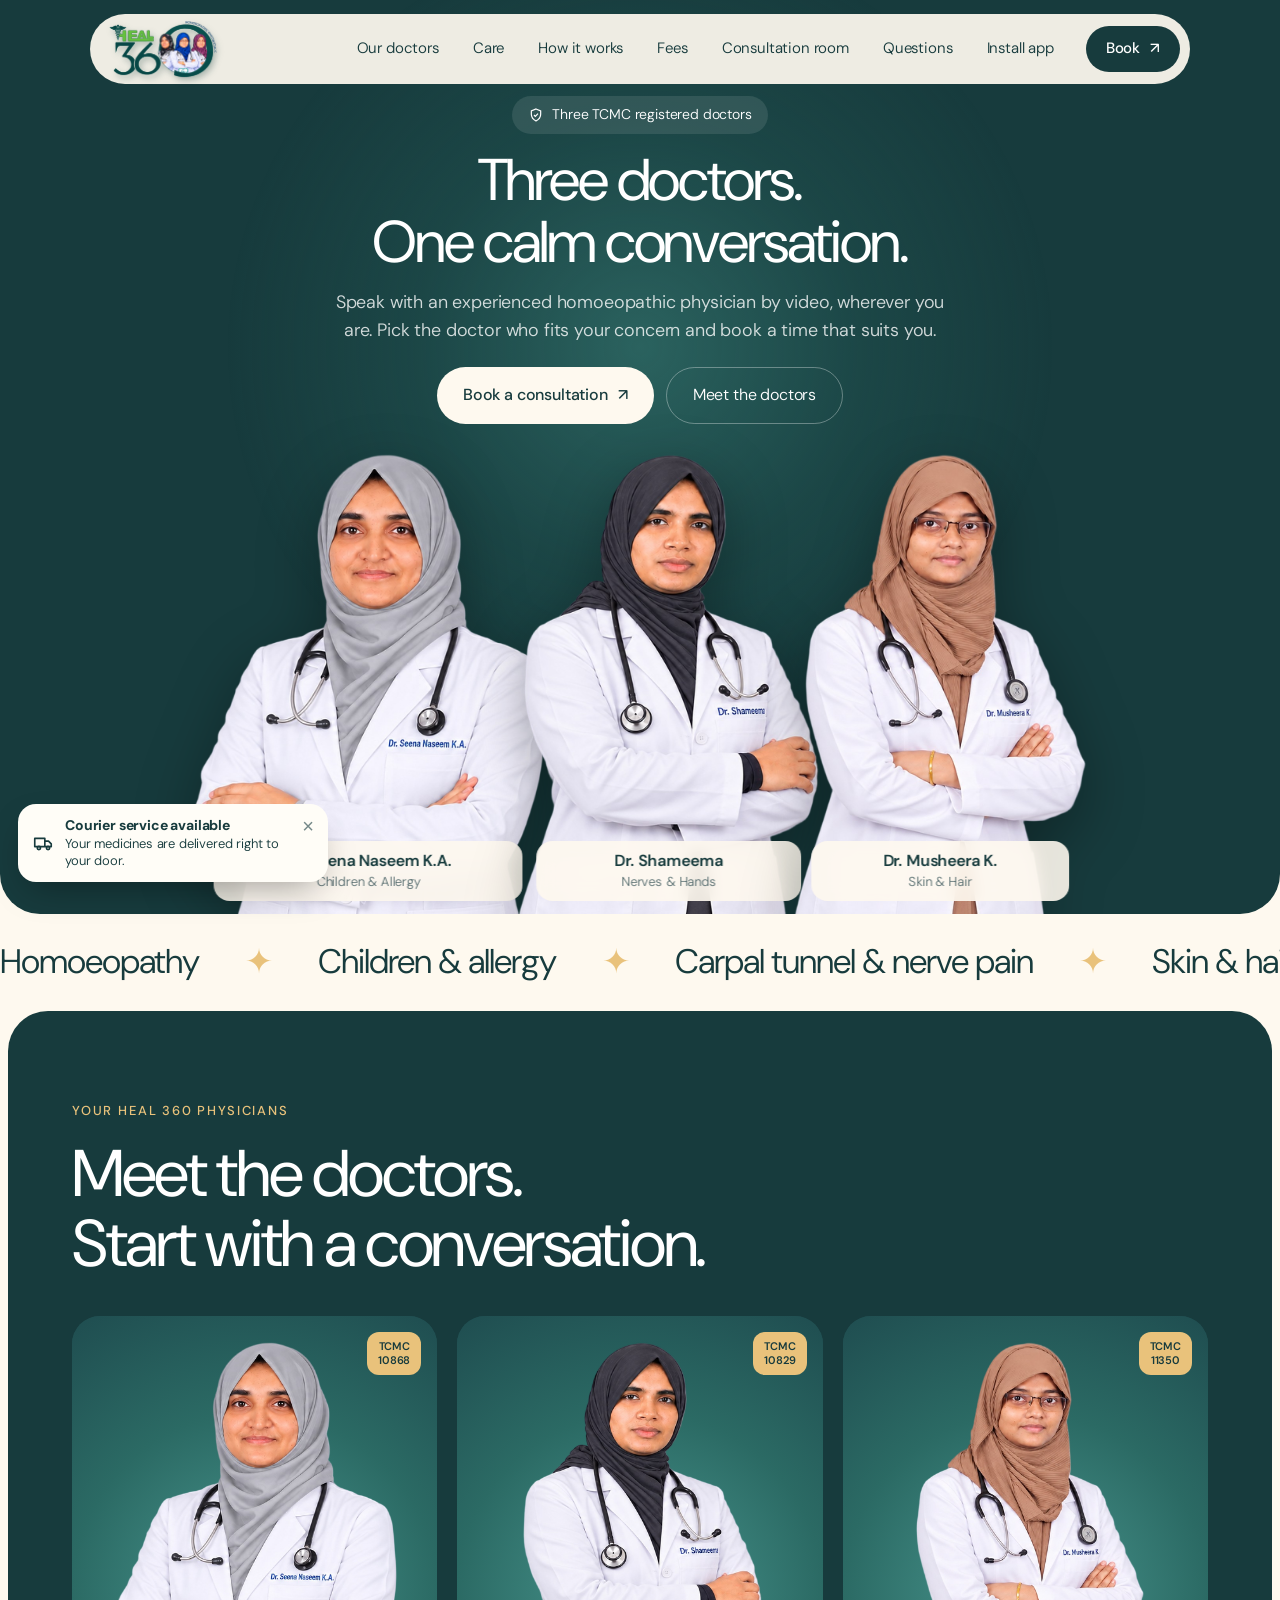
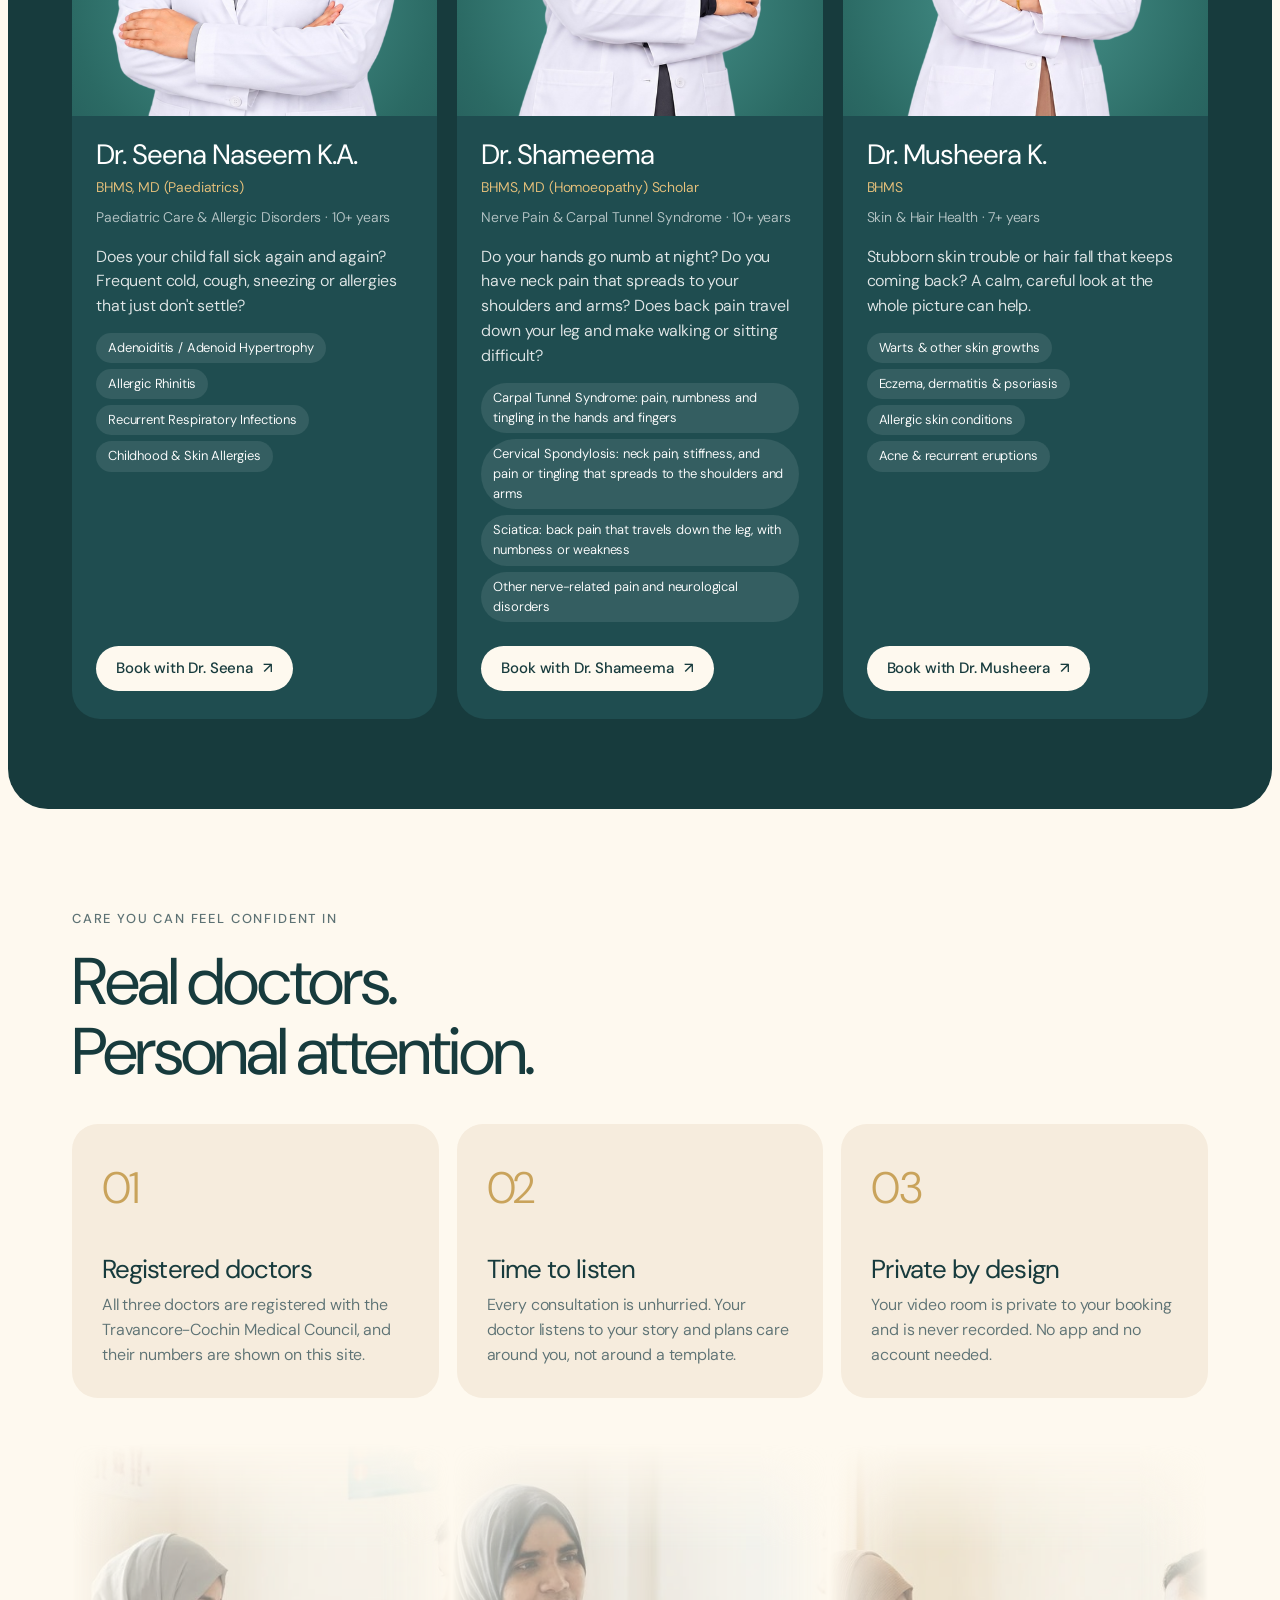
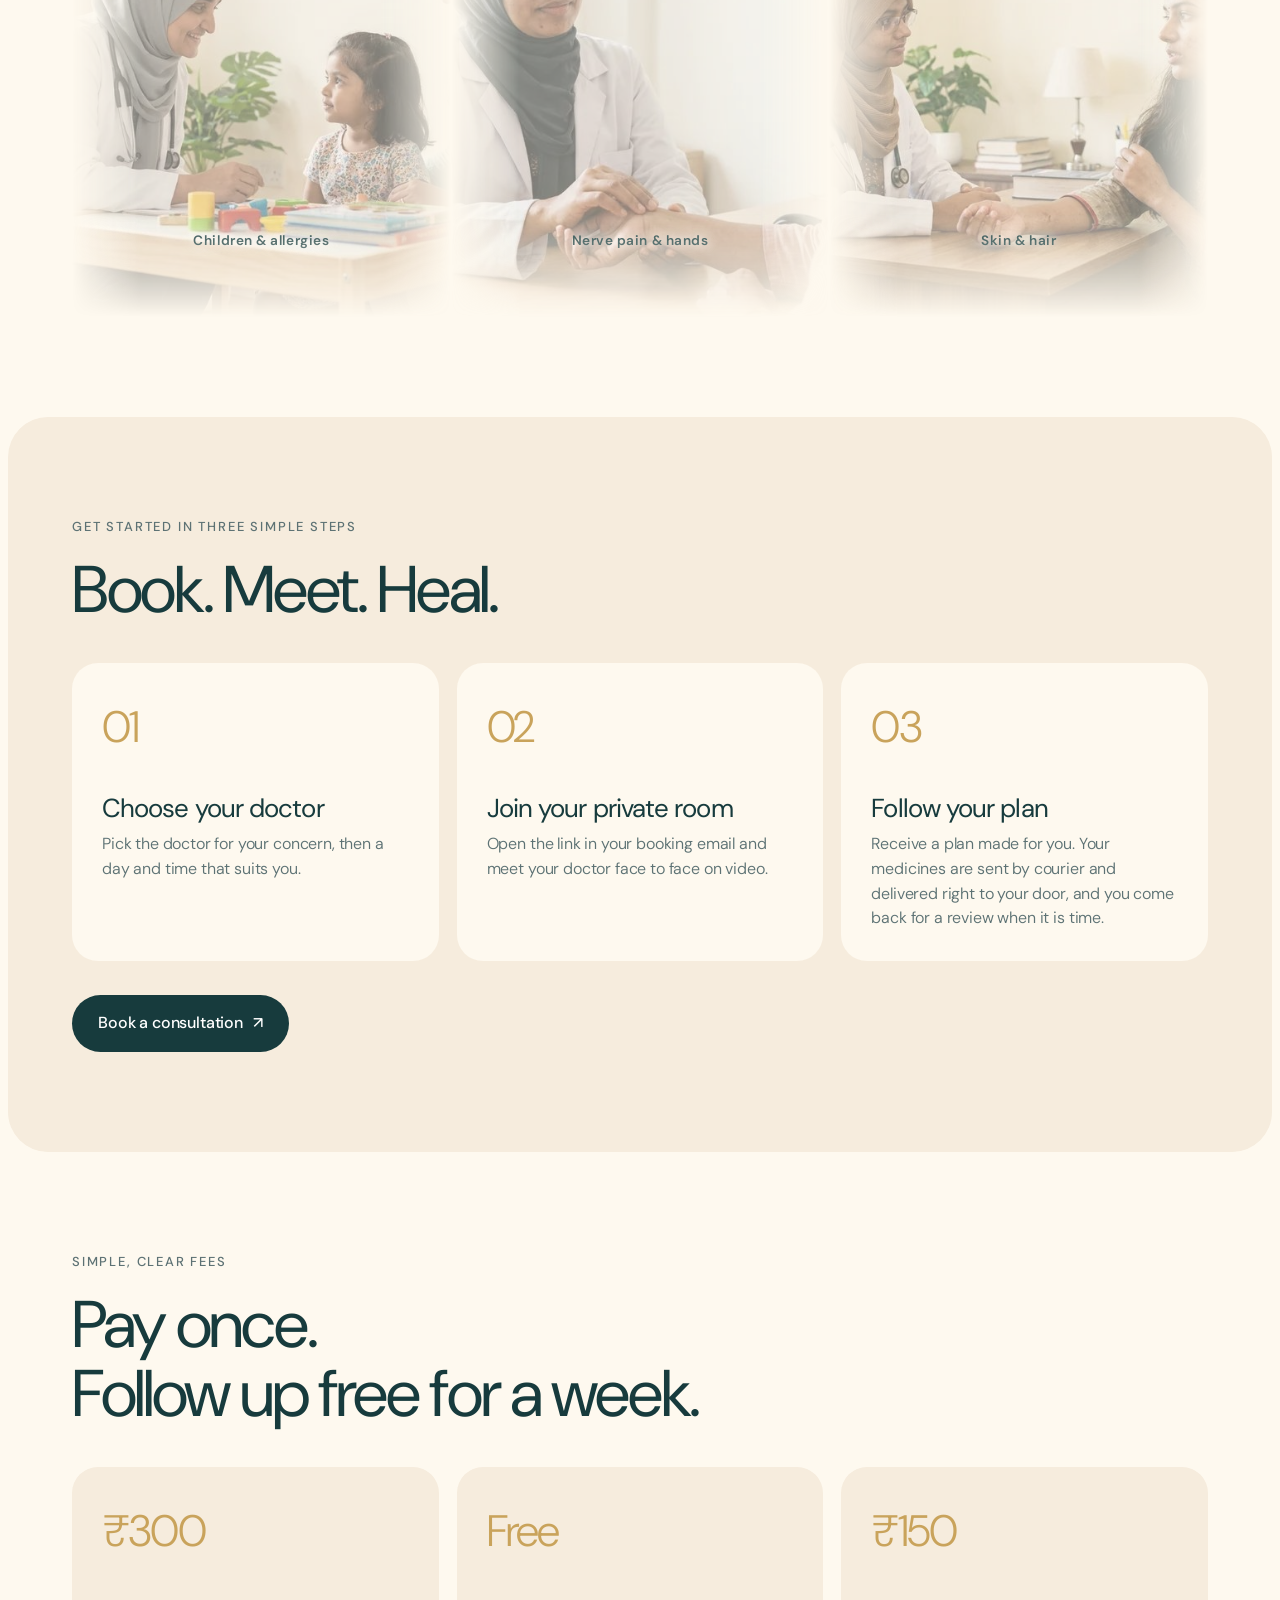
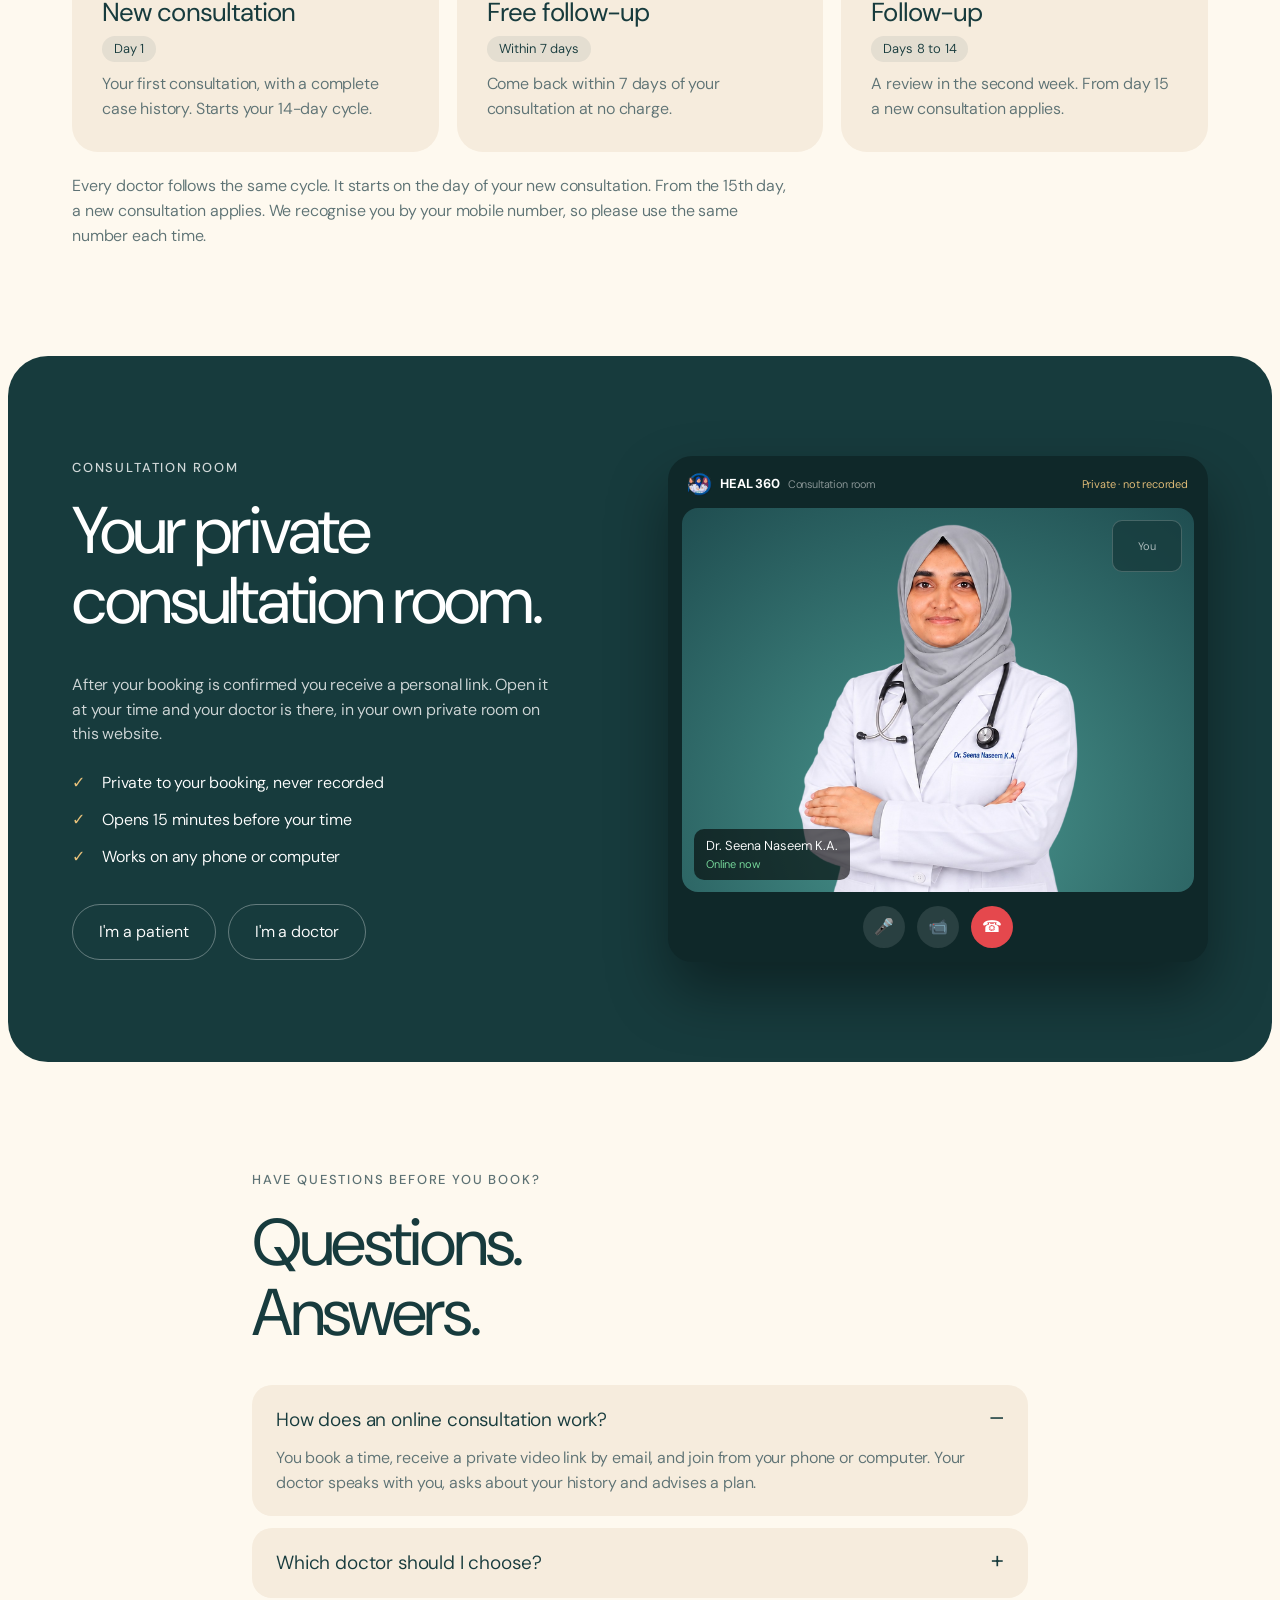
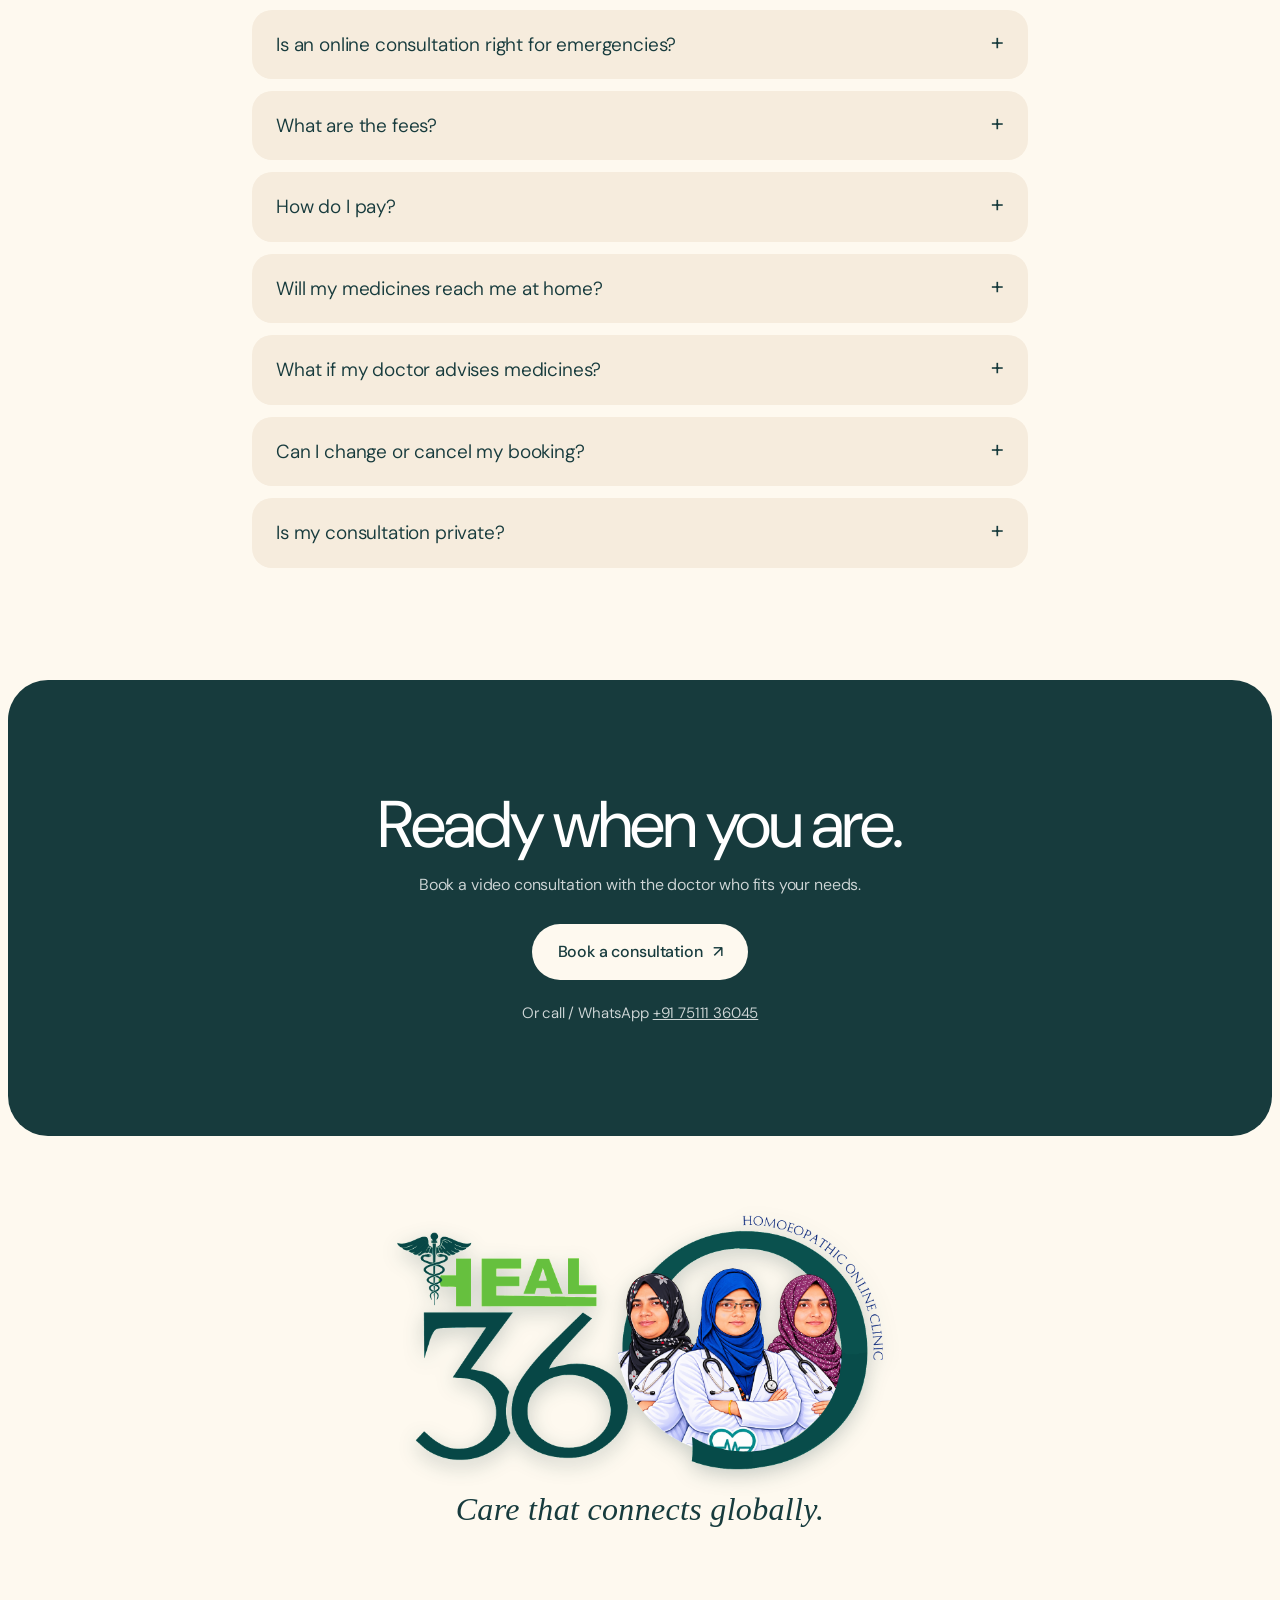
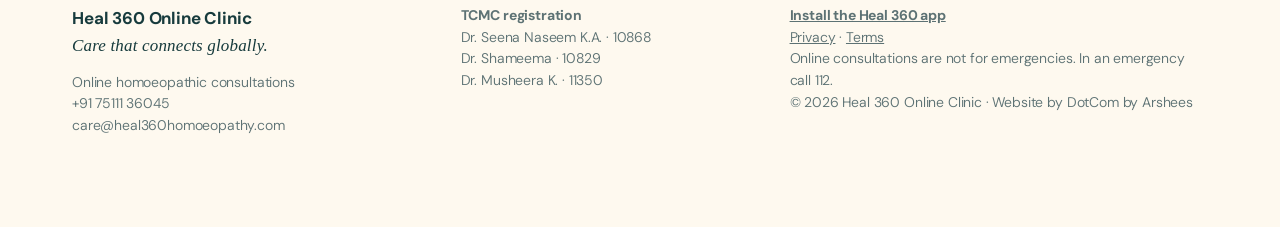
<file: index.html>
<!DOCTYPE html>
<html lang="en">
<head>
<meta charset="utf-8">
<meta name="viewport" content="width=device-width,initial-scale=1">
<title>Heal 360 Online Clinic | Online Homoeopathy Consultation with 3 Doctors</title>
<meta name="description" content="Online homoeopathy video consultation with Dr. Seena, Dr. Shameema or Dr. Musheera, TCMC registered doctors. ₹300, free follow-up within 7 days.">
<meta name="robots" content="index,follow,max-image-preview:large">
<link rel="canonical" href="https://www.heal360homoeopathy.com/">
<meta name="theme-color" content="#173B3D">
<link rel="preconnect" href="https://fonts.googleapis.com">
<link rel="preconnect" href="https://fonts.gstatic.com" crossorigin>
<link href="https://fonts.googleapis.com/css2?family=Google+Sans+Flex:wght@300;400;500;600&family=DM+Sans:wght@300;400;500;700&display=swap" rel="stylesheet">
<meta property="og:title" content="Heal 360 Online Clinic | Online Homoeopathy Consultation with 3 Doctors">
<meta property="og:description" content="Online homoeopathy video consultation with Dr. Seena, Dr. Shameema or Dr. Musheera, TCMC registered doctors. ₹300, free follow-up within 7 days.">
<meta property="og:type" content="website">
<meta property="og:url" content="https://www.heal360homoeopathy.com/">
<meta property="og:site_name" content="Heal 360 Online Clinic">
<meta property="og:locale" content="en_IN">
<meta property="og:image" content="https://www.heal360homoeopathy.com/logo-real/mark-512.png?v=2">
<meta name="twitter:card" content="summary">
<meta name="twitter:title" content="Heal 360 Online Clinic | Online Homoeopathy Consultation with 3 Doctors">
<meta name="twitter:description" content="Online homoeopathy video consultation with Dr. Seena, Dr. Shameema or Dr. Musheera, TCMC registered doctors. ₹300, free follow-up within 7 days.">
<script type="application/ld+json">{"@context":"https://schema.org","@graph":[{"@type":"MedicalClinic","@id":"https://www.heal360homoeopathy.com/#clinic","name":"Heal 360 Online Clinic","alternateName":"Heal 360 Homoeopathy Online Clinic","slogan":"Care that connects globally.","description":"Online homoeopathy video consultation with Dr. Seena, Dr. Shameema or Dr. Musheera, TCMC registered doctors. ₹300, free follow-up within 7 days.","url":"https://www.heal360homoeopathy.com/","logo":"https://www.heal360homoeopathy.com/logo-real/heal360-logo-transparent.png","image":"https://www.heal360homoeopathy.com/logo-real/mark-512.png","telephone":"+917511136045","email":"care@heal360homoeopathy.com","medicalSpecialty":"Homeopathic","priceRange":"₹150–₹300","areaServed":{"@type":"Country","name":"India"},"availableLanguage":["English","Malayalam"],"availableService":{"@type":"MedicalTherapy","name":"Online homoeopathic video consultation"},"employee":[{"@id":"https://www.heal360homoeopathy.com/#seena"},{"@id":"https://www.heal360homoeopathy.com/#shameema"},{"@id":"https://www.heal360homoeopathy.com/#musheera"}]},{"@type":"WebSite","url":"https://www.heal360homoeopathy.com/","name":"Heal 360 Online Clinic","inLanguage":"en"},{"@type":"Physician","name":"Dr. Seena Naseem K.A.","description":"BHMS, MD (Paediatrics). TCMC registration number 10868.","medicalSpecialty":"Homeopathic","identifier":{"@type":"PropertyValue","name":"TCMC registration number","value":"10868"},"image":"https://www.heal360homoeopathy.com/img/seena.png","url":"https://www.heal360homoeopathy.com/#doctors","worksFor":{"@id":"https://www.heal360homoeopathy.com/#clinic"},"@id":"https://www.heal360homoeopathy.com/#seena"},{"@type":"Physician","name":"Dr. Shameema","description":"BHMS, MD (Homoeopathy) Scholar. TCMC registration number 10829.","medicalSpecialty":"Homeopathic","identifier":{"@type":"PropertyValue","name":"TCMC registration number","value":"10829"},"image":"https://www.heal360homoeopathy.com/img/shameema.png","url":"https://www.heal360homoeopathy.com/#doctors","worksFor":{"@id":"https://www.heal360homoeopathy.com/#clinic"},"@id":"https://www.heal360homoeopathy.com/#shameema"},{"@type":"Physician","name":"Dr. Musheera K.","description":"BHMS. TCMC registration number 11350.","medicalSpecialty":"Homeopathic","identifier":{"@type":"PropertyValue","name":"TCMC registration number","value":"11350"},"image":"https://www.heal360homoeopathy.com/img/musheera.png","url":"https://www.heal360homoeopathy.com/#doctors","worksFor":{"@id":"https://www.heal360homoeopathy.com/#clinic"},"@id":"https://www.heal360homoeopathy.com/#musheera"}]}</script>
<link rel="icon" type="image/png" href="logo-real/favicon-64.png?v=2">
<link rel="manifest" href="manifest.webmanifest">
<link rel="apple-touch-icon" href="icons/icon-192.png">
<link rel="stylesheet" href="style.css?v=20261127g">
</head>
<body>

<header class="pill" id="top">
  <a class="brand" href="#top"><img class="navlogo" src="logo-real/heal360-logo-nav.png?v=5" width="460" height="242" alt="Heal 360 Homoeopathy Online Clinic. Care that connects globally."></a>
  <nav id="nav">
    <a href="#doctors">Our doctors</a>
    <a href="#care">Care</a>
    <a href="#steps">How it works</a>
    <a href="#fees">Fees</a>
    <a href="room.html">Consultation room</a>
    <a href="#faq">Questions</a>
    <a href="#" data-install hidden>Install app</a>
  </nav>
  <a class="go sm" href="#book" data-book>Book <i>&#8599;</i></a>
  <button class="burger" aria-label="Menu" onclick="document.getElementById('nav').classList.toggle('open')"><span></span><span></span></button>
</header>

<main>
<!-- HERO -->
<section class="hero">
  <div class="spot"></div>
  <div class="hero-in">
    <div class="hero-text">
      <p class="badge"><svg width="16" height="16" viewBox="0 0 24 24" fill="none" stroke="currentColor" stroke-width="1.8"><path d="M12 3l7 3v5c0 4.5-3 8-7 10-4-2-7-5.5-7-10V6z"/><path d="M9 12l2 2 4-4"/></svg> Three TCMC registered doctors</p>
      <h1>Three doctors.<br>One calm conversation.</h1>
      <p class="lead">Speak with an experienced homoeopathic physician by video, wherever you are. Pick the doctor who fits your concern and book a time that suits you.</p>
      <div class="cta">
        <a class="go" href="#book" data-book>Book a consultation <i>&#8599;</i></a>
        <a class="ghost" href="#doctors">Meet the doctors</a>
      </div>
    </div>
  </div>
  <div class="trio" id="trio"></div>
</section>

<!-- marquee -->
<div class="marq" aria-hidden="true"><div class="track">
  <span>Homoeopathy</span><span>Children &amp; allergy</span><span>Carpal tunnel &amp; nerve pain</span><span>Skin &amp; hair</span><span>TCMC registered doctors</span><span>Private video consultation</span>
  <span>Homoeopathy</span><span>Children &amp; allergy</span><span>Carpal tunnel &amp; nerve pain</span><span>Skin &amp; hair</span><span>TCMC registered doctors</span><span>Private video consultation</span>
</div></div>

<!-- DOCTORS -->
<section class="docs" id="doctors">
  <div class="wrap">
    <p class="eyebrow">Your Heal 360 physicians</p>
    <h2 class="light">Meet the doctors.<br>Start with a conversation.</h2>
    <div class="dgrid" id="dgrid"></div>
  </div>
</section>

<!-- CARE -->
<section class="care" id="care">
  <div class="wrap">
    <p class="eyebrow dark">Care you can feel confident in</p>
    <h2>Real doctors.<br>Personal attention.</h2>
    <div class="cgrid">
      <article class="cc reveal"><b>01</b><h3>Registered doctors</h3><p>All three doctors are registered with the Travancore-Cochin Medical Council, and their numbers are shown on this site.</p></article>
      <article class="cc reveal"><b>02</b><h3>Time to listen</h3><p>Every consultation is unhurried. Your doctor listens to your story and plans care around you, not around a template.</p></article>
      <article class="cc reveal"><b>03</b><h3>Private by design</h3><p>Your video room is private to your booking and is never recorded. No app and no account needed.</p></article>
    </div>
    <div class="faded" aria-hidden="true">
      <figure><img src="img/consult-seena.jpg" alt="" loading="lazy"><figcaption>Children &amp; allergies</figcaption></figure>
      <figure><img src="img/consult-shameema.jpg" alt="" loading="lazy"><figcaption>Nerve pain &amp; hands</figcaption></figure>
      <figure><img src="img/consult-musheera.jpg" alt="" loading="lazy"><figcaption>Skin &amp; hair</figcaption></figure>
    </div>
  </div>
</section>

<!-- STEPS -->
<section class="steps" id="steps">
  <div class="wrap">
    <p class="eyebrow dark">Get started in three simple steps</p>
    <h2>Book. Meet. Heal.</h2>
    <div class="srow">
      <div class="st reveal"><span>01</span><h3>Choose your doctor</h3><p>Pick the doctor for your concern, then a day and time that suits you.</p></div>
      <div class="st reveal"><span>02</span><h3>Join your private room</h3><p>Open the link in your booking email and meet your doctor face to face on video.</p></div>
      <div class="st reveal"><span>03</span><h3>Follow your plan</h3><p>Receive a plan made for you. Your medicines are sent by courier and delivered right to your door, and you come back for a review when it is time.</p></div>
    </div>
    <a class="go dark" href="#book" data-book>Book a consultation <i>&#8599;</i></a>
  </div>
</section>

<!-- FEES -->
<section class="fees" id="fees">
  <div class="wrap">
    <p class="eyebrow dark">Simple, clear fees</p>
    <h2>Pay once.<br>Follow up free for a week.</h2>
    <div class="cgrid" id="feegrid"></div>
    <p class="feenote">Every doctor follows the same cycle. It starts on the day of your new consultation. From the 15th day, a new consultation applies. We recognise you by your mobile number, so please use the same number each time.</p>
  </div>
</section>

<!-- ROOM -->
<section class="room" id="room">
  <div class="wrap room-in">
    <div class="room-text reveal">
      <p class="eyebrow">Consultation room</p>
      <h2 class="light">Your private<br>consultation room.</h2>
      <p>After your booking is confirmed you receive a personal link. Open it at your time and your doctor is there, in your own private room on this website.</p>
      <ul class="ticks"><li>Private to your booking, never recorded</li><li>Opens 15 minutes before your time</li><li>Works on any phone or computer</li></ul>
      <div class="room-who">
        <button class="ghost" type="button" id="rwPatient">I'm a patient</button>
        <a class="ghost" href="doctor.html?next=room" id="rwDoctor">I'm a doctor</a>
      </div>
      <form class="room-link" id="rwForm" hidden>
        <label for="rwLink">Paste the consultation link from your booking email</label>
        <div><input id="rwLink" type="text" inputmode="url" placeholder="https://…/room.html?…" autocomplete="off"><button class="ghost" type="submit">Join</button></div>
        <p id="rwErr" role="alert"></p>
        <small>Can't find it? Open your booking email and tap <b>Consultation room</b>, or use <b>Change or cancel</b> on the booking page. The room opens 15 minutes before your time.</small>
      </form>
    </div>
    <div class="room-demo reveal" aria-hidden="true">
      <div class="rd-bar"><img src="logo-real/globe-mark.png" alt="" width="24" height="24"><b>HEAL 360</b><small>Consultation room</small><span>Private &middot; not recorded</span></div>
      <div class="rd-stage"><img id="rdimg" src="img/seena.png" alt=""><div class="rd-name" id="rdname">Dr. Seena Naseem K.A.<small>Online now</small></div><div class="rd-me"><em>You</em></div></div>
      <div class="rd-ctl"><i>&#127908;</i><i>&#128249;</i><i class="end">&#9742;</i></div>
    </div>
  </div>
</section>

<!-- FAQ -->
<section class="faq" id="faq">
  <div class="wrap narrow">
    <p class="eyebrow dark">Have questions before you book?</p>
    <h2>Questions.<br>Answers.</h2>
    <details open><summary>How does an online consultation work?</summary><p>You book a time, receive a private video link by email, and join from your phone or computer. Your doctor speaks with you, asks about your history and advises a plan.</p></details>
    <details><summary>Which doctor should I choose?</summary><p>Dr. Seena is the specialist for children and allergies, Dr. Shameema for nerve pain, carpal tunnel syndrome, neck pain and sciatica, and Dr. Musheera for skin and hair health. If you are unsure, send a WhatsApp message and we will guide you.</p></details>
    <details><summary>Is an online consultation right for emergencies?</summary><p>No. Online consultations are not for emergencies. In an emergency, call your local emergency number (112 in India) or go to the nearest hospital.</p></details>
    <details><summary>What are the fees?</summary><p>A new consultation is &#8377;300. A follow-up within 7 days of your consultation is free, and a follow-up on days 8 to 14 is &#8377;150. From the 15th day a new consultation applies.</p></details>
    <details><summary>How do I pay?</summary><p>You pay by UPI while booking. Scan the QR code or tap Pay in your UPI app, and the payment goes straight to your doctor. Your doctor confirms the booking after seeing the payment.</p></details>
    <details><summary>Will my medicines reach me at home?</summary><p>Yes. We offer a courier service, so your medicines are delivered right to your door.</p></details>
    <details><summary>What if my doctor advises medicines?</summary><p>Your doctor adds the medicine amount for you. You then receive a payment link by email, and the payment goes to that doctor's own UPI. Your booking page shows the amount and lets you tell us when you have paid.</p></details>
    <details><summary>Can I change or cancel my booking?</summary><p>Yes. Use the Change or cancel link in your booking email. Changes close a short time before the consultation, so please do it early.</p></details>
    <details><summary>Is my consultation private?</summary><p>Yes. Your video room is private to your booking and the call is not recorded.</p></details>
  </div>
</section>

<section class="final" id="book">
  <div class="wrap center">
    <h2 class="light">Ready when you are.</h2>
    <p>Book a video consultation with the doctor who fits your needs.</p>
    <a class="go" href="#book" data-book>Book a consultation <i>&#8599;</i></a>
    <p class="call">Or call / WhatsApp <a href="tel:+917511136045">+91 75111 36045</a></p>
  </div>
</section>
<section class="brandband" aria-label="Heal 360">
  <div class="wrap"><img src="logo-real/heal360-logo-transparent.png?v=5" alt="Heal 360 Homoeopathy Online Clinic" width="1100" height="579" loading="lazy"><p class="slogan">Care that connects globally.</p></div>
</section>
</main>

<footer>
  <div class="wrap foot">
    <div><b class="fname">Heal 360 Online Clinic</b><span class="slogan sm">Care that connects globally.</span><p>Online homoeopathic consultations<br><a href="tel:+917511136045">+91 75111 36045</a><br><a href="mailto:care@heal360homoeopathy.com">care@heal360homoeopathy.com</a></p></div>
    <div class="regs"><b>TCMC registration</b><br>Dr. Seena Naseem K.A. · 10868<br>Dr. Shameema · 10829<br>Dr. Musheera K. · 11350</div>
    <div class="small"><a href="#" data-install hidden><b>Install the Heal 360 app</b></a><br><a href="privacy.html">Privacy</a> &middot; <a href="terms.html">Terms</a><br>Online consultations are not for emergencies. In an emergency call 112.<br>© 2026 Heal 360 Online Clinic · Website by DotCom by Arshees</div>
  </div>
</footer>

<a class="wa" href="https://wa.me/917511136045" aria-label="WhatsApp the clinic" target="_blank" rel="noopener">WhatsApp</a>

<script>document.write('<script src="config.js?v='+Date.now()+'"><\/script>')</script>
<script src="script.js"></script>
<script src="qrcode.js"></script>
<script src="booking.js"></script>
<script src="install.js"></script>
<script>
(function(){try{var T=(window.SITE&&SITE.consultations&&SITE.consultations.types)||[],g=document.getElementById("feegrid");if(!g)return;
var by=function(k){return T.filter(function(x){return x.calSlug===k})[0]||{fee:0}};
var cards=[["New consultation","\u20B9"+by("online-video-consultation").fee,"Day 1","Your first consultation, with a complete case history. Starts your 14-day cycle."],["Free follow-up","Free","Within 7 days","Come back within 7 days of your consultation at no charge."],["Follow-up","\u20B9"+by("follow-up-paid").fee,"Days 8 to 14","A review in the second week. From day 15 a new consultation applies."]];
g.innerHTML=cards.map(function(c){return '<article class="cc reveal in"><b>'+c[1]+'</b><h3>'+c[0]+'</h3><p><span class="chip2">'+c[2]+'</span><br>'+c[3]+'</p></article>'}).join("")}catch(e){}})();
</script>
<script>
(function(){
  var b=document.getElementById("rwPatient"),f=document.getElementById("rwForm"),i=document.getElementById("rwLink"),e=document.getElementById("rwErr");
  if(!b||!f)return;
  b.onclick=function(){f.hidden=!f.hidden;if(!f.hidden)i.focus();};
  f.onsubmit=function(ev){ev.preventDefault();e.textContent="";
    var v=i.value.trim(),m=v.match(/room\.html\?([^\s#]+)/);
    if(!m){e.textContent="That doesn't look like a consultation link. Please paste the whole link from your email.";return;}
    location.href="room.html?"+m[1];};
})();
</script>
<div class="fbadge" id="fbadge" role="note"><svg width="22" height="22" viewBox="0 0 24 24" fill="none" stroke="currentColor" stroke-width="1.8" stroke-linecap="round" stroke-linejoin="round" aria-hidden="true"><path d="M3 7h11v9H3zM14 10h4l3 3v3h-7z"/><circle cx="7.5" cy="17.5" r="1.8"/><circle cx="17.5" cy="17.5" r="1.8"/></svg><span><b>Courier service available</b>Your medicines are delivered right to your door.</span><button type="button" aria-label="Close" onclick="document.getElementById('fbadge').remove()">&times;</button></div>
</body>
</html>
</file>
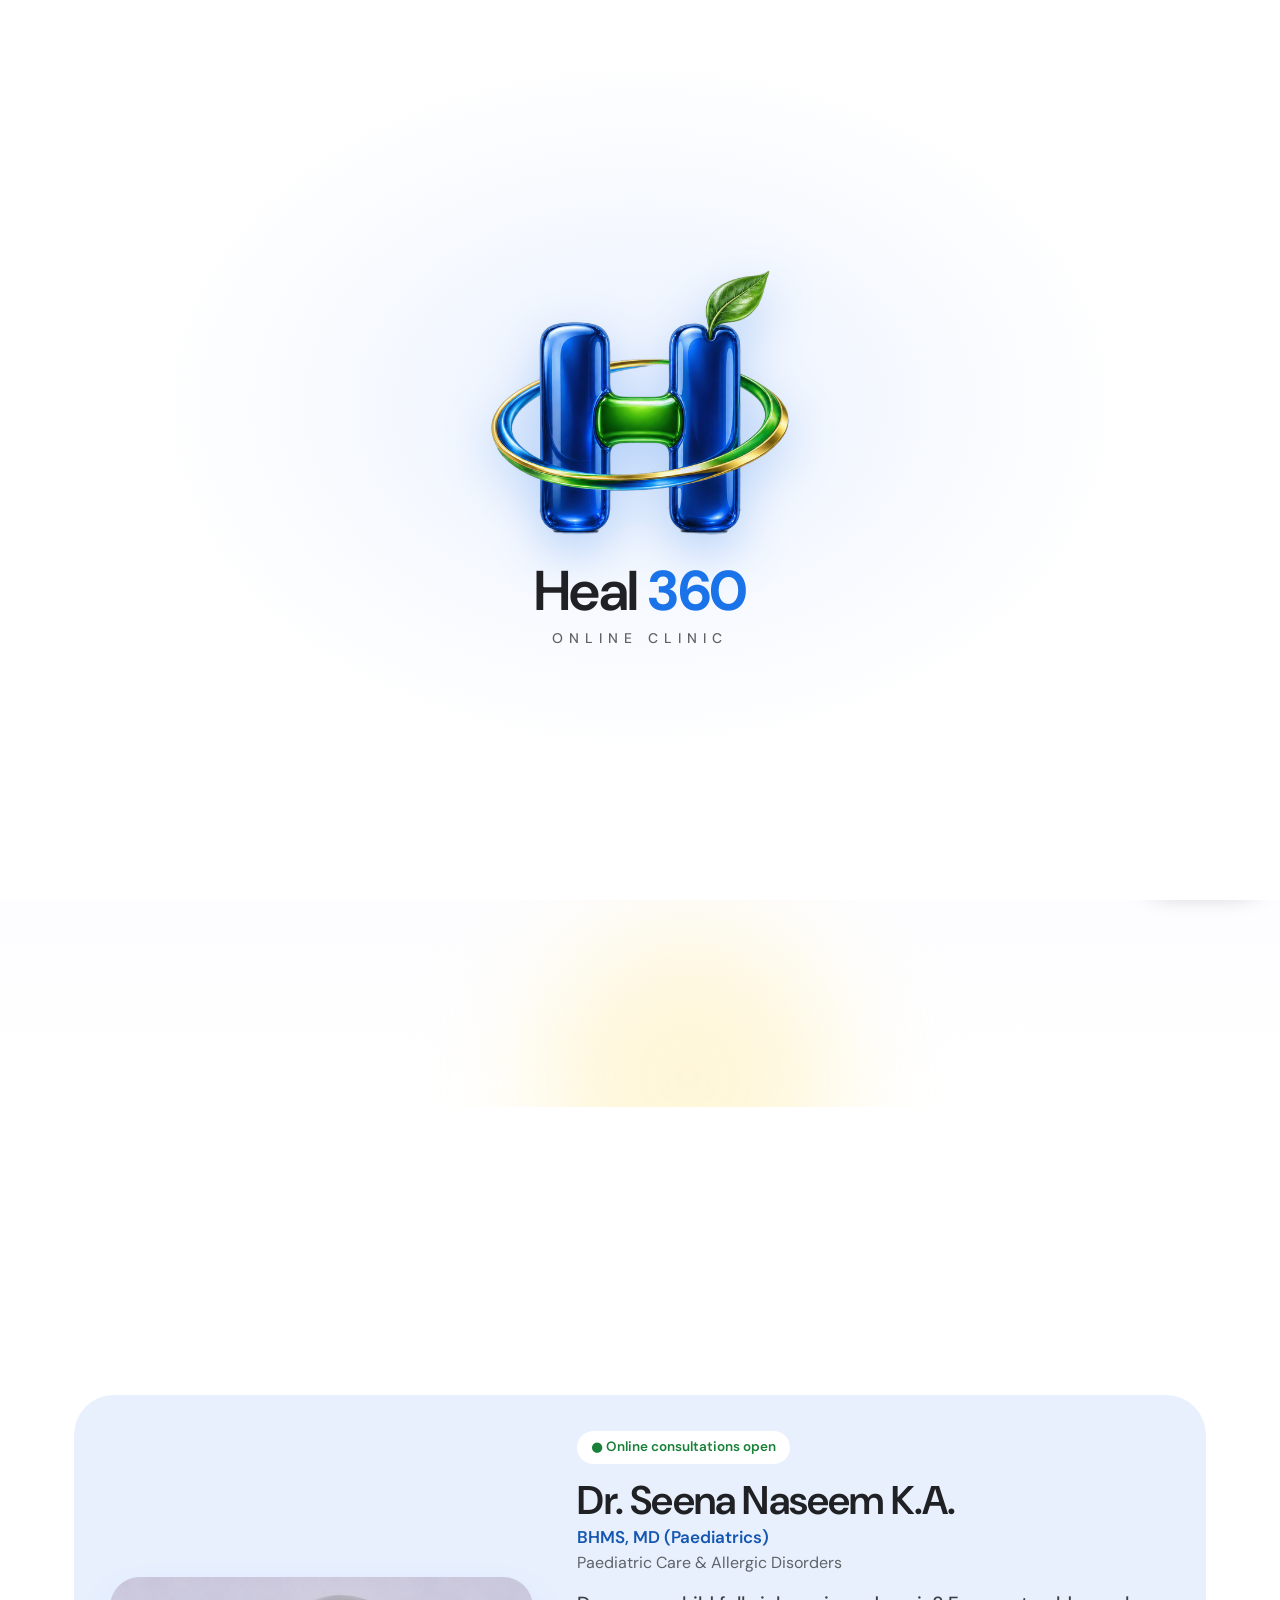
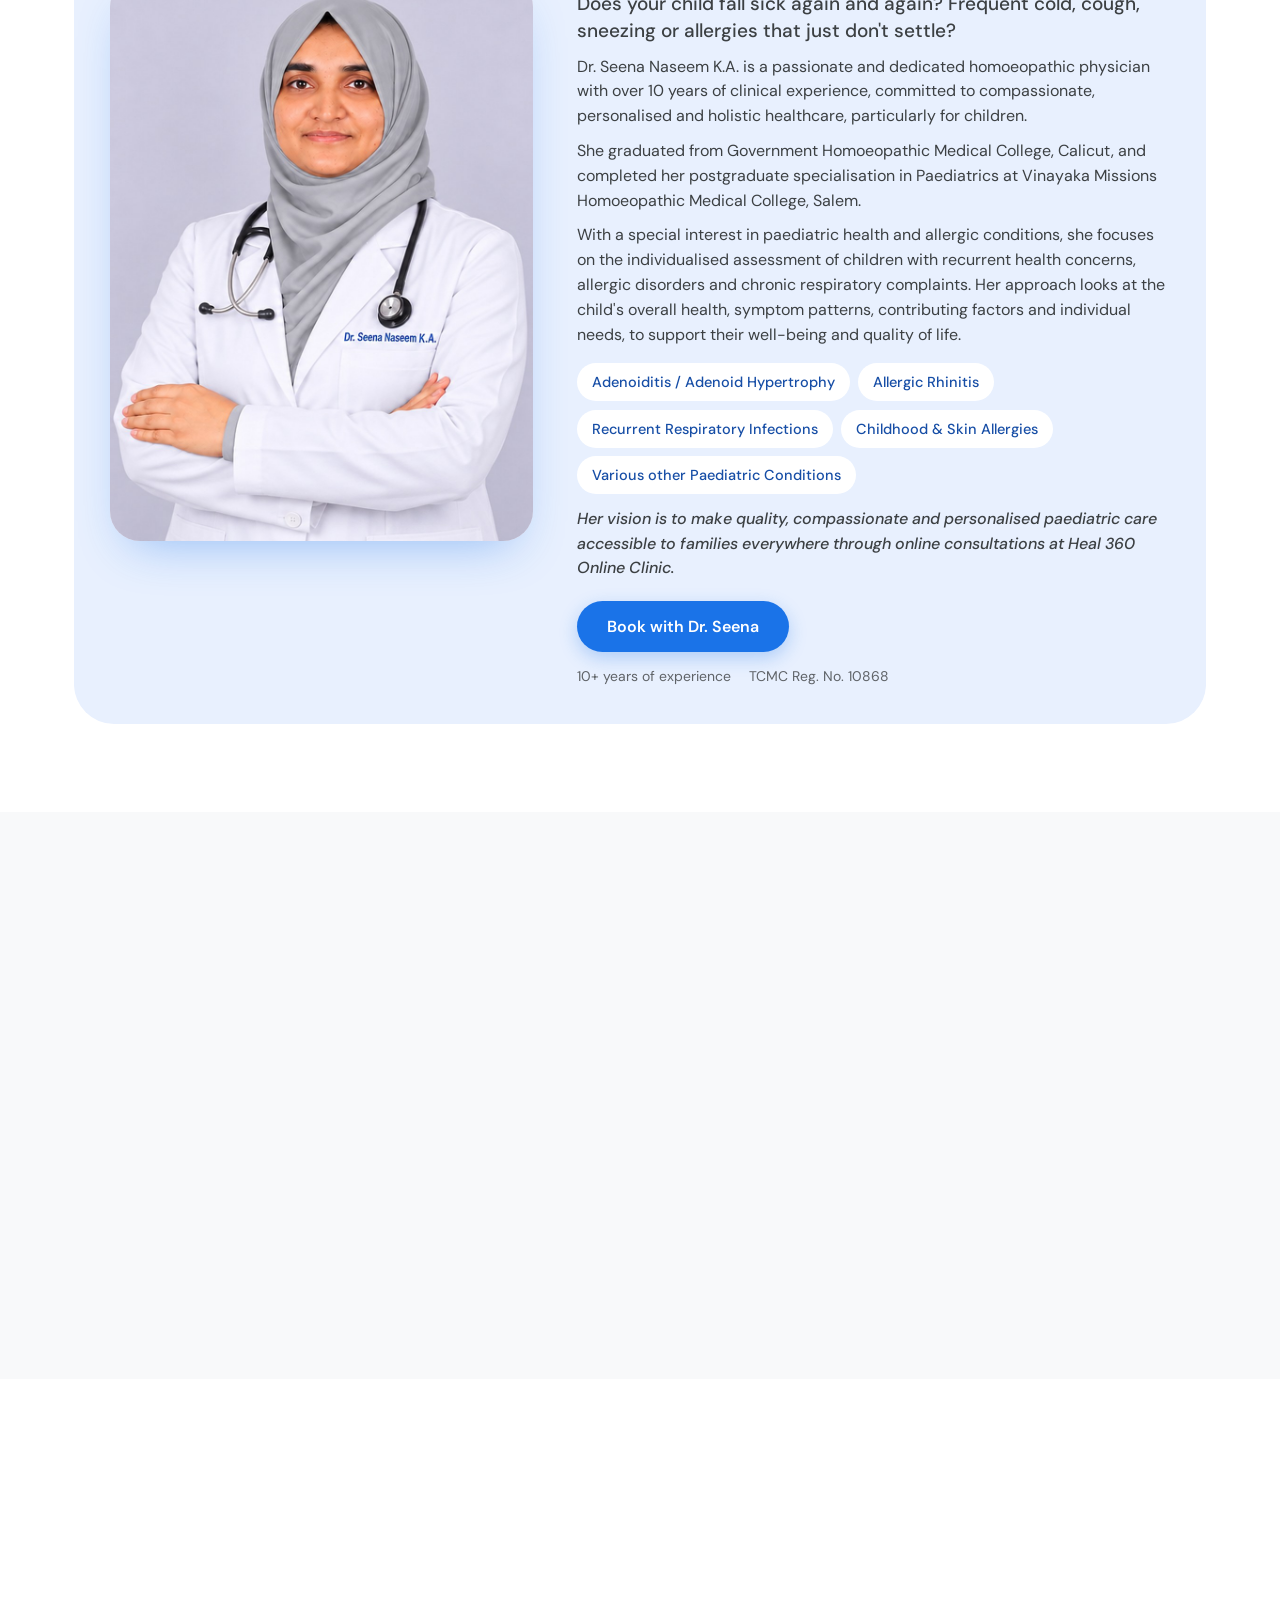
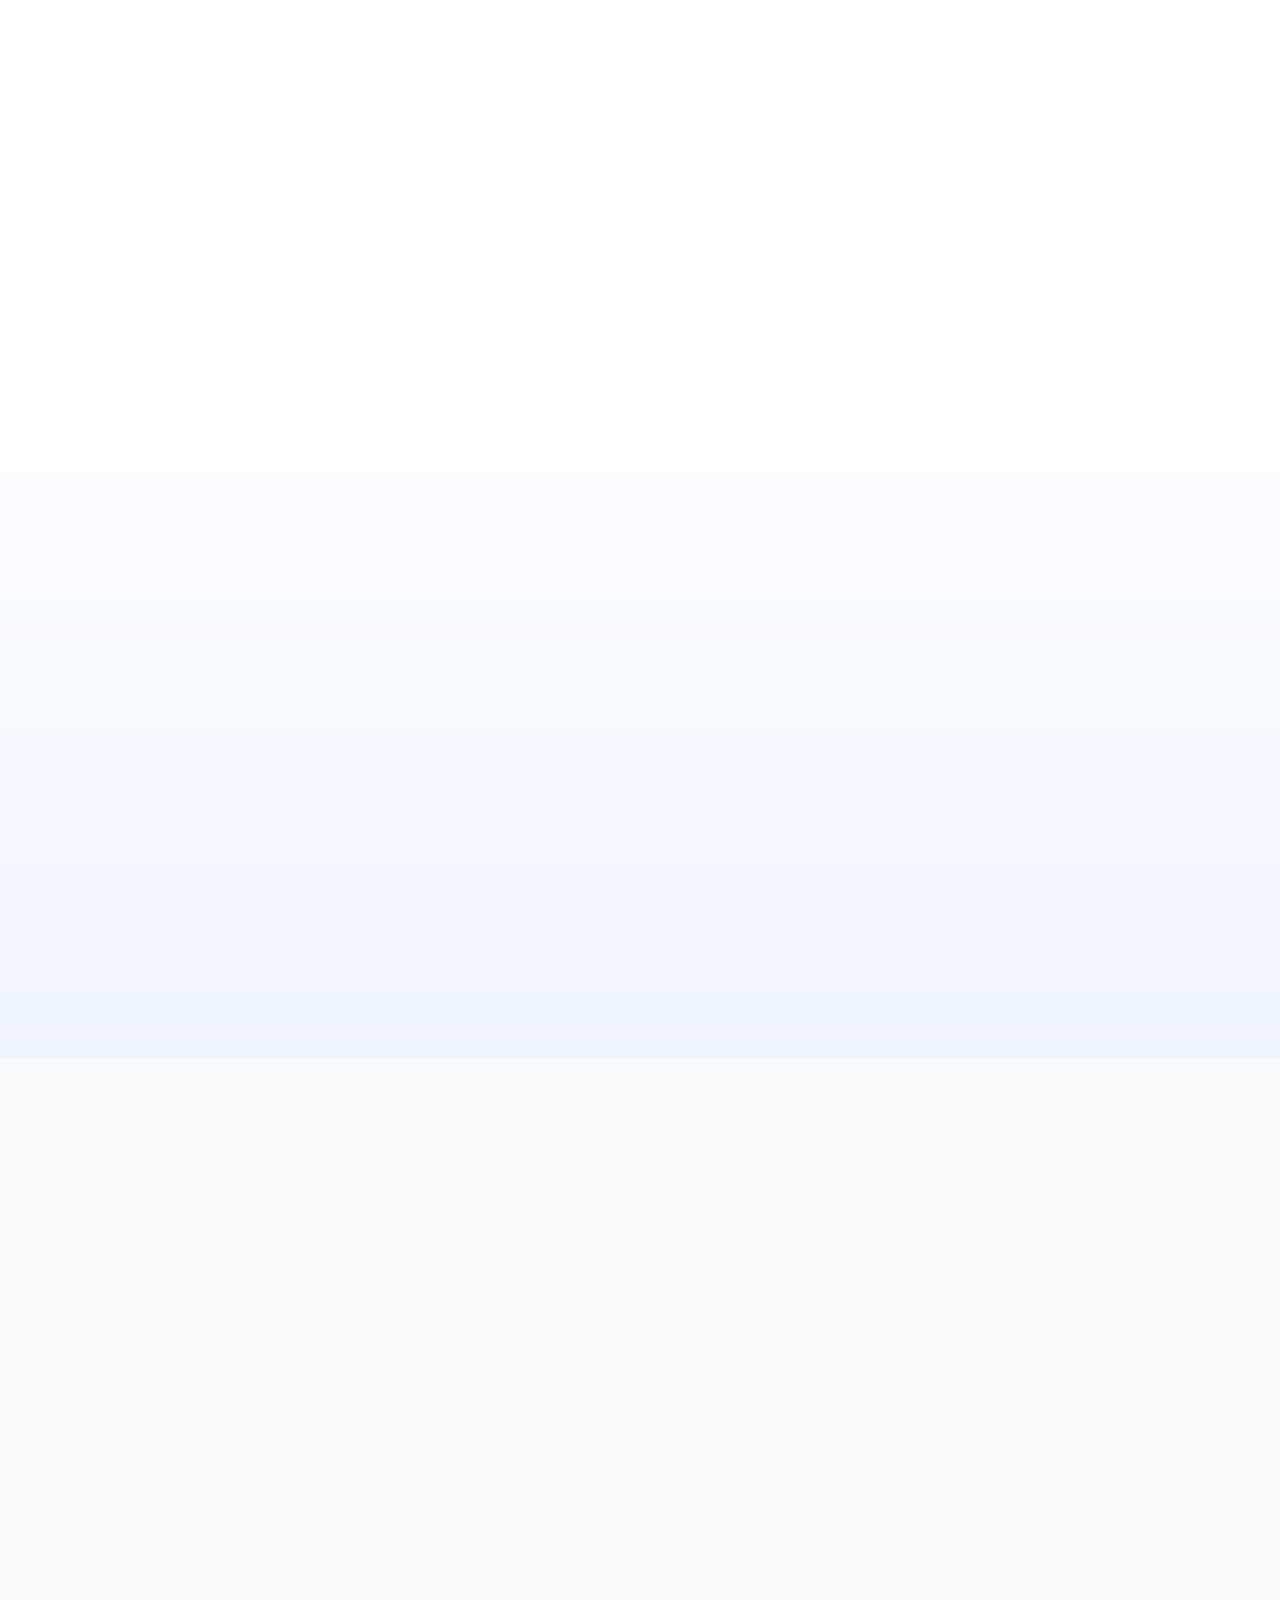
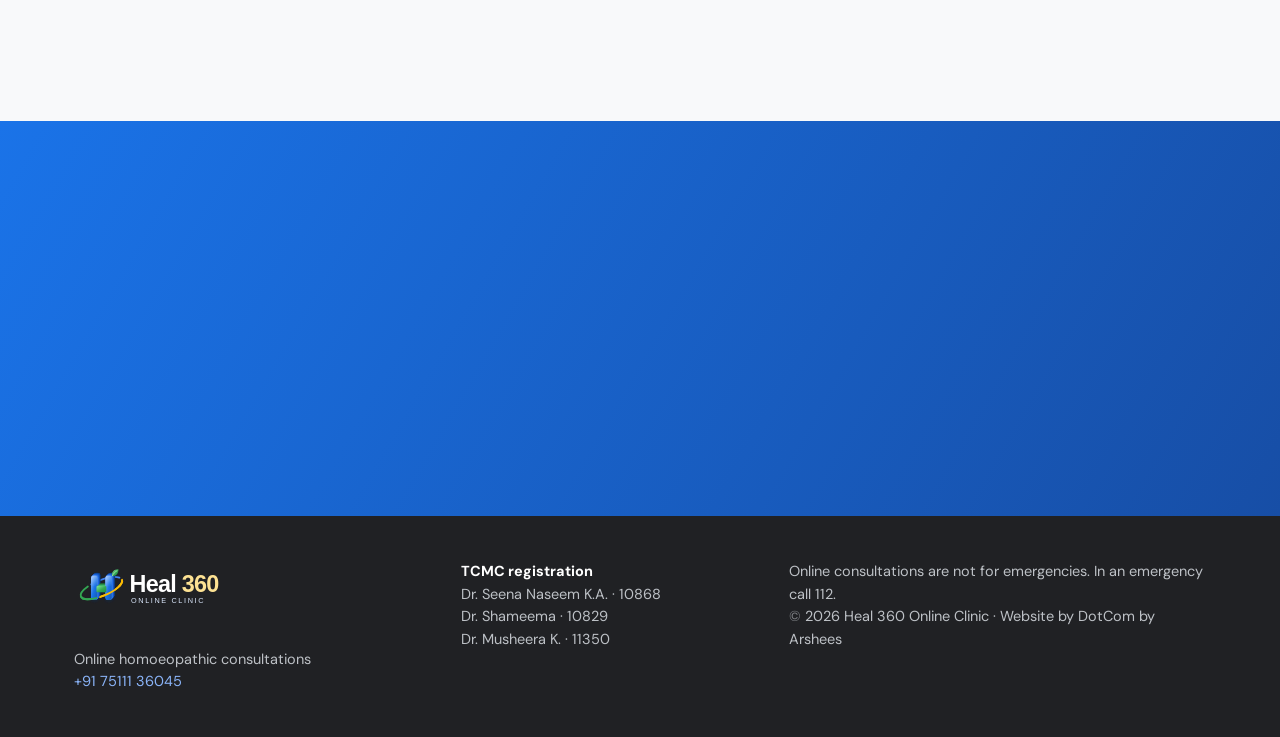
<file: design-1/index.html>
<!DOCTYPE html>
<html lang="en">
<head>
<meta charset="utf-8">
<meta name="viewport" content="width=device-width,initial-scale=1">
<title>Heal 360 Online Clinic | Online Homoeopathy Consultation with Dr. Seena, Dr. Shameema &amp; Dr. Musheera</title>
<meta name="description" content="Heal 360 Online Clinic: online video consultation with three experienced homoeopathic doctors for children and allergies, carpal tunnel and nerve pain, skin and hair health.">
<meta name="robots" content="noindex,nofollow"><!-- preview only: remove when the real domain goes live -->
<meta name="theme-color" content="#1a73e8">
<link rel="preconnect" href="https://fonts.googleapis.com">
<link rel="preconnect" href="https://fonts.gstatic.com" crossorigin>
<link href="https://fonts.googleapis.com/css2?family=Google+Sans+Flex:wght@400;500;600;700&family=DM+Sans:wght@400;500;700&display=swap" rel="stylesheet">
<link rel="manifest" href="manifest.webmanifest">
<link rel="icon" type="image/png" href="logo-real/favicon-64.png">
<link rel="stylesheet" href="style.css">
</head>
<body>

<div id="splash" aria-hidden="true">
  <div class="sp-in"><img class="sp-real" src="logo-real/mark-512.png" alt="">
    <div class="sp-name">Heal <b>360</b></div>
    <div class="sp-sub">ONLINE CLINIC</div>
  </div>
</div>

<div class="progress" id="prog"></div>
<header class="top" id="top">
  <a class="brand" href="#top" aria-label="Heal 360 Online Clinic">
    <img class="mk" src="logo-real/mark-256.png" alt="" width="52" height="52">
    <span>Heal <b>360</b><small>Online Clinic</small></span>
  </a>
  <nav id="nav">
    <a href="#doctors">Our doctors</a>
    <a href="#care">Why Heal 360</a>
    <a href="#steps">How it works</a>
    <a href="room.html">Consultation room</a>
    <a href="#faq">Questions</a>
  </nav>
  <a class="btn sm" href="#book" data-book>Book a consultation</a>
  <button class="burger" aria-label="Menu" onclick="document.getElementById('nav').classList.toggle('open')"><span></span><span></span></button>
</header>

<main>
<!-- HERO: three equal heroes -->
<section class="hero">
  <i class="blob b1"></i><i class="blob b2"></i><i class="blob b3"></i>
  <div class="hero-text reveal">
    <p class="eyebrow">Online homoeopathy · from your home</p>
    <h1>Three doctors who truly listen.<br><span>One calm place to heal.</span></h1>
    <p class="lead">Talk to an experienced homoeopathic physician by video, wherever you are. Clear guidance, personal attention, and a plan made for you.</p>
    <div class="cta">
      <a class="btn" href="#book" data-book>Book a consultation</a>
      <a class="link" href="#doctors">Meet the doctors <span>→</span></a>
    </div>
  </div>

  <div class="trio" id="trio"></div>
  <p class="trio-note reveal">Over <b class="cnt" data-to="27">27</b> years of clinical experience between our three doctors · Government Homoeopathic Medical College graduates · TCMC registered doctors</p>
</section>

<!-- DOCTORS: tab selector like the reference -->
<section class="doctors" id="doctors">
  <div class="wrap">
    <h2 class="reveal">Meet your doctor</h2>
    <p class="sub reveal">Each doctor has a special interest. Choose the one who fits your concern.</p>
    <div class="tabs reveal" id="tabs" role="tablist"></div>
    <div class="panel" id="panel" aria-live="polite"></div>
  </div>
</section>

<!-- WHY -->
<section class="care" id="care">
  <div class="wrap">
    <h2 class="reveal">Easily connect with the care you need</h2>
    <div class="cards">
      <article class="card reveal"><div class="ic">▶</div><h3>Video consultation at home</h3><p>See your doctor face to face from your phone or computer. No travel, no waiting room.</p></article>
      <article class="card reveal"><div class="ic">◎</div><h3>Time to be heard</h3><p>Your doctor listens to your story, health history and daily routine before planning anything.</p></article>
      <article class="card reveal"><div class="ic">✚</div><h3>A plan made for you</h3><p>Personalised homoeopathic treatment, based on you as a whole person and not only the symptom.</p></article>
      <article class="card reveal"><div class="ic">♥</div><h3>Families welcome</h3><p>Parents can consult for their children, with gentle guidance that fits family life.</p></article>
    </div>
  </div>
</section>

<!-- STEPS -->
<section class="steps" id="steps">
  <div class="wrap">
    <h2 class="reveal">Three simple steps</h2>
    <div class="step-row reveal">
      <div class="step reveal"><b>1</b><h3>Choose</h3><p>Pick your doctor and a time that suits you.</p></div>
      <div class="step reveal"><b>2</b><h3>Consult</h3><p>Join your private video room from the link you receive.</p></div>
      <div class="step reveal"><b>3</b><h3>Heal</h3><p>Follow your personal plan and come back for review.</p></div>
    </div>
    <div class="center reveal"><a class="btn" href="#book" data-book>Book a consultation</a></div>
  </div>
</section>

<!-- FAQ -->
<section class="room" id="room">
  <div class="wrap room-in">
    <div class="room-text reveal">
      <span class="eyebrow">Consultation room</span>
      <h2>Your private consultation room</h2>
      <p>After your booking is confirmed, you receive a personal link. Open it at your time and your doctor is there, face to face, in your own private room on this website. No app and no account.</p>
      <ul class="room-ticks">
        <li>Private to your booking, and never recorded</li>
        <li>Opens 15 minutes before your time</li>
        <li>Works on any phone or computer</li>
        <li>Check your camera and sound before you join</li>
      </ul>
      <p class="room-note">The consultation room opens here once online booking begins.</p>
    </div>
    <div class="room-demo reveal" aria-hidden="true">
      <div class="rd-bar"><img src="logo-real/mark-256.png" alt="" width="26" height="26"><b>HEAL 360</b><small>Consultation room</small><span class="rd-lock">Private &middot; not recorded</span></div>
      <div class="rd-stage">
        <img class="rd-doc" src="img/seena.jpg" alt="">
        <div class="rd-name">Dr. Seena Naseem K.A.<small>Online now</small></div>
        <div class="rd-me"><span>You</span></div>
      </div>
      <div class="rd-ctl"><i>&#127908;</i><i>&#128249;</i><i class="end">&#9742;</i></div>
    </div>
  </div>
</section>

<section class="faq" id="faq">
  <div class="wrap narrow">
    <h2 class="reveal">Questions families ask</h2>
    <details class="reveal" open><summary>How does an online consultation work?</summary><p>You book a time, receive a private video link by email, and join from your phone or computer. Your doctor speaks with you, asks about your health and routine, and explains the treatment plan.</p></details>
    <details class="reveal"><summary>Which doctor should I choose?</summary><p>Dr. Seena is the specialist for children and allergies, Dr. Shameema for carpal tunnel syndrome and hand numbness, and Dr. Musheera for skin and hair concerns. If you are unsure, call or WhatsApp the clinic and we will guide you.</p></details>
    <details class="reveal"><summary>Is an online consultation right for emergencies?</summary><p>No. Online consultations are not for emergencies. In an emergency, call your local emergency number (112 in India) or go to the nearest hospital.</p></details>
    <details class="reveal"><summary>Is my consultation private?</summary><p>Yes. Your video room is private to your booking and the call is not recorded.</p></details>
  </div>
</section>

<section class="final" id="book">
  <div class="wrap center reveal">
    <i class="orb1"></i><i class="orb2"></i>
    <h2>Ready when you are</h2>
    <p>Book a video consultation with the doctor who fits your needs.</p>
    <a class="btn light" href="#book" data-book>Book a consultation</a>
    <p class="call">Or call / WhatsApp <a href="tel:+917511136045">+91 75111 36045</a></p>
  </div>
</section>
</main>

<footer>
  <div class="wrap foot">
    <div><img src="logo3d/logo3d-white.svg" alt="Heal 360 Online Clinic" width="190" style="margin-bottom:10px"><br>Online homoeopathic consultations<br><a href="tel:+917511136045">+91 75111 36045</a></div>
    <div class="regs"><b>TCMC registration</b><br>Dr. Seena Naseem K.A. · 10868<br>Dr. Shameema · 10829<br>Dr. Musheera K. · 11350</div>
    <div class="small">Online consultations are not for emergencies. In an emergency call 112.<br>
      <a href="doctor.html" class="quiet" aria-label="Clinic login">©</a> 2026 Heal 360 Online Clinic · Website by DotCom by Arshees</div>
  </div>
</footer>

<a class="wa" href="https://wa.me/917511136045" aria-label="WhatsApp the clinic" target="_blank" rel="noopener">WhatsApp</a>

<script>document.write('<script src="config.js?v='+Date.now()+'"><\/script>')</script>
<script src="script.js"></script>
<script src="qrcode.js"></script>
<script src="booking.js"></script>
</body>
</html>
</file>
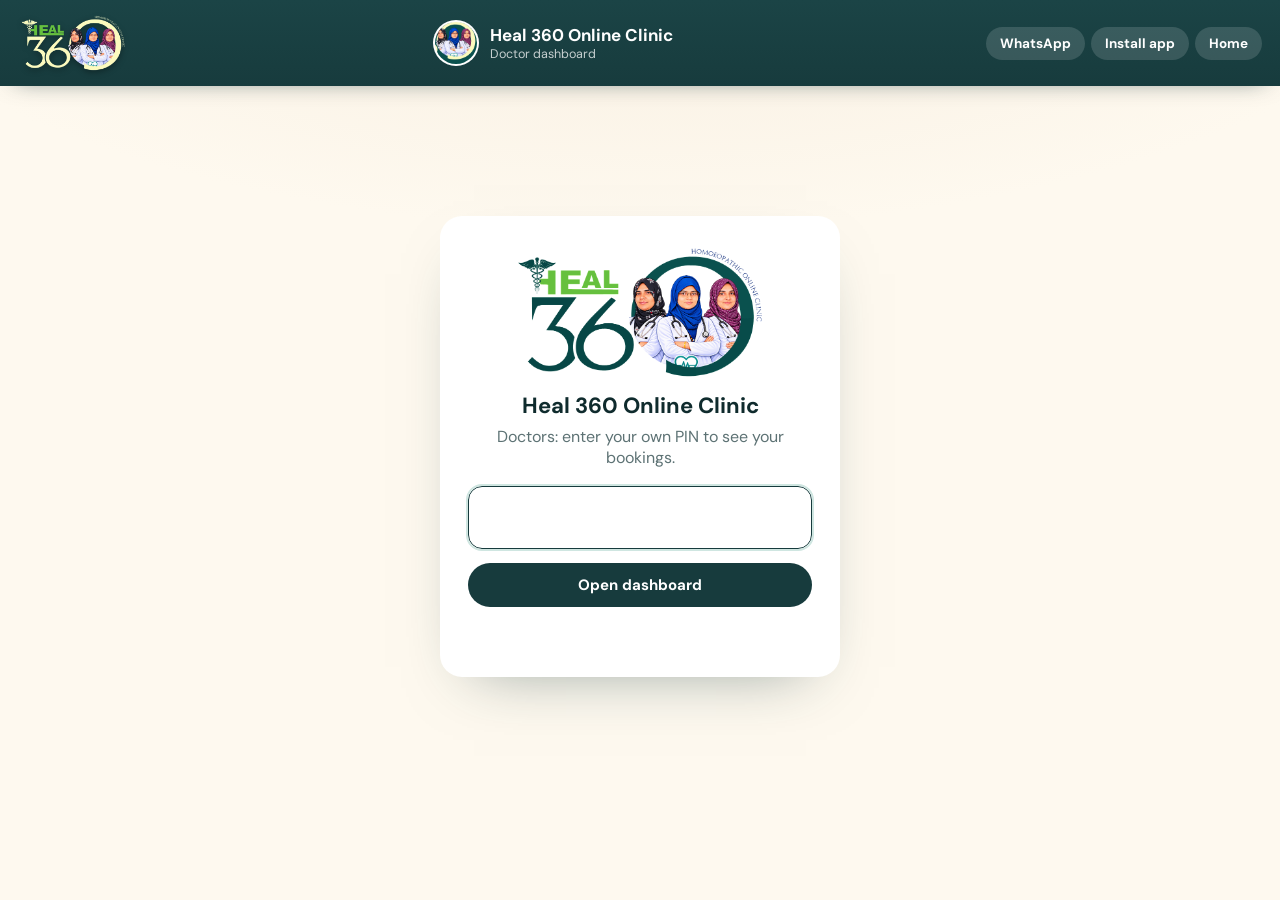
<file: doctor.html>
<!doctype html>
<html lang="en">
<head>
<meta charset="utf-8">
<meta name="viewport" content="width=device-width, initial-scale=1, viewport-fit=cover">
<meta name="robots" content="noindex">
<title>Doctor dashboard</title>
<link rel="manifest" href="doctor.webmanifest">
<link rel="icon" type="image/png" href="icons/icon-192.png">
<link rel="apple-touch-icon" href="icons/icon-192.png">
<link rel="preconnect" href="https://fonts.googleapis.com">
<link href="https://fonts.googleapis.com/css2?family=Outfit:wght@600;700&family=Nunito+Sans:wght@400;600;700&family=Google+Sans+Flex:wght@300;400;500;600&family=DM+Sans:wght@300;400;500;700&display=swap" rel="stylesheet">
<script>document.write('<script src="config.js?v=' + Date.now() + '"><\/script>')</script>
<script src="install.js" defer></script><!-- always the newest settings -->
<!-- Standard package: the doctor's private page. Details come from config.js; secrets stay in the Cloudflare helper. -->
<style>
  :root{--brand:#0e8a8a;--deep:#074a50;--accent:#d94a3d;--light:#9fe3dc;--bg:#f3f7f8;--card:#fff;--fg:#1d3239;--muted:#5d727a;--line:#e1eaec;--ok:#1e8e3e}
  *{box-sizing:border-box;margin:0;padding:0}
  body{font-family:"Nunito Sans",system-ui,sans-serif;background:var(--bg);color:var(--fg);min-height:100dvh;padding-bottom:env(safe-area-inset-bottom)}
  button{font:inherit;cursor:pointer}
  header{background:var(--deep);color:#fff;padding:calc(14px + env(safe-area-inset-top)) 18px 14px;display:flex;align-items:center;justify-content:space-between;gap:12px;position:sticky;top:0;z-index:5}
  header b{font:700 17px Outfit}header small{display:block;opacity:.75;font-size:12.5px}
  .hbtn{background:rgba(255,255,255,.14);color:#fff;border:0;border-radius:999px;padding:8px 14px;font-weight:700;font-size:13.5px}
  main{max-width:760px;margin:0 auto;padding:16px}
  .login{max-width:360px;margin:12vh auto 0;background:var(--card);border-radius:22px;padding:28px;text-align:center;box-shadow:0 20px 50px -30px rgba(0,0,0,.35)}
  .login .dpic{margin-bottom:12px}
  .login h1{font:700 22px Outfit;color:var(--deep)}
  .login p{color:var(--muted);margin:6px 0 18px}
  .pin{width:100%;font:700 26px Outfit;letter-spacing:.4em;text-align:center;padding:14px;border:1.5px solid var(--line);border-radius:14px;margin-bottom:14px}
  .pin:focus{outline:2px solid var(--light);border-color:var(--brand)}
  .btn{display:inline-flex;align-items:center;justify-content:center;gap:8px;border:0;border-radius:999px;padding:12px 20px;font-weight:700;font-size:15px;background:var(--brand);color:#fff;text-decoration:none}
  .btn.full{width:100%}.btn.ghost{background:transparent;color:var(--deep);border:1.5px solid var(--line)}
  .btn.ok{background:var(--ok)}.btn.no{background:#fff;color:#b3261e;border:1.5px solid #f1c9c6}
  .btn.wa{background:#25d366}
  .btn:disabled{opacity:.55;cursor:wait}
  .err{color:#b3261e;min-height:1.3em;margin-top:10px;font-size:14px}
  .tabs{display:flex;gap:6px;margin:4px 0 14px;overflow-x:auto}
  .tab{flex:1;min-width:0;white-space:nowrap;border:0;background:var(--card);border-radius:14px;padding:12px 6px;font-size:14px;font-weight:700;color:var(--muted);border:1.5px solid var(--line)}
  .tab[aria-selected=true]{background:var(--deep);color:#fff;border-color:var(--deep)}
  .tab .n{display:inline-grid;place-items:center;min-width:22px;height:22px;border-radius:11px;background:var(--accent);color:#fff;font-size:12px;margin-left:4px;padding:0 5px}
  .tab[aria-selected=true] .n{background:#fff;color:var(--deep)}
  .card{background:var(--card);border-radius:18px;padding:16px;margin-bottom:12px;border:1px solid var(--line)}
  .card .top{display:flex;justify-content:space-between;gap:10px;align-items:flex-start}
  .card h3{font:700 17px Outfit;color:var(--deep)}
  .when{font-weight:700;text-align:right;white-space:nowrap}.when small{display:block;font-weight:600;color:var(--muted)}
  .meta{color:var(--muted);font-size:14px;margin-top:6px;display:grid;gap:3px}
  .meta a{color:var(--brand);font-weight:700;text-decoration:none}
  .upi{display:inline-block;background:#eef8f1;color:var(--ok);font-weight:700;border-radius:8px;padding:2px 8px;font-size:13px}
  .acts{display:flex;gap:8px;flex-wrap:wrap;margin-top:12px}.acts .btn{flex:1;min-width:120px}
  .empty{text-align:center;color:var(--muted);padding:40px 10px}
  .bar{display:flex;gap:8px;align-items:center;justify-content:space-between;margin-bottom:12px;flex-wrap:wrap}
  .note{font-size:13px;color:var(--muted)}
  .notify{background:#fff8e6;border:1px solid #f3dfa8;border-radius:14px;padding:12px 14px;display:flex;gap:10px;align-items:center;justify-content:space-between;margin-bottom:12px;font-size:14px}
  .today{border-left:4px solid var(--accent)}
  .toast{position:fixed;left:50%;bottom:calc(20px + env(safe-area-inset-bottom));transform:translateX(-50%);background:var(--deep);color:#fff;padding:12px 18px;border-radius:999px;font-weight:700;box-shadow:0 10px 30px -10px rgba(0,0,0,.4);opacity:0;transition:opacity .2s;pointer-events:none}
  .toast.on{opacity:1}
  dialog{border:0;border-radius:20px;padding:22px;max-width:380px;width:calc(100% - 32px)}
  dialog::backdrop{background:rgba(0,0,0,.4)}
  dialog h3{font:700 19px Outfit;color:var(--deep);margin-bottom:8px}
  dialog textarea{width:100%;min-height:80px;border:1.5px solid var(--line);border-radius:12px;padding:10px;font:inherit;margin:10px 0}
  .tt h3{font:700 16px Outfit,system-ui,sans-serif;color:var(--deep);margin:4px 0 10px}
  .dayrow{display:grid;grid-template-columns:minmax(0,1fr);gap:6px;align-items:start;padding:10px 0;border-top:1px solid var(--line)}
  .dayrow:first-of-type{border-top:0}
  .dayrow b{font-size:14px}
  .wins{display:grid;gap:6px}
  .win{display:flex;gap:6px;align-items:center;flex-wrap:nowrap}
  .win input[type=time]{flex:1 1 0;min-width:0;width:auto;font-size:14px;padding:7px 4px}
  .win span{flex:none;font-size:13px;color:var(--muted)}
  .win .x{flex:none}
  .win input[type=time],.tt input[type=date],.tt input[type=number],.tt input[type=text]{font:inherit;border:1.5px solid var(--line);border-radius:10px;padding:7px 8px;background:#fff}
  .tt input[type=number]{width:80px}
  .x{border:0;background:#fdeceb;color:#b3261e;border-radius:10px;padding:7px 10px;font-weight:700}
  .add{border:1.5px dashed var(--line);background:#fff;color:var(--deep);border-radius:10px;padding:6px 10px;font-weight:700;justify-self:start}
  .closed{color:var(--muted);font-size:14px;padding-top:8px}
  .grid2{display:grid;grid-template-columns:1fr 1fr;gap:10px}
  .grid2 label{font-size:13.5px;color:var(--muted);display:grid;gap:4px}
  .leave{display:flex;gap:8px;align-items:center;justify-content:space-between;padding:8px 0;border-top:1px solid var(--line)}
  .med{margin-top:10px;padding:10px 12px;border-radius:12px;background:#f3f7f8;display:grid;gap:4px;font-size:14px}
  .med b{font:700 16px Outfit}
  .med.due{background:#fff8e6;border:1px solid #f3dfa8}.med.paid{background:#eef8f1;border:1px solid #cfe9d6}
  .tag{display:inline-block;border-radius:999px;padding:2px 10px;font-size:12.5px;font-weight:700}
  .tag.due{background:#ffe9b8;color:#7a5200}.tag.paid{background:#d6f0dc;color:var(--ok)}
  dialog input[type=number],dialog input[type=text]{width:100%;font:inherit;font-size:16px;border:1.5px solid var(--line);border-radius:12px;padding:11px;margin:6px 0 4px}
  .save{position:sticky;bottom:calc(10px + env(safe-area-inset-bottom));box-shadow:0 10px 30px -12px rgba(0,0,0,.4)}

  /* match the Heal 360 website: colours, fonts, logo */
  :root{--deep:#173B3D;--brand:#1f4d50;--bg:#FEF9EF;--line:#eadfcb;--muted:#5d7274;--fg:#173B3D}
  body{font-family:"DM Sans","Google Sans Flex","Nunito Sans",system-ui,sans-serif;background:radial-gradient(1200px 500px at 50% -120px,#f6ecdd 0,#FEF9EF 70%) fixed}
  header{background:linear-gradient(180deg,#1b4446,#173B3D);box-shadow:0 8px 24px -16px rgba(7,40,42,.7)}
  .hlogo{display:block;flex:none}.hlogo img{height:58px;width:auto;display:block;filter:drop-shadow(0 2px 3px rgba(0,0,0,.35))}
  .hwho{margin-left:auto;margin-right:8px}body:has(.login) .hwho{display:none}body:has(.login) header>div:last-child{margin-left:auto}.btn{white-space:nowrap}
  header b{font-family:"DM Sans",Outfit,sans-serif;font-weight:700}
  main{max-width:980px;padding:22px 18px 80px;display:grid;grid-template-columns:1fr 1fr;gap:0 14px;align-content:start}
  main>*{grid-column:1/-1}main>.notify{grid-column:auto}
  .notify{background:#fff;border:1px solid var(--line);box-shadow:0 10px 24px -20px rgba(23,59,61,.5);border-radius:18px;padding:14px 16px}
  .tab{border-radius:16px;border:1px solid var(--line)}
  .tab[aria-selected=true]{background:#173B3D;border-color:#173B3D}
  .card{border-radius:20px;box-shadow:0 10px 26px -22px rgba(23,59,61,.55)}
  .btn{background:#173B3D}.btn.ok{background:var(--ok)}.btn.wa{background:#25d366}.btn.ghost{background:transparent}.btn.no{background:#fff}
  .empty{padding:46px 10px;color:var(--muted)}
  main::after{content:"";grid-column:1/-1;height:210px;margin-top:26px;background:url(logo-real/heal360-logo-transparent.png?v=5) center/contain no-repeat;opacity:.1}
  .login{box-shadow:0 24px 60px -34px rgba(23,59,61,.5);max-width:400px}
  .login .llogo{width:min(260px,80%);height:auto;border-radius:0;margin:0 auto 10px;display:block}
  .login .dpic{width:72px;height:72px;border-radius:50%;object-fit:cover;object-position:center 20%;margin-bottom:8px}
  .login h1{font-family:"DM Sans",Outfit,sans-serif}
  main:has(.login)::after{display:none}main:has(.login){display:block}
  @media(max-width:700px){header{flex-wrap:wrap;row-gap:8px}.hlogo{order:1}header>div:last-child{order:2;margin-left:auto;flex-wrap:wrap;justify-content:flex-end}.hwho{order:3;width:100%;margin:0}.hbtn{padding:7px 11px;font-size:13px}main{grid-template-columns:1fr}main>.notify{grid-column:1/-1}.hlogo img{height:44px}.hwho b{font-size:15px}.hwho small{display:block}.hwho img{width:38px!important;height:38px!important}}
</style>
</head>
<body>
<header><a class="hlogo" href="./" aria-label="Heal 360 home"><img src="logo-real/heal360-logo-dark.png?v=5" alt="Heal 360 Homoeopathic Online Clinic" width="1100" height="579"></a><div class="hwho" style="display:flex;align-items:center;gap:11px;min-width:0"><img id="dp" alt="" hidden style="width:46px;height:46px;border-radius:50%;object-fit:cover;object-position:center top;border:2px solid rgba(255,255,255,.7);flex:none;background:#fff"><div style="min-width:0"><b id="dn"></b><small>Doctor dashboard</small></div></div><div style="display:flex;gap:6px;align-items:center"><a class="hbtn" href="inbox.html" id="waLink" style="text-decoration:none">WhatsApp</a><a class="hbtn" href="#" data-install hidden style="text-decoration:none">Install app</a><a class="hbtn" href="./" style="text-decoration:none">Home</a><span id="hdrBtns" hidden><button class="hbtn" id="refresh">Refresh</button> <button class="hbtn" id="logout">Log out</button></span></div></header>
<main id="main"></main>
<dialog id="dlg"><h3>Decline this booking?</h3><p class="note">The patient gets an email that the booking was declined. If they already paid, refund them by UPI.</p><textarea id="reason">The doctor is not available at this time. Please book another slot.</textarea><div class="acts"><button class="btn ghost" id="dNo">Keep it</button><button class="btn no" id="dYes">Decline</button></div></dialog>
<dialog id="mdlg"><h3 id="mTitle">Medicine amount</h3><p class="note" id="mSub"></p>
  <label class="note" style="display:block;margin-top:10px">Amount to pay (₹)<input type="number" id="mAmt" inputmode="numeric" min="1" max="100000" placeholder="e.g. 850"></label>
  <label class="note" style="display:block;margin-top:6px">What it is for (optional)<input type="text" id="mNote" maxlength="100" placeholder="e.g. Medicines for 1 month + courier"></label>
  <p class="note" style="margin-top:8px" id="mHow"></p><p class="err" id="mErr"></p>
  <div class="acts"><button class="btn ghost" id="mNo">Cancel</button><button class="btn" id="mYes">Save &amp; send</button></div></dialog>
<dialog id="fdlg"><h3>Follow-up date</h3><p class="note" id="fSub"></p>
  <label class="note" style="display:block;margin-top:10px">When should the patient come for follow-up?<input type="date" id="fDate" style="width:100%;font:inherit;font-size:16px;border:1.5px solid var(--line);border-radius:12px;padding:11px;margin-top:6px"></label>
  <p class="note" style="margin-top:8px">The patient gets a WhatsApp message <b>3 days before this date</b>, saying their medicines are ending and asking them to book. If you don't add a date, no message is sent.</p><p class="err" id="fErr"></p>
  <div class="acts"><button class="btn ghost" id="fNo">Cancel</button><button class="btn no" id="fClr" hidden>Remove date</button><button class="btn" id="fYes">Save</button></div></dialog>
<div class="toast" id="toast"></div>
<script>
(function(){
const S = window.SITE;
const DOCS = (S.doctors && S.doctors.length) ? S.doctors : null;   // several doctors: each logs in with their own PIN
const meStore = { get(){ try { return JSON.parse(localStorage.getItem("docMe") || "null"); } catch(e){ return null; } }, set(v){ try { v ? localStorage.setItem("docMe", JSON.stringify(v)) : localStorage.removeItem("docMe"); } catch(e){} } };
let me = meStore.get();
const D = { name: S.doctor.name, photo: S.doctor.photo };
function applyMe() {
  const cfg = DOCS && me ? DOCS.find(d => d.id === me.id) : null;
  D.name = (cfg && cfg.name) || (me && me.name && DOCS ? me.name : S.doctor.name);
  D.photo = (cfg && cfg.photo) || S.doctor.photo;
  $("dn").textContent = D.name; const dp = $("dp"); if (D.photo) { dp.src = D.photo; dp.alt = D.name; dp.hidden = false; dp.onerror = () => { dp.hidden = true; }; } document.title = "Dashboard · " + D.name;
}
const API = ((S.helper && S.helper.url) || "").replace(/\/$/, "");
const $ = id => document.getElementById(id);
const esc = s => String(s ?? "").replace(/[&<>"]/g, c => ({ "&":"&amp;","<":"&lt;",">":"&gt;",'"':"&quot;" }[c]));
const r = document.documentElement.style;
r.setProperty("--brand", S.theme.brand); r.setProperty("--deep", S.theme.brandDeep); r.setProperty("--accent", S.theme.accent); r.setProperty("--light", S.theme.light);
applyMe();
if ("serviceWorker" in navigator) navigator.serviceWorker.register("sw.js").catch(() => {});

const store = { get(){ try { return localStorage.getItem("docToken") || ""; } catch(e){ return ""; } }, set(v){ try { v ? localStorage.setItem("docToken", v) : localStorage.removeItem("docToken"); } catch(e){} } };
let token = store.get(), data = { pending: [], upcoming: [] }, tab = "pending", timer = null;

function toast(t){ const el = $("toast"); el.textContent = t; el.classList.add("on"); clearTimeout(el._t); el._t = setTimeout(() => el.classList.remove("on"), 2600); }
async function api(path, opts = {}) {
  if (!API) throw new Error("The dashboard is not connected yet (helper URL missing in config.js).");
  const res = await fetch(API + path, { ...opts, headers: { "Content-Type": "application/json", ...(token ? { Authorization: "Bearer " + token } : {}) } });
  const d = await res.json().catch(() => ({}));
  if (res.status === 401 && path !== "/login") { logout(); throw new Error("Please log in again."); }
  if (!res.ok) throw new Error(d.error || "Something went wrong.");
  return d;
}

/* ---------- login ---------- */
function showLogin(msg) {
  $("hdrBtns").hidden = true;
  const many = !!DOCS && !me;
  $("main").innerHTML = `<form class="login" id="lf"><img class="llogo" src="logo-real/heal360-logo-transparent.png?v=5" alt="Heal 360 Homoeopathic Online Clinic">${many ? "" : `<img class="dpic" src="${esc(D.photo)}" alt="">`}<h1>${esc(many ? (S.contact.clinicName || "Doctor login") : D.name)}</h1><p>${many ? "Doctors: enter your own PIN to see your bookings." : "Enter your PIN to see your bookings."}</p>
    <input class="pin" id="pin" type="password" inputmode="numeric" autocomplete="current-password" maxlength="8" aria-label="PIN" required>
    <button class="btn full" id="lb">Open dashboard</button><p class="err" id="le">${esc(msg || "")}</p></form>`;
  $("pin").focus();
  $("lf").onsubmit = async e => {
    e.preventDefault(); const b = $("lb"); b.disabled = true; $("le").textContent = "";
    try { const d = await api("/login", { method: "POST", body: JSON.stringify({ pin: $("pin").value.trim() }) }); token = d.token; store.set(token); me = d.doctor || null; meStore.set(me); applyMe(); start(); }
    catch (er) { $("le").textContent = er.message; b.disabled = false; $("pin").select(); }
  };
}
function logout(){ token = ""; store.set(""); me = null; meStore.set(null); applyMe(); clearInterval(timer); showLogin(); }
$("logout").onclick = logout;
$("refresh").onclick = () => load(true);

/* ---------- dashboard ---------- */
const TZ = "Asia/Kolkata";
const ALLTYPES = (S.consultations.types || []).concat(...(DOCS || []).map(d => d.consultations || []));
const typeName = t => { const m = ALLTYPES.find(x => x.calSlug === t || x.name === t); return m ? m.name : String(t).replace(/-/g, " ").replace(/^./, c => c.toUpperCase()); };
const day = d => new Date(d).toLocaleDateString("en-IN", { timeZone: TZ, weekday: "short", day: "numeric", month: "short" });
const time = d => new Date(d).toLocaleTimeString("en-IN", { timeZone: TZ, hour: "numeric", minute: "2-digit" });
const isToday = d => day(d) === day(Date.now());
const upiRef = n => (String(n).match(/UPI ref:\s*(\d{12})/i) || [])[1] || "";
const phoneDigits = p => String(p).replace(/\D/g, "");

function start(){ $("hdrBtns").hidden = false; load(); clearInterval(timer); timer = setInterval(() => document.visibilityState === "visible" && load(), 60000); }
async function load(manual) {
  try { data = await api("/bookings"); render(); if (manual) toast("Up to date"); }
  catch (e) { if (token) { $("main").innerHTML = `<div class="empty">${esc(e.message)}<br><br><button class="btn" onclick="location.reload()">Try again</button></div>`; } }
}
function render() {
  const p = data.pending.length, u = data.upcoming.length;
  const canNotify = "Notification" in window && "serviceWorker" in navigator && "PushManager" in window;
  const notifyBox = canNotify && Notification.permission !== "granted"
    ? `<div class="notify"><span>Get a notification on this phone when a patient books.</span><button class="btn" id="nb">Turn on</button></div>`
    : (!canNotify && /iphone|ipad/i.test(navigator.userAgent) ? `<div class="notify"><span>On iPhone, add this page to your Home Screen (Share → Add to Home Screen) to get booking notifications.</span></div>` : "");
  const list = tab === "pending" ? data.pending : data.upcoming;
  // a consultation that can be joined now (an hour before until 3 hours after): a big Join button at the top
  const nowMs = Date.now();
  const joinable = data.own ? data.upcoming.find(b => nowMs >= Date.parse(b.start) - 60 * 60e3 && nowMs <= Date.parse(b.end || b.start) + 180 * 60e3) : null;
  const joinBox = joinable ? `<div class="notify" style="background:var(--brand);color:#fff"><span><b>${esc(joinable.name)}</b> · ${esc(typeName(joinable.title))} · ${esc(time(joinable.start))}</span><button class="btn" style="background:#fff;color:var(--deep)" data-call="1" data-uid="${esc(joinable.uid)}">Join call</button></div>` : "";
  $("main").innerHTML = `${data.own ? `<div class="notify"><span>Need to talk to a patient right now?</span><button class="btn" id="ib">Start instant call</button></div>` : ""}${joinBox}${notifyBox}
    <div class="tabs" role="tablist">
      <button class="tab" role="tab" data-t="pending" aria-selected="${tab === "pending"}">Requests${p ? `<span class="n">${p}</span>` : ""}</button>
      <button class="tab" role="tab" data-t="upcoming" aria-selected="${tab === "upcoming"}">Upcoming${u ? `<span class="n">${u}</span>` : ""}</button>
      ${data.own ? `<button class="tab" role="tab" data-t="medicine" aria-selected="${tab === "medicine"}">Medicine${medDue() ? `<span class="n">${medDue()}</span>` : ""}</button>` : ""}
      ${data.own ? `<button class="tab" role="tab" data-t="timetable" aria-selected="${tab === "timetable"}">Timetable</button>` : ""}
    </div>
    ${tab === "timetable" ? `<div id="tt" class="tt"><div class="empty">Loading timetable…</div></div>` : tab === "medicine" ? medTab() : list.length ? list.map(card).join("") : `<div class="empty">${tab === "pending" ? "No new requests. You'll be notified when a patient books." : "No upcoming consultations."}</div>`}
    <p class="note" style="text-align:center;margin-top:10px">Times are in India time (IST). Updates every minute.</p>`;
  document.querySelectorAll("[data-t]").forEach(b => b.onclick = () => { tab = b.dataset.t; render(); });
  document.querySelectorAll("[data-ok]").forEach(b => b.onclick = () => confirmB(b));
  document.querySelectorAll("[data-no]").forEach(b => b.onclick = () => declineB(b.dataset.no));
  document.querySelectorAll("[data-call]").forEach(b => b.onclick = () => startCall(b));
  document.querySelectorAll("[data-cx]").forEach(b => b.onclick = () => declineB(b.dataset.cx, true));
  document.querySelectorAll("[data-rs]").forEach(b => b.onclick = () => reschedB(b.dataset.rs));
  document.querySelectorAll("[data-madd]").forEach(b => b.onclick = () => medDialog(b.dataset.madd));
  document.querySelectorAll("[data-mpaid]").forEach(b => b.onclick = () => medPaid(b));
  document.querySelectorAll("[data-mclr]").forEach(b => b.onclick = () => medClear(b));
  document.querySelectorAll("[data-fu]").forEach(b => b.onclick = () => fuDialog(b.dataset.fu));
  if ($("nb")) $("nb").onclick = enablePush;
  if ($("ib")) $("ib").onclick = instantCall;
  if (tab === "timetable") loadTT();
}
function card(b) {
  const ref = b.utr || upiRef(b.notes), ph = phoneDigits(b.phone);
  const other = b.notes.replace(/UPI ref:\s*\d{12}\s*(\(₹?\d+\))?/i, "").trim();
  const pend = tab === "pending";
  const base = location.origin + location.pathname.replace(/doctor\.html$/, "");
  const link = (data.own && b.t) ? `${base}room.html?${me && me.id && me.id !== "main" ? "d=" + encodeURIComponent(me.id) + "&" : ""}b=${encodeURIComponent(b.uid)}&t=${encodeURIComponent(b.t)}` : `${base}consult.html${roomQ()}`;
  const msg = `Hello ${b.name}, your consultation with ${D.name} is confirmed for ${day(b.start)} at ${time(b.start)} IST. Join here at that time: ${link}`;
  return `<div class="card${!pend && isToday(b.start) ? " today" : ""}">
    <div class="top"><div><h3>${esc(b.name)}</h3><div class="meta"><span>${esc(typeName(b.title))}</span></div></div>
      <div class="when">${isToday(b.start) ? "Today" : esc(day(b.start))}<small>${esc(time(b.start))}</small></div></div>
    <div class="meta">
      ${ph ? `<span>WhatsApp: <a href="https://wa.me/${ph}" target="_blank" rel="noopener">${esc(b.phone)}</a></span>` : ""}
      ${ref ? `<span>Paid by UPI · <span class="upi">Ref ${esc(ref)}</span></span>` : (pend ? `<span>No UPI reference entered. Check your UPI app.</span>` : "")}
      ${other ? `<span>Note: ${esc(other)}</span>` : ""}
    </div>
    <div class="acts">${pend
      ? `<button class="btn no" data-no="${esc(b.uid)}">Decline</button>${data.own ? `<button class="btn no" data-rs="${esc(b.uid)}">Reschedule</button>` : ""}<button class="btn ok" data-ok="${esc(b.uid)}" data-name="${esc(b.name)}">Confirm</button>`
      : `${ph ? `<a class="btn wa" href="https://wa.me/${ph}?text=${encodeURIComponent(msg)}" target="_blank" rel="noopener">Send link</a>` : ""}<button class="btn" data-call="1" data-uid="${esc(b.uid)}">Start call</button>${data.own ? `<button class="btn no" data-rs="${esc(b.uid)}">Reschedule</button><button class="btn no" data-cx="${esc(b.uid)}">Cancel</button>` : ""}`}</div>
  </div>`;
}
async function confirmB(btn) {
  btn.disabled = true;
  try { await api("/confirm", { method: "POST", body: JSON.stringify({ uid: btn.dataset.ok }) }); toast(data.own && !data.emails ? `Confirmed. Tap "Send link" to tell ${btn.dataset.name} on WhatsApp.` : `Confirmed. ${btn.dataset.name} gets an email.`); tab = data.own && !data.emails ? "upcoming" : tab; await load(); }
  catch (e) { toast(e.message); btn.disabled = false; }
}
function declineB(uid, cancel) {
  const dlg = $("dlg"); const b = [...data.pending, ...data.upcoming].find(x => x.uid === uid) || {};
  dlg.querySelector("h3").textContent = cancel ? "Cancel this consultation?" : "Decline this booking?";
  dlg.querySelector(".note").textContent = data.own && !data.emails ? "After this, WhatsApp opens so you can tell the patient. If they already paid, refund them by UPI." : "The patient gets an email. If they already paid, refund them by UPI.";
  $("dYes").textContent = cancel ? "Cancel consultation" : "Decline";
  dlg.showModal();
  $("dNo").onclick = () => dlg.close();
  $("dYes").onclick = async () => {
    $("dYes").disabled = true;
    try {
      const reason = $("reason").value;
      await api(cancel ? "/cancel-booking" : "/decline", { method: "POST", body: JSON.stringify({ uid, reason }) }); dlg.close();
      const ph = phoneDigits(b.phone || "");
      if (data.own && !data.emails && ph) window.open(`https://wa.me/${ph}?text=${encodeURIComponent(`Hello ${b.name}, sorry — your ${cancel ? "consultation" : "booking request"} with ${D.name} on ${day(b.start)} at ${time(b.start)} IST is ${cancel ? "cancelled" : "not possible"}. ${reason} You can book another time at ${location.origin}${location.pathname.replace(/doctor\.html$/, "")}`)}`, "_blank");
      toast(cancel ? "Cancelled." : "Declined."); await load();
    }
    catch (e) { toast(e.message); }
    $("dYes").disabled = false;
  };
}
const roomQ = () => (DOCS && me && me.id && me.id !== "main") ? "?d=" + encodeURIComponent(me.id) : "";
async function openRoom() {
  $("main").innerHTML = `<div class="empty">Opening the consultation room…</div>`;
  try { const d = await api("/host-token", { method: "POST" }); location.href = "consult.html" + (roomQ() ? roomQ() + "&" : "?") + "host=" + encodeURIComponent(d.token); }
  catch (e) { $("main").innerHTML = `<div class="empty">${esc(e.message)}</div>`; }
}
/* reschedule: the doctor picks another free time; the patient is emailed the new time */
async function reschedB(uid) {
  const b = [...data.pending, ...data.upcoming].find(x => x.uid === uid); if (!b) return;
  const dlg = document.createElement("dialog");
  dlg.style.cssText = "border:0;border-radius:20px;padding:22px;max-width:440px;width:92%;font-family:inherit";
  dlg.innerHTML = `<h3 style="margin:0 0 6px">Reschedule ${esc(b.name)}</h3><p class="note" style="margin:0 0 10px">Now: ${esc(day(b.start))}, ${esc(time(b.start))} IST. Choose a new day and time. The patient gets an email.</p><div id="rsBody" class="note">Loading free times…</div><p style="text-align:center;margin:12px 0 0"><button class="btn no" id="rsX" style="background:none;border:0;text-decoration:underline">Close</button></p>`;
  document.body.appendChild(dlg); dlg.showModal();
  $("rsX").onclick = () => { dlg.close(); dlg.remove(); };
  try {
    const from = new Date(Date.now() + 5.5 * 3600e3).toISOString().slice(0, 10);
    const res = await fetch(`${API}/book/slots?d=${encodeURIComponent((me && me.id) || "main")}&slug=${encodeURIComponent(b.slug)}&from=${from}&days=21&tz=${encodeURIComponent(TZ)}`);
    const j = await res.json(); if (!res.ok) throw new Error(j.error || "Couldn't load times.");
    const days = Object.keys(j.slots || {}).sort();
    if (!days.length) { $("rsBody").textContent = "No free times in the next 3 weeks."; return; }
    const fmtD = k => new Date(k + "T12:00:00Z").toLocaleDateString("en-IN", { weekday: "short", day: "numeric", month: "short", timeZone: "UTC" });
    $("rsBody").innerHTML = `<select id="rsDay" style="width:100%;padding:11px;border-radius:12px;border:1px solid #ccc;font:inherit">${days.map(k => `<option value="${k}">${fmtD(k)}</option>`).join("")}</select><div id="rsTimes" style="display:flex;flex-wrap:wrap;gap:8px;margin-top:10px"></div><p class="err" id="rsE"></p>`;
    const paint = () => { $("rsTimes").innerHTML = j.slots[$("rsDay").value].map(t => `<button class="btn no" data-t="${esc(t)}">${esc(time(t))}</button>`).join(""); $("rsTimes").querySelectorAll("[data-t]").forEach(x => x.onclick = async () => {
      x.disabled = true;
      try { await api("/reschedule-booking", { method: "POST", body: JSON.stringify({ uid, start: x.dataset.t }) }); dlg.close(); dlg.remove(); toast("Time changed. The patient gets an email."); await load(); }
      catch (e) { $("rsE").textContent = e.message; x.disabled = false; } }); };
    $("rsDay").onchange = paint; paint();
  } catch (e) { $("rsBody").textContent = e.message; }
}
/* instant call: make a private room now, send its link to the patient, and join it */
async function instantCall() {
  const btn = $("ib"); btn.disabled = true; btn.textContent = "Creating…";
  try {
    const j = await api("/video/instant", { method: "POST", body: JSON.stringify({ d: (me && me.id) || "main" }) });
    const base = location.origin + location.pathname.replace(/doctor\.html$/, "");
    const dq = me && me.id && me.id !== "main" ? "d=" + encodeURIComponent(me.id) + "&" : "";
    const link = `${base}room.html?${dq}i=${encodeURIComponent(j.id)}&t=${encodeURIComponent(j.t)}`;
    const mine = `room.html?${dq}i=${encodeURIComponent(j.id)}&host=1`;
    const dlg = document.createElement("dialog");
    dlg.style.cssText = "border:0;border-radius:20px;padding:22px;max-width:420px;width:92%;font-family:inherit";
    dlg.innerHTML = `<h3 style="margin:0 0 6px">Instant video call</h3><p class="note" style="margin:0 0 12px">Send this private link to your patient, then join. It works for 4 hours and is never recorded.</p>
      <input id="ilink" readonly style="width:100%;padding:11px;border:1px solid #ccc;border-radius:12px;font-size:13px" value="${esc(link)}">
      <input id="iph" type="tel" inputmode="tel" placeholder="Patient's WhatsApp number (optional)" style="width:100%;padding:11px;border:1px solid #ccc;border-radius:12px;margin-top:8px">
      <div class="acts" style="margin-top:12px;display:flex;gap:8px;flex-wrap:wrap"><button class="btn wa" id="iwa">Send on WhatsApp</button><button class="btn no" id="icp">Copy link</button><button class="btn" id="ijoin">Join now</button></div>
      <p style="text-align:center;margin:12px 0 0"><button class="btn no" id="icl" style="background:none;border:0;text-decoration:underline">Close</button></p>`;
    document.body.appendChild(dlg); dlg.showModal();
    const msg = `Hello, ${D.name} is ready to see you on video now. Please open this private link: ${link}`;
    $("iwa").onclick = () => { const p = phoneDigits($("iph").value); window.open(p ? `https://wa.me/${p}?text=${encodeURIComponent(msg)}` : `https://wa.me/?text=${encodeURIComponent(msg)}`, "_blank"); };
    $("icp").onclick = async () => { try { await navigator.clipboard.writeText(link); toast("Link copied"); } catch (e) { $("ilink").select(); toast("Select and copy the link"); } };
    $("ijoin").onclick = () => { try { sessionStorage.setItem("dcbHost", token); } catch (e) {} location.href = mine; };
    $("icl").onclick = () => { dlg.close(); dlg.remove(); };
  } catch (e) { toast(e.message); }
  btn.disabled = false; btn.textContent = "Start instant call";
}
async function startCall(btn) {
  if (data.own && btn.dataset.uid) {   // own video room: the doctor joins this booking's room
    try { sessionStorage.setItem("dcbHost", token); } catch (e) {}
    location.href = `room.html?${me && me.id && me.id !== "main" ? "d=" + encodeURIComponent(me.id) + "&" : ""}b=${encodeURIComponent(btn.dataset.uid)}&host=1`;
    return;
  }
  btn.disabled = true; btn.textContent = "Opening…";
  try { const d = await api("/host-token", { method: "POST" }); location.href = "consult.html" + (roomQ() ? roomQ() + "&" : "?") + "host=" + encodeURIComponent(d.token); }
  catch (e) { toast(e.message); btn.disabled = false; btn.textContent = "Start call"; }
}

/* ---------- medicine payment: the doctor adds the amount; the patient pays this doctor's own UPI ---------- */
function medItems() {   // consultations that have started (so medicines can be prepared) + recent past ones
  const seen = new Set(), now = Date.now();
  return [...(data.past || []), ...(data.upcoming || []).filter(b => Date.parse(b.start) <= now || b.med)]
    .filter(b => !seen.has(b.uid) && seen.add(b.uid));
}
const medDue = () => medItems().filter(b => b.med && b.med.status === "due").length;
const manageLink = b => { const base = location.origin + location.pathname.replace(/doctor\.html$/, ""); return `${base}manage.html?${me && me.id && me.id !== "main" ? "d=" + encodeURIComponent(me.id) + "&" : ""}b=${encodeURIComponent(b.uid)}&t=${encodeURIComponent(b.t || "")}`; };
function medTab() {
  const rank = b => !b.med ? 1 : b.med.status === "due" ? 0 : 2;
  const items = medItems().sort((a, b) => rank(a) - rank(b) || Date.parse(b.start) - Date.parse(a.start));
  const hasUpi = !!((DOCS && me && (DOCS.find(d => d.id === me.id) || {}).upiId) || (S.payment && S.payment.upiId));
  return `<p class="note" style="margin-bottom:10px">After a consultation, add the medicine amount. The patient gets a <b>Pay</b> button that opens their UPI app and pays <b>your own UPI</b>. Unpaid ones stay at the top. You can also add a <b>follow-up date</b>: the patient then gets a WhatsApp reminder that their medicines are ending.</p>
    ${hasUpi ? "" : `<div class="notify">Your UPI ID is not set on the website yet, so patients can't pay online. Tell DotCom by Arshees to add it.</div>`}
    ${items.length ? items.map(medCard).join("") : `<div class="empty">No consultations yet. Once you've seen a patient, they appear here.</div>`}`;
}
function medCard(b) {
  const m = b.med, ph = phoneDigits(b.phone);
  const link = manageLink(b);
  const wa = text => `https://wa.me/${ph}?text=${encodeURIComponent(text)}`;
  const msgNew = `Hello ${b.name}, your medicine payment of ₹${m ? m.amount : ""}${m && m.note ? " (" + m.note + ")" : ""} from ${D.name} is ready. Please pay here with your UPI app: ${link}`;
  const msgRem = `Hello ${b.name}, a gentle reminder about your medicine payment of ₹${m ? m.amount : ""} to ${D.name}. You can pay here with your UPI app: ${link}`;
  const head = `<div class="top"><div><h3>${esc(b.name)}</h3><div class="meta"><span>${esc(typeName(b.title))} · ${esc(day(b.start))}, ${esc(time(b.start))}</span></div></div></div>`;
  const fu = b.fu ? `<div class="med"><span>Follow-up: <b>${esc(fuFmt(b.fu.date))}</b> · ${b.fu.sent ? "WhatsApp reminder sent ✓" : "WhatsApp goes 3 days before"}</span></div>` : "";
  const fuBtn = `<button class="btn ghost" data-fu="${esc(b.uid)}">${b.fu ? "Change follow-up date" : "Add follow-up date"}</button>`;
  if (!m) return `<div class="card">${head}${fu}<div class="acts"><button class="btn" data-madd="${esc(b.uid)}">Add medicine amount</button>${fuBtn}</div></div>`;
  const paid = m.status === "paid";
  return `<div class="card">${head}
    <div class="med ${paid ? "paid" : "due"}"><span><b>₹${esc(m.amount)}</b> <span class="tag ${paid ? "paid" : "due"}">${paid ? "Paid ✓" : "Not paid yet"}</span></span>
      ${m.note ? `<span>${esc(m.note)}</span>` : ""}
      ${!paid && m.ref ? `<span>Patient says paid · <span class="upi">Ref ${esc(m.ref)}</span> — check your UPI app, then tap Mark paid.</span>` : ""}</div>
    ${paid ? "" : `<div class="acts">${ph ? `<a class="btn wa" href="${wa(m.ref ? msgNew : msgRem)}" target="_blank" rel="noopener">${m.ref ? "Send link again" : "Send link / reminder"}</a>` : ""}<button class="btn ok" data-mpaid="${esc(b.uid)}">Mark paid</button></div>
    <div class="acts"><button class="btn ghost" data-madd="${esc(b.uid)}">Change amount</button><button class="btn no" data-mclr="${esc(b.uid)}">Remove</button></div>`}
    ${fu}<div class="acts">${fuBtn}</div>
  </div>`;
}
function medDialog(uid) {
  const b = medItems().find(x => x.uid === uid); if (!b) return;
  const m = b.med, dlg = $("mdlg");
  $("mTitle").textContent = m ? "Change medicine amount" : "Medicine amount";
  $("mSub").textContent = `${b.name} · ${day(b.start)}`;
  $("mAmt").value = m ? m.amount : ""; $("mNote").value = m ? m.note : ""; $("mErr").textContent = "";
  $("mHow").textContent = data.emails ? "The patient gets an email with a Pay button. You can also send the link on WhatsApp from the card." : "Then tap Send link on the card to send the pay link on WhatsApp.";
  dlg.showModal(); $("mAmt").focus();
  $("mNo").onclick = () => dlg.close();
  $("mYes").onclick = async () => {
    const amt = Math.round(Number($("mAmt").value));
    if (!(amt >= 1 && amt <= 100000)) { $("mErr").textContent = "Enter the amount in rupees."; return; }
    $("mYes").disabled = true;
    try {
      await api("/med", { method: "POST", body: JSON.stringify({ uid, amount: amt, note: $("mNote").value.trim() }) });
      dlg.close(); toast(data.emails ? `Saved. ${b.name} gets an email to pay ₹${amt}.` : "Saved. Tap Send link to message the patient."); tab = "medicine"; await load();
    } catch (e) { $("mErr").textContent = e.message; }
    $("mYes").disabled = false;
  };
}
const fuFmt = d => new Date(d + "T12:00:00Z").toLocaleDateString("en-IN", { timeZone: "UTC", weekday: "short", day: "numeric", month: "short", year: "numeric" });
function fuDialog(uid) {
  const b = medItems().find(x => x.uid === uid); if (!b) return;
  const dlg = $("fdlg");
  $("fSub").textContent = `${b.name} · ${day(b.start)}`; $("fErr").textContent = "";
  $("fDate").min = new Date().toLocaleDateString("en-CA", { timeZone: TZ }); $("fDate").value = b.fu ? b.fu.date : "";
  $("fClr").hidden = !b.fu;
  dlg.showModal();
  const save = async date => {
    $("fYes").disabled = $("fClr").disabled = true;
    try { await api("/follow", { method: "POST", body: JSON.stringify({ uid, date }) }); dlg.close(); toast(date ? "Follow-up date saved. The patient gets a WhatsApp 3 days before." : "Follow-up date removed. No message will be sent."); tab = "medicine"; await load(); }
    catch (e) { $("fErr").textContent = e.message; }
    $("fYes").disabled = $("fClr").disabled = false;
  };
  $("fNo").onclick = () => dlg.close();
  $("fClr").onclick = () => save("");
  $("fYes").onclick = () => { if (!$("fDate").value) { $("fErr").textContent = "Choose a date, or tap Cancel."; return; } save($("fDate").value); };
}
async function medPaid(btn) {
  if (!confirm("Mark this as paid? Only do this after you see the money in your UPI app.")) return;
  btn.disabled = true;
  try { await api("/med-paid", { method: "POST", body: JSON.stringify({ uid: btn.dataset.mpaid }) }); toast("Marked as paid."); await load(); }
  catch (e) { toast(e.message); btn.disabled = false; }
}
async function medClear(btn) {
  if (!confirm("Remove this medicine amount?")) return;
  btn.disabled = true;
  try { await api("/med-clear", { method: "POST", body: JSON.stringify({ uid: btn.dataset.mclr }) }); toast("Removed."); await load(); }
  catch (e) { toast(e.message); btn.disabled = false; }
}

/* ---------- timetable (own calendar) ---------- */
const DAYS = [["1","Mon"],["2","Tue"],["3","Wed"],["4","Thu"],["5","Fri"],["6","Sat"],["0","Sun"]];
let sched = null;
async function loadTT() {
  try { if (!sched) sched = (await api("/schedule")).schedule; drawTT(); }
  catch (e) { $("tt").innerHTML = `<div class="empty">${esc(e.message)}</div>`; }
}
function drawTT() {
  const s = sched, wk = s.week || {};
  const today = new Date().toLocaleDateString("en-CA", { timeZone: TZ });
  const leave = (s.leave || []).filter(l => (l.to || l.from) >= today);
  const thisMonth = today.slice(0, 7), lastMonth = (() => { const d = new Date(today + "T12:00:00Z"); d.setUTCMonth(d.getUTCMonth() - 1); return d.toISOString().slice(0, 7); })();
  $("tt").innerHTML = `
    <div class="card"><h3>Working hours</h3>
      ${DAYS.map(([k, n]) => `<div class="dayrow"><b>${n}</b><div class="wins">
        ${(wk[k] || []).map((w, i) => `<div class="win"><input type="time" value="${w[0]}" data-d="${k}" data-i="${i}" data-e="0" aria-label="${n} from"><span>to</span><input type="time" value="${w[1]}" data-d="${k}" data-i="${i}" data-e="1" aria-label="${n} until"><button class="x" data-del="${k}:${i}" aria-label="Remove">✕</button></div>`).join("") || `<span class="closed">Closed</span>`}
        <button class="add" data-add="${k}">+ Add hours</button></div></div>`).join("")}
    </div>
    <div class="card"><h3>Booking rules</h3><div class="grid2">
      <label>Gap between patients (min)<input type="number" min="0" max="120" id="gap" value="${s.gap ?? 10}"></label>
      <label>Earliest booking (hours from now)<input type="number" min="0" max="168" id="notice" value="${s.notice ?? 3}"></label>
      <label>Book up to (days ahead)<input type="number" min="1" max="180" id="ahead" value="${s.ahead ?? 30}"></label>
      <label>Max patients a day (0 = no limit)<input type="number" min="0" max="200" id="maxPerDay" value="${s.maxPerDay ?? 0}"></label>
    </div></div>
    <div class="card"><h3>Leave / days off</h3>
      ${leave.length ? leave.map(l => `<div class="leave"><span><b>${esc(l.from === l.to ? fmtD(l.from) : fmtD(l.from) + " – " + fmtD(l.to))}</b>${l.note ? " · " + esc(l.note) : ""}</span><button class="x" data-lv="${esc(l.from)}|${esc(l.to)}">✕</button></div>`).join("") : `<p class="note">No leave added.</p>`}
      <div class="grid2" style="margin-top:10px"><label>From<input type="date" id="lf" min="${today}"></label><label>To (optional)<input type="date" id="lt" min="${today}"></label></div>
      <label class="note" style="display:grid;gap:4px;margin-top:8px">Note (only you see it)<input type="text" id="ln" maxlength="80" placeholder="e.g. Conference"></label>
      <button class="btn ghost" id="addLeave" style="margin-top:10px">Add leave</button>
      <p class="note" style="margin-top:8px">Bookings already made on these days stay — cancel them from Upcoming if needed.</p>
    </div>
    <div class="card"><h3>Download bookings</h3><p class="note">A list of your patients' bookings for the month (opens in Excel). Keep it as your record — old bookings are removed from DotCom automatically after a year.</p>
      <div class="acts"><button class="btn ghost" data-exp="${lastMonth}">${monthName(lastMonth)}</button><button class="btn ghost" data-exp="${thisMonth}">${monthName(thisMonth)}</button></div></div>
    <button class="btn full save" id="saveTT">Save timetable</button>`;
  const tt = $("tt");
  tt.querySelectorAll("input[type=time]").forEach(i => i.onchange = () => { wk[i.dataset.d][+i.dataset.i][+i.dataset.e] = i.value; });
  tt.querySelectorAll("[data-del]").forEach(b => b.onclick = () => { const [d, i] = b.dataset.del.split(":"); wk[d].splice(+i, 1); drawTT(); });
  tt.querySelectorAll("[data-add]").forEach(b => b.onclick = () => { const d = b.dataset.add; (wk[d] = wk[d] || []).push((wk[d] || []).length ? ["17:00", "20:00"] : ["10:00", "13:00"]); drawTT(); });
  tt.querySelectorAll("[data-lv]").forEach(b => b.onclick = () => { const [f, t] = b.dataset.lv.split("|"); s.leave = (s.leave || []).filter(l => !(l.from === f && (l.to || l.from) === t)); drawTT(); });
  tt.querySelectorAll("[data-exp]").forEach(b => b.onclick = () => exportMonth(b.dataset.exp, b));
  $("addLeave").onclick = () => {
    const f = $("lf").value, t = $("lt").value || f;
    if (!f) return toast("Choose the first day of leave.");
    if (t < f) return toast("The last day can't be before the first.");
    (s.leave = s.leave || []).push({ from: f, to: t, note: $("ln").value.trim() }); drawTT(); toast("Added — tap Save timetable.");
  };
  $("saveTT").onclick = async () => {
    for (const [k, n] of DAYS) for (const w of wk[k] || []) if (!w[0] || !w[1] || w[0] >= w[1]) return toast(`${n}: the end time must be after the start time.`);
    const btn = $("saveTT"); btn.disabled = true; btn.textContent = "Saving…";
    try {
      const body = { week: wk, leave: s.leave || [], gap: +$("gap").value, notice: +$("notice").value, ahead: +$("ahead").value, maxPerDay: +$("maxPerDay").value };
      sched = (await api("/schedule", { method: "POST", body: JSON.stringify({ schedule: body }) })).schedule; drawTT(); toast("Timetable saved. Patients see the new times now.");
    } catch (e) { toast(e.message); btn.disabled = false; btn.textContent = "Save timetable"; }
  };
}
const fmtD = d => new Date(d + "T12:00:00Z").toLocaleDateString("en-IN", { day: "numeric", month: "short", year: "numeric" });
const monthName = m => new Date(m + "-15T12:00:00Z").toLocaleDateString("en-IN", { month: "long", year: "numeric" });
async function exportMonth(m, btn) {
  btn.disabled = true;
  try {
    const res = await fetch(API + "/export?month=" + m, { headers: { Authorization: "Bearer " + token } });
    if (!res.ok) throw new Error((await res.json().catch(() => ({}))).error || "Could not download.");
    const url = URL.createObjectURL(await res.blob()); const a = document.createElement("a");
    a.href = url; a.download = `${D.name.replace(/[^\w]+/g, "-")}-bookings-${m}.csv`; document.body.appendChild(a); a.click(); a.remove(); setTimeout(() => URL.revokeObjectURL(url), 5000);
  } catch (e) { toast(e.message); }
  btn.disabled = false;
}

/* ---------- phone notifications ---------- */
const keyBytes = b => { b = b.replace(/-/g, "+").replace(/_/g, "/"); while (b.length % 4) b += "="; return Uint8Array.from(atob(b), c => c.charCodeAt(0)); };
async function enablePush() {
  try {
    const perm = await Notification.requestPermission();
    if (perm !== "granted") { toast("Notifications are blocked. Allow them in your browser settings."); return; }
    const reg = await navigator.serviceWorker.ready;
    const { key } = await api("/vapid");
    if (!key) throw new Error("Notifications are not set up yet.");
    let sub = await reg.pushManager.getSubscription();
    if (!sub) sub = await reg.pushManager.subscribe({ userVisibleOnly: true, applicationServerKey: keyBytes(key) });
    await api("/subscribe", { method: "POST", body: JSON.stringify({ subscription: sub.toJSON() }) });
    toast("Notifications are on for this phone."); render();
  } catch (e) { toast(e.message || "Could not turn on notifications."); }
}

token ? start() : showLogin();
})();
</script>
</body>
</html>
</file>
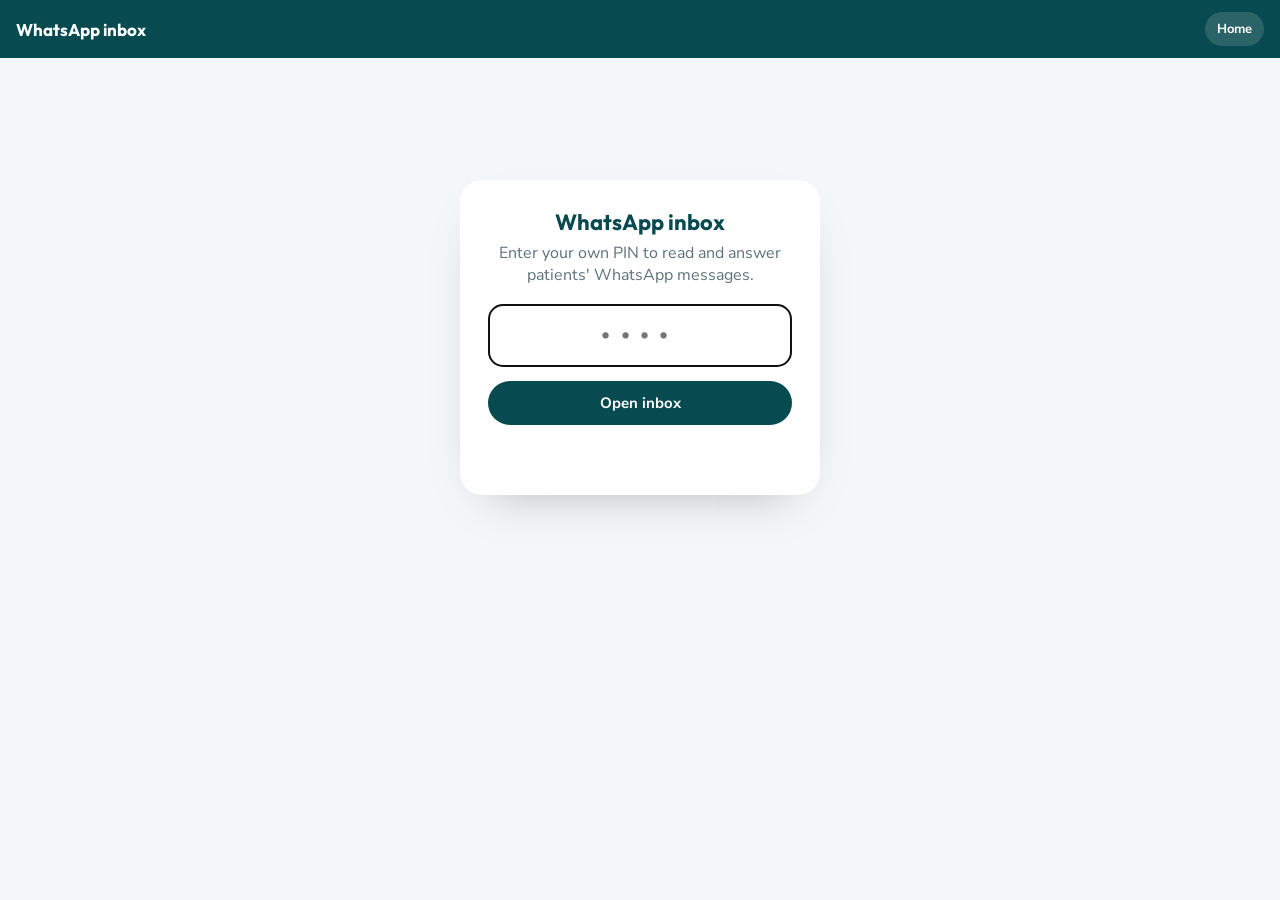
<file: inbox.html>
<!DOCTYPE html>
<html lang="en">
<head>
<meta charset="utf-8">
<meta name="viewport" content="width=device-width,initial-scale=1,viewport-fit=cover">
<meta name="robots" content="noindex,nofollow">
<title>WhatsApp inbox</title>
<link rel="icon" href="logo-real/mark-256.png">
<link href="https://fonts.googleapis.com/css2?family=Nunito+Sans:wght@400;600;700&family=Outfit:wght@600;700&display=swap" rel="stylesheet">
<script>document.write('<script src="config.js?v=' + Date.now() + '"><\/script>')</script>
<!-- Doctors only: patients' WhatsApp replies. Locked with each doctor's own PIN (same login as the dashboard). -->
<style>
  :root{--brand:#0e8a8a;--deep:#074a50;--accent:#d94a3d;--light:#9fe3dc;--bg:#f3f7f8;--card:#fff;--fg:#1d3239;--muted:#5d727a;--line:#e1eaec;--ok:#1e8e3e}
  *{box-sizing:border-box;margin:0;padding:0}
  body{font-family:"Nunito Sans",system-ui,sans-serif;background:var(--bg);color:var(--fg);min-height:100dvh}
  button{font:inherit;cursor:pointer}
  header{background:var(--deep);color:#fff;padding:calc(12px + env(safe-area-inset-top)) 16px 12px;display:flex;align-items:center;justify-content:space-between;gap:10px;position:sticky;top:0;z-index:5}
  header b{font:700 17px Outfit}header small{display:block;opacity:.75;font-size:12.5px}
  .hbtn{background:rgba(255,255,255,.14);color:#fff;border:0;border-radius:999px;padding:8px 12px;font-weight:700;font-size:13px;text-decoration:none;white-space:nowrap}
  header>div:last-child{flex:none}@media(max-width:520px){body.inchat #home,body.inchat #toDash{display:none}}
  main{max-width:760px;margin:0 auto;padding:14px}
  .login{max-width:360px;margin:12vh auto 0;background:var(--card);border-radius:22px;padding:28px;text-align:center;box-shadow:0 20px 50px -30px rgba(0,0,0,.35)}
  .login h1{font:700 22px Outfit;color:var(--deep)}.login p{color:var(--muted);margin:6px 0 18px}
  .pin{width:100%;font:700 26px Outfit;letter-spacing:.4em;text-align:center;padding:14px;border:1.5px solid var(--line);border-radius:14px;margin-bottom:14px}
  .btn{display:inline-flex;align-items:center;justify-content:center;gap:8px;border:0;border-radius:999px;padding:12px 20px;font-weight:700;font-size:15px;background:var(--deep);color:#fff}
  .btn.full{width:100%}.btn:disabled{opacity:.55;cursor:wait}
  .err{color:#b3261e;min-height:1.3em;margin-top:10px;font-size:14px}
  .row{display:flex;gap:12px;align-items:center;background:var(--card);border:1px solid var(--line);border-radius:16px;padding:13px 14px;margin-bottom:9px;cursor:pointer;width:100%;text-align:left}
  .av{flex:none;width:44px;height:44px;border-radius:50%;background:#dff3ef;color:var(--deep);display:grid;place-items:center;font:700 17px Outfit}
  .row .mid{flex:1;min-width:0}.row b{display:block;font-size:15.5px}.row span.l{display:block;color:var(--muted);font-size:13.5px;white-space:nowrap;overflow:hidden;text-overflow:ellipsis}
  .row .rt{text-align:right;font-size:12px;color:var(--muted);white-space:nowrap}
  .n{display:inline-grid;place-items:center;min-width:22px;height:22px;border-radius:11px;background:#25d366;color:#fff;font-size:12px;font-weight:700;padding:0 6px;margin-top:5px}
  .empty{text-align:center;color:var(--muted);padding:44px 10px;line-height:1.5}
  .note{font-size:13px;color:var(--muted)}
  .chat{display:flex;flex-direction:column;height:calc(100dvh - 70px - env(safe-area-inset-top));max-width:760px;margin:0 auto}
  .msgs{flex:1;overflow-y:auto;padding:14px;display:flex;flex-direction:column;gap:8px}
  .b{max-width:82%;padding:9px 12px;border-radius:16px;font-size:15px;line-height:1.4;white-space:pre-wrap;word-wrap:break-word;overflow-wrap:anywhere}
  .b small{display:block;margin-top:4px;font-size:11px;opacity:.65}
  .in{align-self:flex-start;background:#fff;border:1px solid var(--line);border-bottom-left-radius:5px}
  .out{align-self:flex-end;background:#d8f5df;border-bottom-right-radius:5px}
  .day{align-self:center;font-size:12px;color:var(--muted);background:#e6eef0;border-radius:99px;padding:3px 12px;margin:6px 0}
  .compose{background:#fff;border-top:1px solid var(--line);padding:10px 12px calc(10px + env(safe-area-inset-bottom))}
  .compose .line{display:flex;gap:8px;align-items:flex-end}
  textarea{flex:1;font:inherit;font-size:16px;border:1.5px solid var(--line);border-radius:16px;padding:10px 12px;resize:none;max-height:140px;min-height:44px}
  .send{flex:none;background:#25d366;border:0;color:#fff;border-radius:50%;width:46px;height:46px;font-size:20px;font-weight:700}
  .send:disabled{opacity:.5}
  .closed{background:#fff8e6;border:1px solid #f3dfa8;border-radius:12px;padding:10px 12px;font-size:13.5px;color:#6b5314}
  .wa{display:inline-block;margin-top:6px;color:#128c4a;font-weight:700;font-size:13.5px}
  .toast{position:fixed;left:50%;bottom:calc(90px + env(safe-area-inset-bottom));transform:translateX(-50%);background:var(--deep);color:#fff;padding:11px 18px;border-radius:99px;font-size:14px;opacity:0;transition:.25s;pointer-events:none;z-index:9}
  .toast.on{opacity:1}
</style>
</head>
<body>
<header><div style="min-width:0;flex:1"><b id="t" style="display:block;white-space:nowrap;overflow:hidden;text-overflow:ellipsis">WhatsApp inbox</b><small id="sub"></small></div><div style="display:flex;gap:6px"><a class="hbtn" href="doctor.html" id="toDash" hidden>Dashboard</a><a class="hbtn" href="./" id="home">Home</a><button class="hbtn" id="out" hidden>Lock</button></div></header>
<main id="main"></main>
<div class="toast" id="toast"></div>
<script>
(function(){
const S = window.SITE || {}, API = ((S.helper && S.helper.url) || "").replace(/\/$/, "");
const $ = id => document.getElementById(id);
const esc = s => String(s ?? "").replace(/[&<>"]/g, c => ({ "&":"&amp;","<":"&lt;",">":"&gt;",'"':"&quot;" }[c]));
const store = { get(){ try { return localStorage.getItem("docToken") || ""; } catch(e){ return ""; } }, set(v){ try { v ? localStorage.setItem("docToken", v) : localStorage.removeItem("docToken"); } catch(e){} } };
let token = store.get(), me = "", poll = null, openPhone = "", threads = [], lastCount = -1;
document.title = "WhatsApp inbox · " + ((S.doctor && S.doctor.shortName) || "");
function toast(t){ const el = $("toast"); el.textContent = t; el.classList.add("on"); clearTimeout(el._t); el._t = setTimeout(() => el.classList.remove("on"), 2800); }
async function api(path, opts = {}) {
  if (!API) throw new Error("The inbox is not connected yet.");
  const r = await fetch(API + path, Object.assign({}, opts, { headers: Object.assign({ "Content-Type": "application/json" }, token ? { Authorization: "Bearer " + token } : {}, opts.headers || {}) }));
  const j = await r.json().catch(() => ({}));
  if (r.status === 401 && token) { token = ""; store.set(""); stop(); showLogin(); throw new Error(j.error || "Please enter your PIN again."); }
  if (!r.ok) throw new Error(j.error || "Something went wrong.");
  return j;
}
const stop = () => { clearInterval(poll); poll = null; };
function ago(ms) {
  const d = new Date(ms), n = new Date(), same = d.toDateString() === n.toDateString();
  if (same) return d.toLocaleTimeString("en-IN", { hour: "numeric", minute: "2-digit" });
  const y = new Date(n - 864e5).toDateString() === d.toDateString();
  return y ? "Yesterday" : d.toLocaleDateString("en-IN", { day: "numeric", month: "short" });
}
const label = t => t.name || ("+" + t.phone);

function showLogin() {
  stop(); $("out").hidden = true; $("toDash").hidden = true; $("sub").textContent = "";
  $("main").innerHTML = `<div class="login"><h1>WhatsApp inbox</h1><p>Enter your own PIN to read and answer patients' WhatsApp messages.</p><input class="pin" id="pin" inputmode="numeric" maxlength="8" autocomplete="off" placeholder="••••"><button class="btn full" id="go">Open inbox</button><p class="err" id="e"></p></div>`;
  const go = async () => {
    const pin = $("pin").value.trim(); if (!/^\d{4,8}$/.test(pin)) { $("e").textContent = "Please enter your PIN (4 to 8 digits)."; return; }
    $("go").disabled = true; $("e").textContent = "";
    try { const j = await api("/login", { method: "POST", body: JSON.stringify({ pin }) }); token = j.token; store.set(token); try { localStorage.setItem("docMe", JSON.stringify(j.doctor)); } catch(e){} me = j.doctor.name; await showList(); }
    catch (e) { $("e").textContent = e.message; $("go").disabled = false; }
  };
  $("go").onclick = go; $("pin").onkeydown = e => { if (e.key === "Enter") go(); }; $("pin").focus();
}

async function showList() {
  openPhone = ""; lastCount = -1; document.body.classList.remove("inchat"); { const b = $("back"); if (b) b.remove(); document.querySelector("main").style.padding = ""; } $("out").hidden = false; $("toDash").hidden = false; $("t").textContent = "WhatsApp inbox";
  $("main").innerHTML = `<div class="empty">Loading…</div>`;
  await refreshList(true); stop(); poll = setInterval(() => { if (!openPhone) refreshList(false).catch(() => {}); else refreshChat(false).catch(() => {}); }, 20000);
}
async function refreshList(first) {
  let j; try { j = await api("/inbox/threads"); } catch (e) { if (first) $("main").innerHTML = `<div class="empty">${esc(e.message)}</div>`; return; }
  if (openPhone) return;
  threads = j.threads; me = j.me || me; $("sub").textContent = me ? "Signed in as " + me : "";
  const unread = threads.reduce((a, t) => a + t.unread, 0); document.title = (unread ? "(" + unread + ") " : "") + "WhatsApp inbox";
  $("main").innerHTML = threads.length ? threads.map(t => `<button class="row" data-p="${esc(t.phone)}"><div class="av">${esc((label(t).replace(/[^A-Za-z0-9]/g, "")[0] || "#").toUpperCase())}</div><div class="mid"><b>${esc(label(t))}</b><span class="l">${t.lastDir === "out" ? "You: " : ""}${esc(t.last)}</span></div><div class="rt">${esc(ago(t.at))}${t.unread ? `<br><span class="n">${t.unread}</span>` : ""}</div></button>`).join("") : `<div class="empty"><b>No messages yet.</b><br>When a patient replies on WhatsApp, the message appears here and your phone gets an alert.</div>`;
  $("main").querySelectorAll(".row").forEach(b => b.onclick = () => showChat(b.dataset.p));
}

async function showChat(phone) {
  document.body.classList.add("inchat"); openPhone = phone; $("main").innerHTML = `<div class="empty">Loading…</div>`;
  const t = threads.find(x => x.phone === phone);
  $("t").textContent = t ? label(t) : "+" + phone;
  $("main").innerHTML = `<div class="chat"><div class="msgs" id="msgs"></div><div class="compose" id="cmp"></div></div>`; document.querySelector("main").style.padding = "0";
  const back = document.createElement("button"); back.className = "hbtn"; back.id = "back"; back.textContent = "‹ All chats";
  $("out").before(back); back.onclick = () => { back.remove(); document.querySelector("main").style.padding = ""; showList(); };
  await refreshChat(true);
}
async function refreshChat(first) {
  let j; try { j = await api("/inbox/thread?p=" + encodeURIComponent(openPhone)); } catch (e) { toast(e.message); return; }
  if (!$("msgs")) return;
  $("t").textContent = j.name || "+" + j.phone; $("sub").textContent = "+" + j.phone;
  const box = $("msgs"), atBottom = first || box.scrollHeight - box.scrollTop - box.clientHeight < 80;
  let lastDay = "", html = "";
  for (const m of j.msgs) {
    const d = new Date(m.at).toDateString(); if (d !== lastDay) { lastDay = d; html += `<div class="day">${esc(new Date(m.at).toLocaleDateString("en-IN", { weekday: "short", day: "numeric", month: "short" }))}</div>`; }
    html += `<div class="b ${m.d}">${esc(m.text)}<small>${esc(new Date(m.at).toLocaleTimeString("en-IN", { hour: "numeric", minute: "2-digit" }))}${m.d === "out" ? (m.st === "failed" ? " · not delivered" : m.st === "read" ? " · read" : m.st === "delivered" ? " · delivered" : " · sent") : ""}</small></div>`;
  }
  if (j.msgs.length !== lastCount) { box.innerHTML = html; lastCount = j.msgs.length; if (atBottom) box.scrollTop = box.scrollHeight; }
  const c = $("cmp");
  if (!j.open) { c.innerHTML = `<div class="closed">More than 24 hours have passed since this patient's last message, so WhatsApp does not allow a normal reply now. You can call the patient, or wait for the patient to write again.<br><a class="wa" target="_blank" rel="noopener" href="https://wa.me/${esc(j.phone)}">Open in your own WhatsApp</a></div>`; return; }
  if (!c.querySelector("textarea")) {
    c.innerHTML = `<div class="line"><textarea id="txt" rows="1" maxlength="1500" placeholder="Write your reply…"></textarea><button class="send" id="snd" aria-label="Send">➤</button></div><p class="note" style="margin-top:6px">Your name is added at the end of the message${me ? " (" + esc(me) + ")" : ""}.</p>`;
    const ta = $("txt"); ta.oninput = () => { ta.style.height = "auto"; ta.style.height = Math.min(ta.scrollHeight, 140) + "px"; };
    const send = async () => {
      const text = ta.value.trim(); if (!text) return; $("snd").disabled = true;
      try { await api("/inbox/reply", { method: "POST", body: JSON.stringify({ phone: openPhone, text }) }); ta.value = ""; ta.style.height = "auto"; await refreshChat(true); }
      catch (e) { toast(e.message); }
      $("snd").disabled = false;
    };
    $("snd").onclick = send; ta.onkeydown = e => { if (e.key === "Enter" && (e.ctrlKey || e.metaKey)) send(); };
  }
}
$("out").onclick = () => { document.body.classList.remove("inchat"); token = ""; store.set(""); stop(); const b = $("back"); if (b) b.remove(); document.querySelector("main").style.padding = ""; showLogin(); };
if (token) showList().catch(() => showLogin()); else showLogin();
})();
</script>
</body>
</html>
</file>
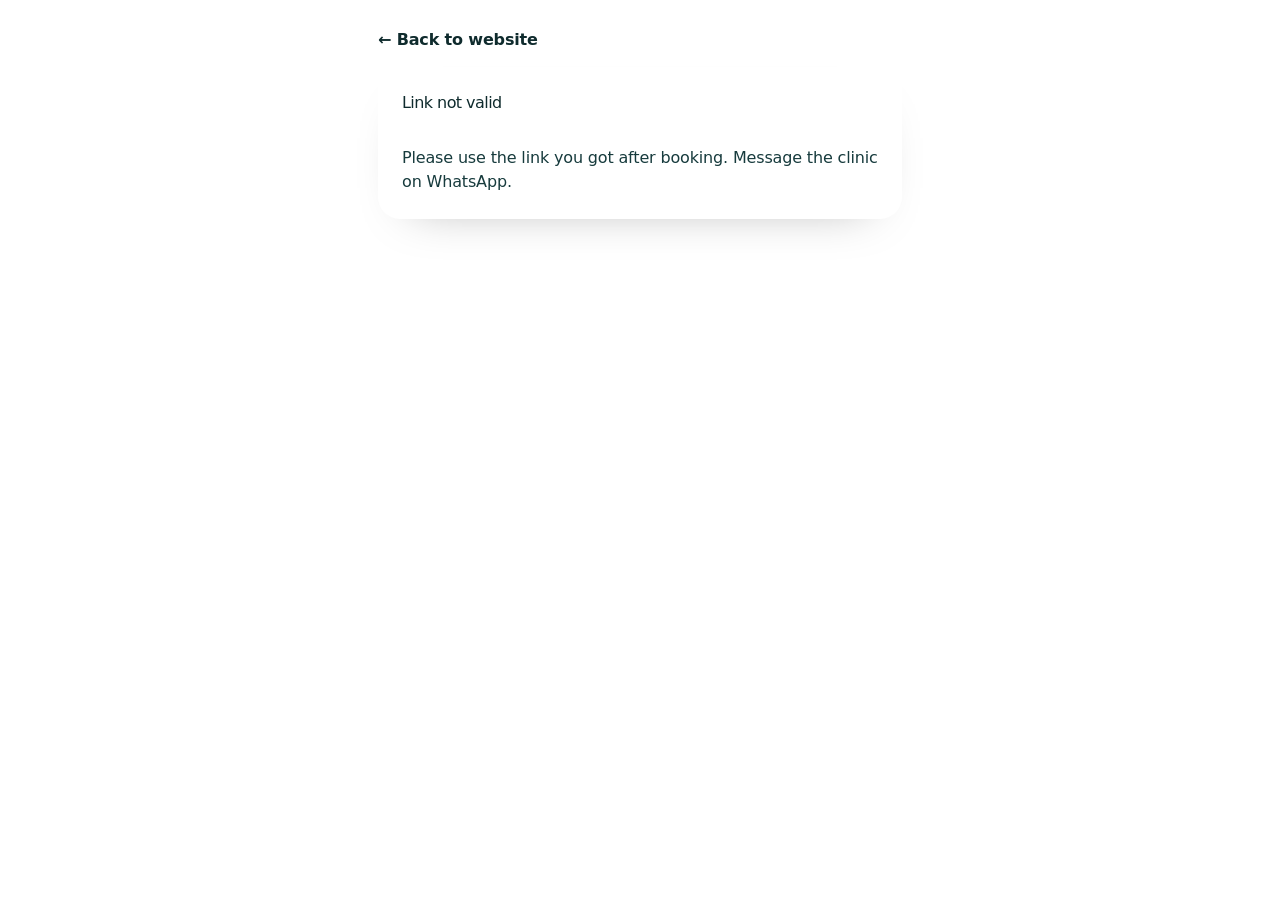
<file: manage.html>
<!doctype html>
<html lang="en">
<head>
<meta charset="utf-8">
<meta name="viewport" content="width=device-width, initial-scale=1">
<meta name="robots" content="noindex,nofollow">
<title>Your appointment</title>
<link rel="preconnect" href="https://fonts.googleapis.com">
<link rel="stylesheet" href="https://fonts.googleapis.com/css2?family=Outfit:wght@500;600;700;800&family=Nunito+Sans:opsz,wght@6..12,400;6..12,600;6..12,700&display=swap">
<link rel="stylesheet" href="style.css">
<script src="qrcode.js"></script>
<script>document.write('<script src="config.js?v=' + Date.now() + '"><\/script>')</script>
<!-- Patient's own "change or cancel" page (DotCom's own calendar). The link carries a signed token; no login. -->
<style>
  body{background:var(--bg);min-height:100vh}
  .mg{max-width:560px;margin:0 auto;padding:28px 18px 60px}
  .mg-card{background:#fff;border-radius:22px;padding:24px;display:grid;gap:14px;box-shadow:0 20px 50px -34px rgba(0,0,0,.35)}
  .mg h1{font:800 1.5rem var(--display);color:var(--brand-deep)}
  .mg .home{display:inline-block;margin-bottom:14px;color:var(--brand-deep);font-weight:700;text-decoration:none}
  .row{display:flex;gap:10px;flex-wrap:wrap}.row .btn{flex:1;min-width:150px}
  .btn-ghost{background:transparent;color:var(--brand-deep);border:1.5px solid var(--line)}
  .btn-danger{background:#fff;color:#b3261e;border:1.5px solid #f1c9c6}
  .badge{display:inline-block;border-radius:999px;padding:3px 10px;font-size:.8rem;font-weight:700;background:var(--soft);color:var(--brand-deep)}
  .badge.no{background:#fdeceb;color:#b3261e}
  .pay{border:1.5px solid var(--line);border-radius:16px;padding:16px;display:grid;gap:10px;text-align:center;background:var(--soft)}
  .pay h2{font:800 1.15rem "Outfit",system-ui,sans-serif;color:var(--brand-deep)}
  .pay .amt{font:800 2.2rem "Outfit",system-ui,sans-serif;color:var(--brand-deep)}
  .pay.done{background:#eef8f1;border-color:#cfe9d6}
  .pay img{width:170px;height:170px;border-radius:12px;background:#fff;padding:8px;justify-self:center}
  .pay .u{display:block;font-weight:700;user-select:all;overflow-wrap:anywhere;margin-top:2px}
  .pay input{width:100%;border:1.5px solid var(--line);border-radius:12px;padding:11px;font:16px inherit;text-align:center}
  .pb,.gb{display:inline-flex;align-items:center;justify-content:center;border-radius:999px;font:700 15px "Nunito Sans",system-ui,sans-serif;padding:13px 22px;cursor:pointer;text-decoration:none;justify-self:center;border:1.5px solid var(--brand)}
  .pb{background:var(--brand);color:#fff}.gb{background:#fff;color:var(--brand-deep);border-color:var(--line)}
  .pb:disabled,.gb:disabled{opacity:.6}
  .paylink{display:none}@media (pointer:coarse),(max-width:700px){.paylink{display:inline-flex}}
  .summary{display:grid;gap:6px;background:var(--soft,#eef4f8);border-radius:14px;padding:14px}
  .summary>div{display:flex;justify-content:space-between;gap:12px;align-items:center}
  textarea{width:100%;min-height:70px;border:1.5px solid var(--line);border-radius:12px;padding:10px;font:inherit}
</style>
</head>
<body>
<div class="mg"><a class="home" href="./" id="home">← Back to website</a><div class="mg-card" id="box"><p class="small">Loading your appointment…</p></div></div>
<script>
(function(){
const S = window.SITE, box = document.getElementById("box");
const r = document.documentElement.style;
r.setProperty("--brand", S.theme.brand); r.setProperty("--brand-deep", S.theme.brandDeep); r.setProperty("--accent", S.theme.accent);
const API = ((S.helper && S.helper.url) || "").replace(/\/$/, "");
const q = new URLSearchParams(location.search), A = { d: q.get("d") || "main", b: q.get("b") || "", t: q.get("t") || "" };
const DOCS = (S.doctors && S.doctors.length) ? S.doctors : [];
const DOC = DOCS.find(x => x.id === A.d) || { name: S.doctor.name };
const TZ = (() => { try { const z = Intl.DateTimeFormat().resolvedOptions().timeZone || "Asia/Kolkata"; return z === "Asia/Calcutta" ? "Asia/Kolkata" : z; } catch (e) { return "Asia/Kolkata"; } })();
const esc = s => String(s ?? "").replace(/[&<>"]/g, c => ({ "&": "&amp;", "<": "&lt;", ">": "&gt;", '"': "&quot;" }[c]));
const fmt = (iso, o) => new Intl.DateTimeFormat("en-IN", Object.assign({ timeZone: TZ }, o)).format(new Date(iso));
const when = iso => `${fmt(iso, { weekday: "long", day: "numeric", month: "long" })}, ${fmt(iso, { hour: "numeric", minute: "2-digit" })}`;
const ymd = d => new Date(d.getTime() - d.getTimezoneOffset() * 6e4).toISOString().slice(0, 10);
const wa = () => (S.contact && S.contact.whatsapp) ? `https://wa.me/${String(S.contact.whatsapp).replace(/\D/g, "")}` : "";
let bk = null, slots = null, until = "", day = "";
document.title = "Your appointment · " + DOC.name;

async function call(path, opts) {
  const res = await fetch(API + path, opts ? { method: "POST", headers: { "Content-Type": "application/json" }, body: JSON.stringify({ ...A, ...opts }) } : undefined);
  const d = await res.json().catch(() => ({}));
  if (!res.ok) { const e = new Error(d.error || "Something went wrong. Please try again."); e.status = res.status; throw e; }
  return d;
}
function contact() { return wa() ? ` <a href="${wa()}" target="_blank" rel="noopener">Message the clinic on WhatsApp</a>.` : ""; }

async function load() {
  if (!API || !A.b || !A.t) { box.innerHTML = `<h1>Link not valid</h1><p>Please use the link you got after booking.${contact()}</p>`; return; }
  try { bk = await call("/book/manage?" + new URLSearchParams(A)); show(); }
  catch (e) { box.innerHTML = `<h1>${e.status === 403 ? "Link not valid" : "Couldn't open your appointment"}</h1><p>${esc(e.message)}${contact()}</p>`; }
}
function show(msg) {
  const st = bk.status, gone = /cancel|declin|expired/.test(st);
  const label = { pending: "Waiting for the clinic to confirm", confirmed: "Confirmed", cancelled: "Cancelled", declined: "Not possible", expired: "Not confirmed in time" }[st] || st;
  box.innerHTML = `<h1>Your appointment</h1>
    ${msg ? `<p style="color:var(--teal);font-weight:700">${esc(msg)}</p>` : ""}
    <div class="summary"><div><span>${esc(bk.title)}${DOCS.length > 1 ? " · " + esc(DOC.name) : ""}</span><b>${esc(when(bk.start))}</b></div><div><span>Patient</span><b>${esc(bk.name)}</b></div><div><span>Status</span><span class="badge${gone ? " no" : ""}">${esc(label)}</span></div></div>
    ${TZ !== "Asia/Kolkata" ? `<p class="small">Times are shown in your time (${esc(TZ.replace(/_/g, " "))}).</p>` : ""}
    ${!gone && Date.parse(bk.end) > Date.now() - 60 * 6e4 ? `<p class="small">At your time, join from the <a href="room.html?${A.d !== "main" ? "d=" + encodeURIComponent(A.d) + "&" : ""}b=${encodeURIComponent(A.b)}&t=${encodeURIComponent(A.t)}"><b>Consultation room</b></a>.</p>` : ""}
    ${medBox()}
    ${bk.canChange ? `<div class="row"><button class="btn btn-solid" id="ch">Change time</button><button class="btn btn-danger" id="cx">Cancel appointment</button></div>`
      : (!gone ? `<p class="small">This appointment can no longer be changed online.${contact()}</p>` : `<a class="btn btn-solid" href="./#book">Book a new appointment</a>`)}`;
  const ch = document.getElementById("ch"), cx = document.getElementById("cx");
  const mq = document.getElementById("mq"); if (mq) { try { const q = qrcode(0, "M"); q.addData(upiLink()); q.make(); mq.innerHTML = q.createImgTag(5, 0, "UPI QR code"); } catch (e) {} }
  const cp = document.getElementById("mcp"); if (cp) cp.onclick = () => { try { navigator.clipboard.writeText(payTo().upiId); cp.textContent = "Copied ✓"; } catch (e) {} };
  const mp = document.getElementById("mpaid"); if (mp) mp.onclick = async () => {
    const ref = (document.getElementById("mref").value || "").replace(/\D/g, ""), er = document.getElementById("mer");
    if (ref.length !== 12) { er.textContent = "Please enter the 12-digit UPI reference number from your payment."; return; }
    mp.disabled = true;
    try { await call("/book/med-ref", { ref }); bk.med.ref = "•••••••" + ref.slice(-4); show("Thank you. The clinic will confirm your payment."); }
    catch (e) { er.textContent = e.message; mp.disabled = false; }
  };
  if (ch) ch.onclick = () => { slots = null; pick(); };
  if (cx) cx.onclick = cancelAsk;
}
/* medicine payment: pays the UPI of THIS doctor only (from config.js), never a shared account */
const payTo = () => ({ upiId: (DOC && DOC.upiId) || (S.payment && S.payment.upiId) || "", payeeName: (DOC && DOC.payeeName) || (S.payment && S.payment.payeeName) || DOC.name });
const upiLink = () => `upi://pay?pa=${encodeURIComponent(payTo().upiId)}&pn=${encodeURIComponent(payTo().payeeName)}&am=${Number(bk.med.amount).toFixed(2)}&cu=INR&tn=${encodeURIComponent("Medicines")}`;
function medBox() {
  const m = bk.med; if (!m || bk.status !== "confirmed") return "";
  if (m.status === "paid") return `<div class="pay done"><h2>Medicine payment received ✓</h2><div class="amt">₹${esc(m.amount)}</div><p class="small">Thank you. ${m.note ? esc(m.note) : ""}</p></div>`;
  const u = payTo();
  if (!u.upiId) return `<div class="pay"><h2>Medicine payment</h2><div class="amt">₹${esc(m.amount)}</div><p class="small">${m.note ? esc(m.note) + ". " : ""}Please contact the clinic to pay.${contact()}</p></div>`;
  return `<div class="pay"><h2>Medicine payment</h2><div class="amt">₹${esc(m.amount)}</div>${m.note ? `<p class="small">${esc(m.note)}</p>` : ""}
    <a class="pb paylink" href="${esc(upiLink())}">Pay ₹${esc(m.amount)} with UPI app</a>
    <div id="mq" aria-label="UPI QR code"></div>
    <p class="small">Pay to <b>${esc(u.payeeName)}</b><span class="u">${esc(u.upiId)}</span></p><button class="gb" id="mcp" style="padding:7px 16px;font-size:13.5px">Copy UPI ID</button>
    ${m.ref ? `<p class="small">You told us you paid (Ref ${esc(m.ref)}). The clinic will confirm shortly.</p>`
      : `<p class="small">After paying, enter the 12-digit UPI reference number:</p><input id="mref" inputmode="numeric" maxlength="14" placeholder="UPI reference (12 digits)"><button class="pb" id="mpaid">I have paid</button><p class="err" id="mer"></p>`}</div>`;
}
function cancelAsk() {
  box.innerHTML = `<h1>Cancel appointment?</h1><div class="summary"><div><span>${esc(bk.title)}</span><b>${esc(when(bk.start))}</b></div></div>
    <label class="f">Reason (optional)<textarea id="why"></textarea></label>
    <p class="small">If you paid by UPI, the clinic will contact you about a refund.</p><p class="err" id="e"></p>
    <div class="row"><button class="btn btn-ghost" id="no">Keep appointment</button><button class="btn btn-danger" id="yes">Yes, cancel</button></div>`;
  document.getElementById("no").onclick = () => show();
  document.getElementById("yes").onclick = async ev => {
    ev.target.disabled = true;
    try { await call("/book/cancel", { reason: document.getElementById("why").value.trim() }); bk.status = "cancelled"; bk.canChange = false; show("Your appointment is cancelled."); }
    catch (e) { document.getElementById("e").textContent = e.message; ev.target.disabled = false; }
  };
}
async function loadSlots(more) {
  const from = more && until ? until : ymd(new Date());
  const d = await call("/book/slots?" + new URLSearchParams({ d: A.d, slug: bk.slug, from, days: 14, tz: TZ }));
  slots = Object.assign(more ? (slots || {}) : {}, d.slots || {});
  until = ymd(new Date(new Date(from + "T12:00:00").getTime() + 14 * 864e5));
}
async function pick(msg) {
  if (!slots) { box.innerHTML = `<p class="small">Loading free times…</p>`; try { await loadSlots(); } catch (e) { show(); return; } }
  const days = []; const s0 = new Date(); s0.setHours(12, 0, 0, 0);
  const n = Math.round((new Date(until + "T12:00:00") - s0) / 864e5);
  for (let i = 0; i < n; i++) days.push(ymd(new Date(s0.getTime() + i * 864e5)));
  const open = days.filter(d => slots[d] && slots[d].length);
  if (!open.includes(day)) day = open[0] || "";
  box.innerHTML = `<h1>Choose a new time</h1>
    ${msg ? `<p class="err">${esc(msg)}</p>` : ""}
    <div class="summary"><div><span>Now</span><b>${esc(when(bk.start))}</b></div></div>
    <div class="days">${days.map(d => { const has = slots[d] && slots[d].length, dt = new Date(d + "T12:00:00"); return `<button class="chip" data-day="${d}" aria-pressed="${d === day}" ${has ? "" : "disabled"}><small>${dt.toLocaleDateString("en-IN", { weekday: "short" })}</small>${dt.getDate()}<small>${dt.toLocaleDateString("en-IN", { month: "short" })}</small></button>`; }).join("")}</div>
    <button class="btn btn-ghost" id="more" style="justify-self:start">More dates →</button>
    ${day ? `<div class="slots">${slots[day].map(iso => `<button class="chip" data-time="${esc(iso)}">${esc(fmt(iso, { hour: "numeric", minute: "2-digit" }))}</button>`).join("")}</div>` : `<p>No free times in these dates. Tap <b>More dates</b>.</p>`}
    <p class="err" id="e"></p>
    <button class="btn btn-ghost" id="back" style="justify-self:start">Keep current time</button>`;
  box.querySelectorAll("[data-day]").forEach(b => b.onclick = () => { day = b.dataset.day; pick(); });
  box.querySelectorAll("[data-time]").forEach(b => b.onclick = async () => {
    if (!confirm(`Move your appointment to ${when(b.dataset.time)}?`)) return;
    box.querySelectorAll("button").forEach(x => x.disabled = true);
    try { const d = await call("/book/reschedule", { start: b.dataset.time }); bk.start = d.start; show("Your appointment time is changed."); }
    catch (e) { if (e.status === 409) { slots = null; pick(e.message); } else { document.getElementById("e").textContent = e.message; box.querySelectorAll("button").forEach(x => x.disabled = false); } }
  });
  document.getElementById("more").onclick = ev => { ev.target.disabled = true; ev.target.textContent = "Loading…"; loadSlots(true).then(() => pick()).catch(() => { ev.target.textContent = "Couldn't load — try again"; ev.target.disabled = false; }); };
  document.getElementById("back").onclick = () => show();
}
load();
})();
</script>
</body>
</html>
</file>
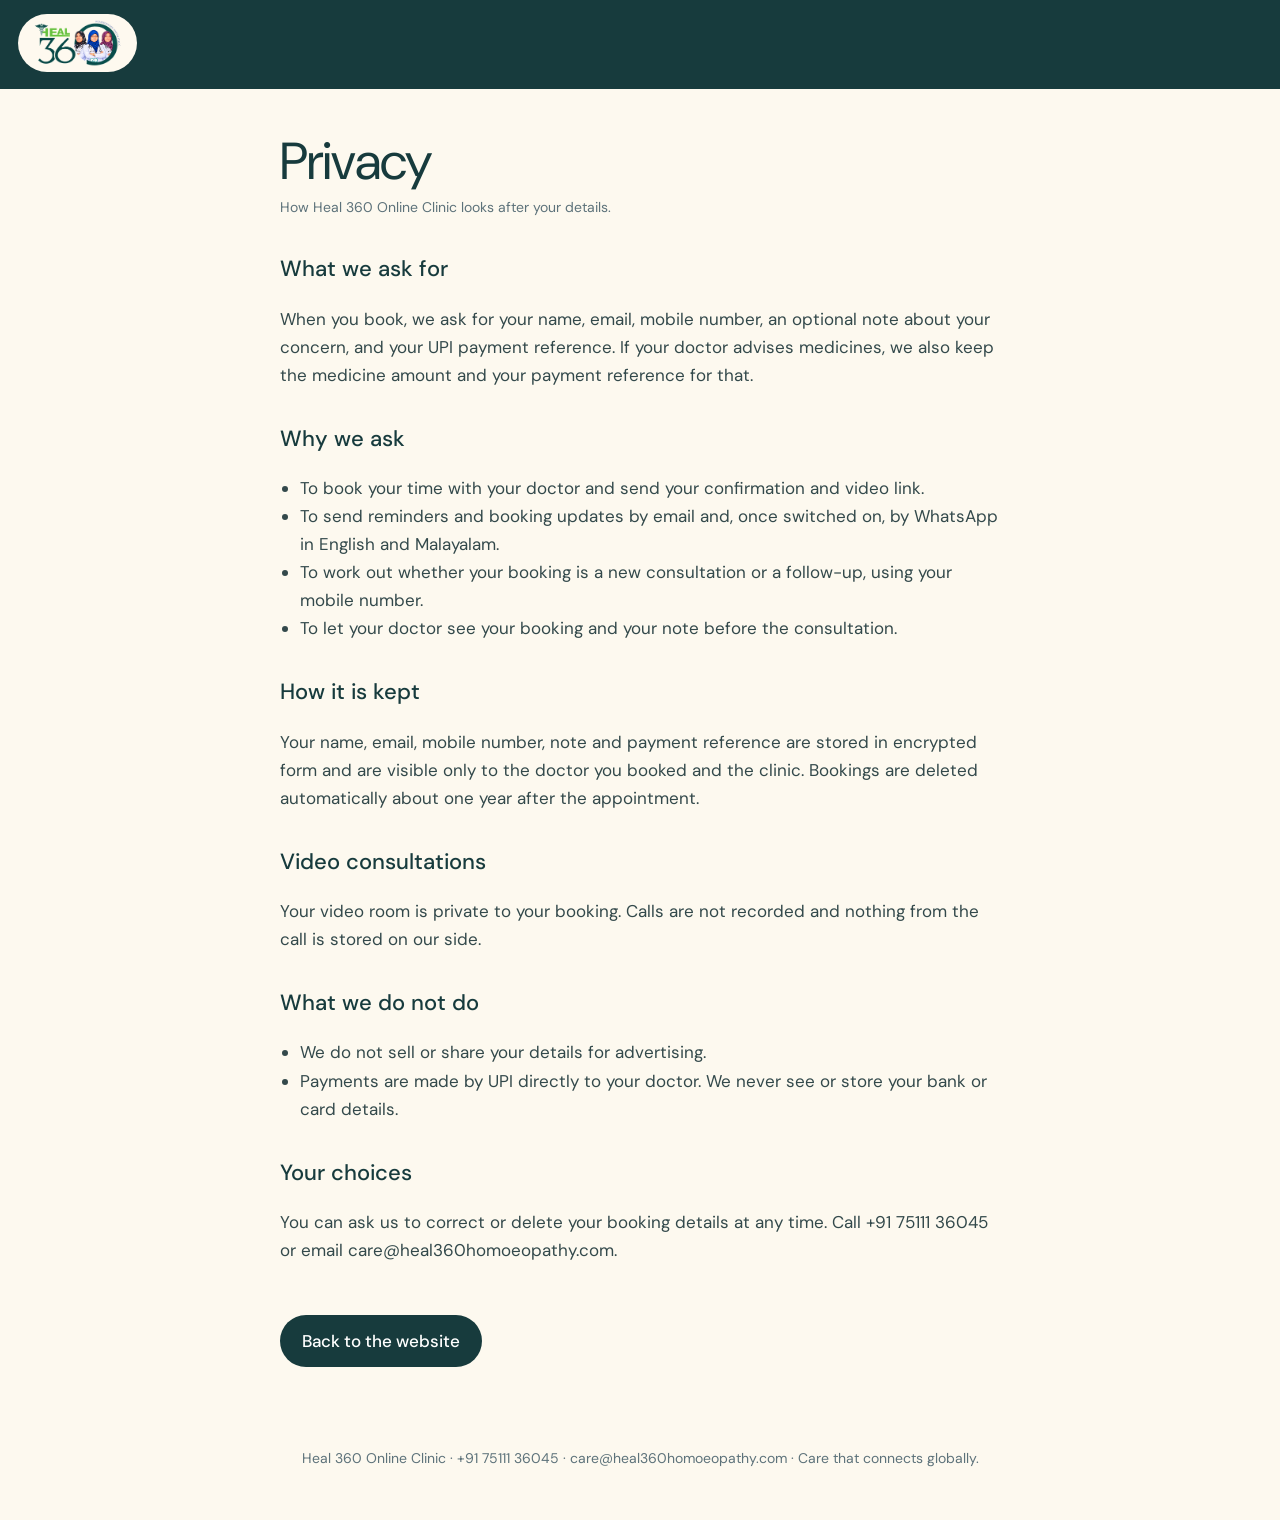
<file: privacy.html>
<!DOCTYPE html>
<html lang="en"><head><meta charset="utf-8"><meta name="viewport" content="width=device-width,initial-scale=1">
<title>Privacy | Heal 360 Online Clinic</title><meta name="robots" content="index,follow"><meta name="theme-color" content="#173B3D">
<link rel="icon" type="image/png" href="logo-real/favicon-64.png?v=2">
<link href="https://fonts.googleapis.com/css2?family=DM+Sans:wght@300;400;500;700&display=swap" rel="stylesheet">
<style>
*{box-sizing:border-box}body{margin:0;background:#fdf9ef;color:#173b3d;font:17px/1.65 "DM Sans",system-ui,sans-serif}
header{background:#173b3d;padding:14px 18px}header a{display:inline-flex;align-items:center;background:#fef9ef;border-radius:30px;padding:5px 14px}header img{height:48px;width:auto;display:block}
main{max-width:760px;margin:0 auto;padding:44px 20px 80px}h1{font-size:clamp(34px,6vw,52px);font-weight:400;letter-spacing:-.02em;margin:0 0 6px;line-height:1.1}
.upd{color:#5d727a;font-size:14px;margin:0 0 28px}h2{font-size:22px;font-weight:500;margin:32px 0 6px}p,li{color:#33494b}ul{padding-left:20px}a{color:#173b3d}
.back{display:inline-block;margin-top:34px;background:#173b3d;color:#fff;border-radius:99px;padding:12px 22px;text-decoration:none;font-weight:500}
footer{padding:0 20px 50px;text-align:center;color:#5d727a;font-size:14px}
</style></head><body>
<header><a href="index.html" aria-label="Heal 360 Online Clinic home"><img src="logo-real/heal360-logo-nav.png?v=5" alt="Heal 360 Online Clinic" width="114" height="60"></a></header>
<main>
<h1>Privacy</h1><p class="upd">How Heal 360 Online Clinic looks after your details.</p>
<h2>What we ask for</h2><p>When you book, we ask for your name, email, mobile number, an optional note about your concern, and your UPI payment reference. If your doctor advises medicines, we also keep the medicine amount and your payment reference for that.</p>
<h2>Why we ask</h2><ul><li>To book your time with your doctor and send your confirmation and video link.</li><li>To send reminders and booking updates by email and, once switched on, by WhatsApp in English and Malayalam.</li><li>To work out whether your booking is a new consultation or a follow-up, using your mobile number.</li><li>To let your doctor see your booking and your note before the consultation.</li></ul>
<h2>How it is kept</h2><p>Your name, email, mobile number, note and payment reference are stored in encrypted form and are visible only to the doctor you booked and the clinic. Bookings are deleted automatically about one year after the appointment.</p>
<h2>Video consultations</h2><p>Your video room is private to your booking. Calls are not recorded and nothing from the call is stored on our side.</p>
<h2>What we do not do</h2><ul><li>We do not sell or share your details for advertising.</li><li>Payments are made by UPI directly to your doctor. We never see or store your bank or card details.</li></ul>
<h2>Your choices</h2><p>You can ask us to correct or delete your booking details at any time. Call +91 75111 36045 or email care@heal360homoeopathy.com.</p>
<a class="back" href="index.html">Back to the website</a>
</main>
<footer>Heal 360 Online Clinic &middot; +91 75111 36045 &middot; care@heal360homoeopathy.com &middot; Care that connects globally.</footer>
</body></html>
</file>
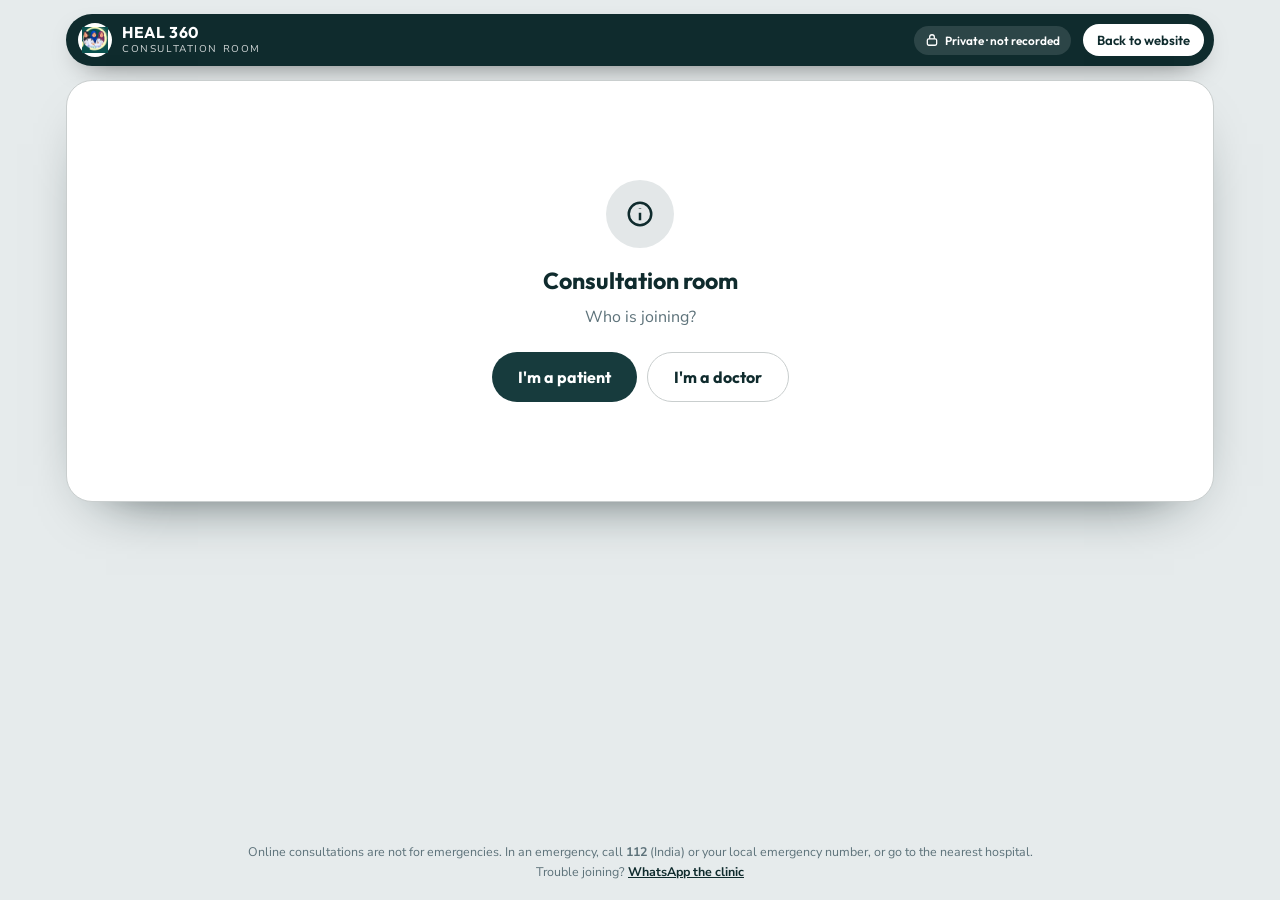
<file: room.html>
<!doctype html>
<html lang="en">
<head>
<meta charset="utf-8">
<meta name="viewport" content="width=device-width, initial-scale=1, viewport-fit=cover">
<meta name="robots" content="noindex,nofollow">
<title>Consultation room</title>
<link rel="preconnect" href="https://fonts.googleapis.com">
<link rel="stylesheet" href="https://fonts.googleapis.com/css2?family=Outfit:wght@500;600;700;800&family=Nunito+Sans:opsz,wght@6..12,400;6..12,600;6..12,700&display=swap">
<script>document.write('<script src="config.js?v=' + Date.now() + '"><\/script>')</script>
<!-- DotCom by Arshees — own video room, in the website's own design.
     The doctor and patient connect directly (WebRTC); when a network blocks that, the call is relayed by Cloudflare.
     The website's helper only checks the booking, keeps the patient's consent time, and passes connection messages.
     Nothing of the call (video, audio, chat) is recorded or stored. -->
<style>
  :root{--brand:#0e8a8a;--brand-deep:#074a50;--accent:#d94a3d;--light:#9fe3dc;
    --soft:color-mix(in srgb,var(--brand) 7%,#f6f8f9);--line:color-mix(in srgb,var(--brand) 14%,#e6e6e6);--fg:#1d3239;--muted:#5d727a;
    --display:"Outfit","Segoe UI",system-ui,sans-serif;--body:"Nunito Sans",system-ui,sans-serif}
  *{box-sizing:border-box;margin:0;padding:0}
  html{-webkit-text-size-adjust:100%}
  body{font-family:var(--body);background:var(--soft);color:var(--fg);min-height:100vh;min-height:100dvh;display:flex;flex-direction:column}
  a{color:inherit}
  button{font:inherit;cursor:pointer}
  .hide{display:none!important}

  /* top bar, same pill as the website */
  .top{width:100%;max-width:1180px;margin:0 auto;padding:calc(14px + env(safe-area-inset-top)) 16px 14px}
  .pill{display:flex;align-items:center;gap:12px;background:var(--brand-deep);color:#fff;border-radius:999px;padding:9px 10px 9px 12px;box-shadow:0 10px 30px -18px #000}
  .brand{display:flex;align-items:center;gap:10px;text-decoration:none;min-width:0}
  .brand svg{flex:none}
  .brand b{font:700 .98rem var(--display);letter-spacing:.04em;display:block;line-height:1.1;white-space:nowrap;overflow:hidden;text-overflow:ellipsis}
  .brand small{display:block;font-size:.62rem;letter-spacing:.16em;text-transform:uppercase;opacity:.8}
  .pill .sp{flex:1}
  .chip{display:inline-flex;align-items:center;gap:6px;font:600 .74rem var(--display);padding:7px 11px;border-radius:999px;background:#ffffff1f;white-space:nowrap}
  .chip svg{width:14px;height:14px}
  .back{font:600 .82rem var(--display);text-decoration:none;padding:8px 14px;border-radius:999px;background:#fff;color:var(--brand-deep);white-space:nowrap}

  main{flex:1;width:100%;max-width:1180px;margin:0 auto;padding:0 16px 18px}
  .card{background:#fff;border:1px solid var(--line);border-radius:26px;overflow:hidden;box-shadow:0 24px 60px -40px color-mix(in srgb,var(--brand-deep) 60%,#000)}

  /* message screens (opening, not open yet, ended…) */
  .msg{min-height:420px;display:grid;place-items:center;text-align:center;padding:48px 24px}
  .msg .inner{max-width:440px}
  .msg h1{font:700 1.45rem var(--display);color:var(--brand-deep);margin-bottom:10px}
  .msg p{color:var(--muted);line-height:1.6}
  .btn{display:inline-flex;align-items:center;justify-content:center;gap:9px;border:0;border-radius:999px;padding:14px 26px;font:700 1rem var(--display);background:var(--brand);color:#fff;text-decoration:none}
  .btn:hover{filter:brightness(1.06)}
  .btn:disabled{opacity:.45;cursor:not-allowed;filter:none}
  .btn.line{background:#fff;color:var(--brand-deep);border:1px solid var(--line)}
  .msg .btns{margin-top:22px;display:flex;gap:10px;justify-content:center;flex-wrap:wrap}
  .pulse{width:68px;height:68px;border-radius:50%;margin:0 auto 20px;background:var(--brand);box-shadow:0 0 0 0 color-mix(in srgb,var(--brand) 60%,transparent);animation:p 1.8s infinite}
  @keyframes p{70%{box-shadow:0 0 0 26px transparent}100%{box-shadow:0 0 0 0 transparent}}
  .icon{width:68px;height:68px;border-radius:50%;margin:0 auto 18px;display:grid;place-items:center;background:color-mix(in srgb,var(--brand) 12%,#fff);color:var(--brand-deep)}
  .icon svg{width:30px;height:30px}

  /* before you join */
  .lobby{display:grid;grid-template-columns:1.12fr .88fr}
  .lob-l{padding:22px}
  .lob-r{padding:26px 26px 24px;background:color-mix(in srgb,var(--brand) 5%,#fff);border-left:1px solid var(--line)}
  .eyebrow{font:700 .72rem var(--display);letter-spacing:.16em;text-transform:uppercase;color:var(--brand)}
  .lob-l h1{font:800 clamp(1.4rem,3vw,1.9rem) var(--display);color:var(--brand-deep);margin:6px 0 14px;line-height:1.2}
  .preview{position:relative;aspect-ratio:16/9;border-radius:18px;overflow:hidden;background:radial-gradient(circle at 50% 40%,color-mix(in srgb,var(--brand) 60%,#000),var(--brand-deep) 75%)}
  .preview video{position:absolute;inset:0;width:100%;height:100%;object-fit:cover;transform:scaleX(-1)}
  .preview .ph{position:absolute;inset:0;display:grid;place-items:center;color:#fff;text-align:center;padding:20px;font-size:.92rem;opacity:.9}
  .preview .tools{position:absolute;left:0;right:0;bottom:12px;display:flex;justify-content:center;gap:10px}
  .rb{width:46px;height:46px;border-radius:50%;border:0;background:#0000006b;color:#fff;display:grid;place-items:center;backdrop-filter:blur(6px)}
  .rb svg{width:21px;height:21px}
  .rb.off{background:#fff;color:#c0392b}
  .dev{display:flex;align-items:center;gap:8px;margin-top:12px;font-size:.92rem;color:var(--muted)}
  .dev b{color:var(--fg)}
  .dev .ok{color:#178a50}.dev .bad{color:#c0392b}
  .meter{flex:none;width:60px;height:6px;border-radius:9px;background:var(--line);overflow:hidden}
  .meter i{display:block;height:100%;width:0;background:#2fb46c;transition:width .1s}
  .tips{list-style:none;margin-top:16px;display:grid;grid-template-columns:1fr 1fr;gap:8px 16px;font-size:.86rem;color:var(--muted)}
  .tips li{padding-left:20px;position:relative}
  .tips li:before{content:"✓";position:absolute;left:0;color:var(--brand);font-weight:800}

  .person{display:flex;align-items:center;gap:14px}
  .person img{width:62px;height:62px;border-radius:50%;object-fit:cover;object-position:center 20%;background:var(--line);flex:none}
  .person .av{width:62px;height:62px;border-radius:50%;flex:none;display:grid;place-items:center;background:var(--brand);color:#fff;font:700 1.3rem var(--display)}
  .person b{display:block;font:700 1.05rem var(--display);color:var(--brand-deep)}
  .person span{display:block;font-size:.85rem;color:var(--muted);line-height:1.4}
  .appt{margin:16px 0 18px;padding:12px 14px;border-radius:14px;background:#fff;border:1px solid var(--line);font-size:.9rem;display:grid;gap:2px}
  .appt b{font-family:var(--display);color:var(--brand-deep)}
  .lob-r h2{font:700 .98rem var(--display);color:var(--brand-deep);margin-bottom:10px}
  .notes{list-style:none;display:grid;gap:11px;font-size:.86rem;color:var(--muted);line-height:1.45}
  .notes li{display:grid;grid-template-columns:22px 1fr;gap:10px;align-items:start}
  .notes svg{width:20px;height:20px;color:var(--brand)}
  .notes b{color:var(--fg)}
  .notes .em svg{color:#c0392b}
  .consent{display:flex;gap:11px;align-items:flex-start;margin:18px 0 0;padding:14px;border-radius:14px;border:1.5px solid color-mix(in srgb,var(--brand) 35%,#fff);background:#fff;font-size:.86rem;line-height:1.5;cursor:pointer}
  .consent input{width:20px;height:20px;flex:none;margin-top:1px;accent-color:var(--brand)}
  .err{margin-top:12px;padding:10px 13px;border-radius:12px;background:#fff1ee;color:#a1351f;font-size:.88rem}
  .joinbtn{width:100%;margin-top:16px}
  .small{margin-top:10px;font-size:.78rem;color:var(--muted);text-align:center}

  /* the call, framed in the card */
  .stage{position:relative;height:clamp(340px,calc(100dvh - 215px),760px);background:#0b1416;overflow:hidden}
  #remote{position:absolute;inset:0;width:100%;height:100%;object-fit:cover;background:#0b1416}
  #local{position:absolute;right:14px;bottom:14px;width:22%;max-width:210px;min-width:96px;aspect-ratio:3/4;object-fit:cover;border-radius:14px;border:2px solid #ffffff59;background:#1d2b2e;z-index:3;transform:scaleX(-1);box-shadow:0 8px 24px -10px #000}
  #local.back{transform:none}
  @media (min-width:800px){#local{aspect-ratio:16/10}}
  .badge{position:absolute;left:14px;top:14px;z-index:4;max-width:62%;padding:8px 13px;border-radius:14px;background:#0000007a;backdrop-filter:blur(8px);color:#fff}
  .badge b{display:block;font:700 .95rem var(--display);white-space:nowrap;overflow:hidden;text-overflow:ellipsis}
  .badge small{display:block;font-size:.76rem;opacity:.82;white-space:nowrap;overflow:hidden;text-overflow:ellipsis}
  .mark{position:absolute;right:14px;top:14px;z-index:4;display:flex;align-items:center;gap:8px;padding:6px 12px 6px 7px;border-radius:999px;background:#0000006b;backdrop-filter:blur(8px);color:#fff;font:600 .8rem var(--display);max-width:40%}
  .mark span{white-space:nowrap;overflow:hidden;text-overflow:ellipsis}
  .norec{position:absolute;left:50%;transform:translateX(-50%);bottom:16px;z-index:3;pointer-events:none;max-width:44%;text-align:center;color:#fff;opacity:.62;font:600 .72rem/1.3 var(--display);text-shadow:0 1px 5px #000b}
  @media (max-width:640px){.norec{bottom:auto;top:62px;max-width:calc(100% - 28px);font-size:.66rem}}
  .private{position:absolute;left:14px;bottom:14px;z-index:4;display:inline-flex;align-items:center;gap:6px;padding:6px 11px;border-radius:999px;background:#0000006b;backdrop-filter:blur(8px);color:#fff;font:600 .72rem var(--display)}
  .private svg{width:13px;height:13px}
  .net{position:absolute;top:0;left:0;right:0;z-index:6;background:#e8a33d;color:#1d1d1d;text-align:center;font:700 .85rem var(--display);padding:7px}
  .over{position:absolute;inset:0;z-index:2;display:grid;place-items:center;text-align:center;padding:24px;color:#fff;background:radial-gradient(circle at 50% 40%,color-mix(in srgb,var(--brand) 55%,#000),#0b1416 75%)}
  .over h1{font:700 1.3rem var(--display);margin-bottom:8px}.over p{opacity:.8;line-height:1.5;max-width:380px;margin:0 auto}
  .bar{display:flex;align-items:center;justify-content:space-between;gap:12px;flex-wrap:wrap;padding:12px 16px calc(12px + env(safe-area-inset-bottom));background:var(--brand-deep);color:#fff}
  .status{display:flex;align-items:center;gap:8px;font:600 .88rem var(--display)}
  .status i{width:9px;height:9px;border-radius:50%;background:#ffffff66}.status i.on{background:#3ad07a}
  .status .timer{opacity:.75;font-variant-numeric:tabular-nums}
  .ctrls{display:flex;gap:8px;flex-wrap:wrap}
  .cb{display:inline-flex;align-items:center;gap:7px;height:42px;padding:0 15px;border-radius:999px;border:0;background:#ffffff21;color:#fff;font:600 .86rem var(--display)}
  .cb:hover{background:#ffffff33}
  .cb svg{width:19px;height:19px}
  .cb.off{background:#fff;color:#c0392b}
  .cb.end{background:#d93a33}
  .over .btn{margin-top:18px;background:#fff;color:var(--brand-deep)}
  .over .alt{display:block;margin-top:12px;font-size:.85rem;opacity:.8}
  .over .alt a{color:#fff;font-weight:700}
  .cb.end:hover{background:#c22f29}
  @media (max-width:640px){.badge{max-width:calc(100% - 28px)}.mark{top:auto;bottom:52px;left:14px;right:auto;max-width:calc(100% - 140px)}.cb .t{display:none}.cb{width:46px;padding:0;justify-content:center}.cb.end{width:auto;padding:0 16px}.cb.end .t{display:inline}}

  /* full screen */
  .card.full{position:fixed;inset:0;z-index:50;border-radius:0;border:0}
  .card.full .stage{height:calc(100dvh - 66px - env(safe-area-inset-bottom))}

  .foot{max-width:1180px;margin:0 auto;padding:4px 18px calc(18px + env(safe-area-inset-bottom));text-align:center;font-size:.78rem;color:var(--muted);line-height:1.6}
  .foot a{color:var(--brand-deep);font-weight:700}

  @media (max-width:860px){
    .lobby{grid-template-columns:1fr}
    .lob-r{border-left:0;border-top:1px solid var(--line)}
    .tips{grid-template-columns:1fr}
    .chip.rec .t{display:none}
  }
  @media (max-width:520px){.top{padding-left:10px;padding-right:10px}main{padding:0 10px 12px}.back{padding:8px 11px}.brand small{display:none}}
</style>
</head>
<body>
<header class="top">
  <div class="pill">
    <a class="brand" id="brand" href="./"></a>
    <span class="sp"></span>
    <span class="chip rec" title="This consultation is not recorded"><svg viewBox="0 0 24 24" fill="none" stroke="currentColor" stroke-width="2.2"><rect x="4" y="10" width="16" height="11" rx="2.5"/><path d="M8 10V7a4 4 0 0 1 8 0v3"/></svg><span class="t">Private · not recorded</span></span>
    <a class="back" id="back" href="./">Back</a>
  </div>
</header>

<main>
  <div class="card" id="card">
    <!-- message screens -->
    <div class="msg" id="msg"><div class="inner"><div class="pulse"></div><h1>Opening your consultation room…</h1><p></p></div></div>

    <!-- before you join -->
    <div class="lobby hide" id="lobby">
      <div class="lob-l">
        <span class="eyebrow">Online video consultation</span>
        <h1 id="lobTitle">Get ready for your consultation</h1>
        <div class="preview">
          <video id="prev" autoplay playsinline muted></video>
          <div class="ph" id="prevPh">Starting your camera…</div>
          <div class="tools"><button class="rb" id="pMic" aria-label="Microphone on or off" title="Microphone"></button><button class="rb" id="pCam" aria-label="Camera on or off" title="Camera"></button></div>
        </div>
        <div class="dev" id="dev">Checking your camera and microphone…</div>
        <ul class="tips">
          <li>Sit in a quiet, private place</li>
          <li>Face a window or light</li>
          <li>Keep reports and medicines nearby</li>
          <li>Use headphones if you have them</li>
        </ul>
      </div>
      <div class="lob-r">
        <div class="person" id="person"></div>
        <div class="appt" id="appt"></div>
        <h2>Before you join</h2>
        <ul class="notes" id="notes"></ul>
        <label class="consent hide" id="consentBox"><input type="checkbox" id="consent"><span id="consentText"></span></label>
        <div class="err hide" id="err"></div>
        <button class="btn joinbtn" id="joinBtn" disabled>Join consultation</button>
        <p class="small" id="joinNote"></p>
      </div>
    </div>

    <!-- the call -->
    <div class="hide" id="call">
      <div class="stage" id="stage">
        <video id="remote" autoplay playsinline></video>
        <video id="local" autoplay playsinline muted></video>
        <div class="badge"><b id="who">Consultation</b><small id="sub"></small></div>
        <div class="mark" id="mark"></div>
        <div class="norec">Recording, screenshots or sharing of this consultation is not allowed.</div>
        <span class="private"><svg viewBox="0 0 24 24" fill="none" stroke="currentColor" stroke-width="2.4"><rect x="4" y="10" width="16" height="11" rx="2.5"/><path d="M8 10V7a4 4 0 0 1 8 0v3"/></svg>Private · not recorded</span>
        <div class="net hide" id="net">Connection lost. Reconnecting…</div>
        <div class="over" id="center"><div><div class="pulse"></div><h1>Connecting…</h1><p></p></div></div>
      </div>
      <div class="bar">
        <div class="status"><i id="dot"></i><span id="state">Waiting</span><span class="timer" id="timer"></span></div>
        <div class="ctrls">
          <button class="cb" id="mic" aria-label="Microphone"></button>
          <button class="cb" id="cam" aria-label="Camera"></button>
          <button class="cb" id="flip" aria-label="Switch camera"><svg viewBox="0 0 24 24" fill="none" stroke="currentColor" stroke-width="2"><path d="M4 8h3l2-3h6l2 3h3v11H4z"/><path d="M9 13.5a3 3 0 0 0 5.6 1.5M15 12.5A3 3 0 0 0 9.4 11"/></svg><span class="t">Switch</span></button>
          <button class="cb hide" id="refresh" aria-label="Refresh video" title="Reconnect the video if you can't see or hear each other"><svg viewBox="0 0 24 24" fill="none" stroke="currentColor" stroke-width="2"><path d="M3 12a9 9 0 0 1 15.5-6.2L21 8M21 3v5h-5M21 12a9 9 0 0 1-15.5 6.2L3 16M3 21v-5h5"/></svg><span class="t">Refresh</span></button>
          <button class="cb hide" id="backup" aria-label="Switch video" title="Move both of you to the next video service"><svg viewBox="0 0 24 24" fill="none" stroke="currentColor" stroke-width="2"><path d="M4 8h14l-3-3M20 16H6l3 3"/></svg><span class="t">Switch video</span></button>
          <button class="cb" id="full" aria-label="Full screen"><svg viewBox="0 0 24 24" fill="none" stroke="currentColor" stroke-width="2"><path d="M4 9V4h5M20 9V4h-5M4 15v5h5M20 15v5h-5"/></svg><span class="t">Full screen</span></button>
          <button class="cb end" id="end" aria-label="Leave"><svg viewBox="0 0 24 24" fill="currentColor"><path d="M12 9c-3.2 0-6.2.9-8.6 2.6-.5.4-.6 1.1-.3 1.6l1.6 2.3c.4.5 1.1.7 1.6.4l2.3-1.2c.4-.2.7-.7.7-1.2v-1.6c1.8-.5 3.6-.5 5.4 0v1.6c0 .5.3 1 .7 1.2l2.3 1.2c.5.3 1.2.1 1.6-.4l1.6-2.3c.3-.5.2-1.2-.3-1.6C18.2 9.9 15.2 9 12 9z"/></svg><span class="t">Leave</span></button>
        </div>
      </div>
    </div>
  </div>
</main>
<p class="foot" id="foot"></p>

<script>
(function () {
const S = window.SITE || {}, $ = id => document.getElementById(id);
const T = S.theme || {}, R = document.documentElement.style;
if (T.brand) R.setProperty("--brand", T.brand);
if (T.brandDeep) R.setProperty("--brand-deep", T.brandDeep);
if (T.accent) R.setProperty("--accent", T.accent);
if (T.light) R.setProperty("--light", T.light);
const esc = s => String(s ?? "").replace(/[&<>"]/g, c => ({ "&": "&amp;", "<": "&lt;", ">": "&gt;", '"': "&quot;" }[c]));

const API = ((S.helper && S.helper.url) || "").replace(/\/$/, "");
const q = new URLSearchParams(location.search);
const A = { d: q.get("d") || "main", b: q.get("b") || "", t: q.get("t") || "", i: q.get("i") || "" };   // i = an instant consultation (no booking)
const host = q.get("host") === "1";
const hostToken = host ? (sessionStorage.getItem("dcbHost") || localStorage.getItem("docToken") || "") : "";
const home = host ? "doctor.html" : "./";

/* the doctor and clinic, from the website's settings */
const C = S.contact || {}, B = S.brand || {}, SD = S.doctor || {};
const DOCS = S.doctors || [];
const DD = DOCS.find(x => x.id === A.d) || (DOCS.length === 1 ? DOCS[0] : null) || {};
const regItem = DOCS.length > 1 ? null : [].concat((S.experience || {}).credentials || []).find(x => x && x.icon === "registration");   // one-doctor sites: "Reg. No." from Experience
const DOC = {
  name: DD.name || SD.name || "",
  photo: DD.photo || SD.photo || "",
  qual: DD.title || DD.qualification || SD.role || "",
  reg: DD.reg || SD.reg || (regItem ? regItem.text : "")
};
const CLINIC = C.clinicName || B.title || DOC.name;
const WA = String(C.whatsapp || "").replace(/\D/g, "");
const LOGO = '<span style="display:inline-grid;place-items:center;width:34px;height:34px;border-radius:50%;background:#fff;flex:none"><img src="logo-real/mark-256.png" width="26" height="26" alt=""></span>';
const ICON = {
  lock: '<svg viewBox="0 0 24 24" fill="none" stroke="currentColor" stroke-width="2"><rect x="4" y="10" width="16" height="11" rx="2.5"/><path d="M8 10V7a4 4 0 0 1 8 0v3"/></svg>',
  shield: '<svg viewBox="0 0 24 24" fill="none" stroke="currentColor" stroke-width="2"><path d="M12 3l8 3v6c0 4.5-3.4 8.3-8 9-4.6-.7-8-4.5-8-9V6z"/><path d="M9 12l2 2 4-4"/></svg>',
  alert: '<svg viewBox="0 0 24 24" fill="none" stroke="currentColor" stroke-width="2"><path d="M12 3l10 18H2z"/><path d="M12 10v5M12 18v.5"/></svg>',
  steth: '<svg viewBox="0 0 24 24" fill="none" stroke="currentColor" stroke-width="2"><path d="M6 3v6a5 5 0 0 0 10 0V3"/><path d="M11 14v2a5 5 0 0 0 10 0v-1"/><circle cx="21" cy="12" r="2"/></svg>',
  user: '<svg viewBox="0 0 24 24" fill="none" stroke="currentColor" stroke-width="2"><circle cx="12" cy="8" r="4"/><path d="M4 21c1.5-4 4.5-6 8-6s6.5 2 8 6"/></svg>',
  mic: '<svg viewBox="0 0 24 24" fill="none" stroke="currentColor" stroke-width="2"><rect x="9" y="2" width="6" height="12" rx="3"/><path d="M5 10a7 7 0 0 0 14 0M12 17v5"/></svg>',
  micOff: '<svg viewBox="0 0 24 24" fill="none" stroke="currentColor" stroke-width="2"><rect x="9" y="2" width="6" height="12" rx="3"/><path d="M5 10a7 7 0 0 0 14 0M12 17v5M3 3l18 18"/></svg>',
  cam: '<svg viewBox="0 0 24 24" fill="none" stroke="currentColor" stroke-width="2"><rect x="2" y="6" width="14" height="12" rx="2"/><path d="M16 10l6-3v10l-6-3z"/></svg>',
  camOff: '<svg viewBox="0 0 24 24" fill="none" stroke="currentColor" stroke-width="2"><rect x="2" y="6" width="14" height="12" rx="2"/><path d="M16 10l6-3v10l-6-3zM2 3l20 18"/></svg>',
  done: '<svg viewBox="0 0 24 24" fill="none" stroke="currentColor" stroke-width="2.2"><path d="M5 12.5l4.5 4.5L19 7.5"/></svg>',
  info: '<svg viewBox="0 0 24 24" fill="none" stroke="currentColor" stroke-width="2"><circle cx="12" cy="12" r="9"/><path d="M12 11v6M12 7.5v.5"/></svg>'
};

$("brand").innerHTML = `${LOGO}<span><b>${esc(B.title || CLINIC)}</b><small>Consultation room</small></span>`;
$("brand").href = home;
$("back").href = home; $("back").textContent = host ? "Dashboard" : "Back to website";
$("mark").innerHTML = `${LOGO}<span>${esc(CLINIC)}</span>`;
$("foot").innerHTML = `Online consultations are not for emergencies. In an emergency, call <b>112</b> (India) or your local emergency number, or go to the nearest hospital.` +
  (WA && !host ? `<br>Trouble joining? <a href="https://wa.me/${WA}" target="_blank" rel="noopener">WhatsApp the clinic</a>` : "");

let J = null, ws = null, pc = null, local = null, polite = true, makingOffer = false, ignoreOffer = false;
let wsTries = 0, ended = false, inCall = false, connectedAt = 0, tick = null, facing = "user", pending = [];
let meterStop = null;
let daily = null, ag = null, fj = null, dailyStream = null;                 // the live video engines (only one at a time)
let engines = ["own"], idx = 0, run = 0, peerHere = false, remoteShown = false, stuckTimer = null;   // the video chain: Daily → Agora → Fishjam → our own room
const cur = () => engines[idx], sleep = ms => new Promise(r => setTimeout(r, ms));

/* screens */
function screen(id) { ["msg", "lobby", "call"].forEach(x => $(x).classList.toggle("hide", x !== id)); }
function msg(title, text, btns, kind) {
  screen("msg");
  const top = kind === "wait" ? '<div class="pulse"></div>' : `<div class="icon">${ICON[kind || "info"] || ICON.info}</div>`;
  $("msg").innerHTML = `<div class="inner">${top}<h1>${esc(title)}</h1><p>${text || ""}</p>${btns ? `<div class="btns">${btns}</div>` : ""}</div>`;
}
function over(title, text, extra) { $("center").classList.remove("hide"); $("center").innerHTML = `<div><div class="pulse"></div><h1>${esc(title)}</h1><p>${text || ""}</p>${extra || ""}</div>`; const r = $("tryRefresh"), n = $("trySwitch"); if (r) r.onclick = () => refresh(false); if (n) n.onclick = () => nextEngine(false); }
const hideOver = () => $("center").classList.add("hide");
const when = iso => new Date(iso).toLocaleString([], { weekday: "short", day: "numeric", month: "short", hour: "numeric", minute: "2-digit" });

async function askRoom(extra, path) {
  const r = await fetch(API + (path || "/video/join"), { method: "POST", headers: Object.assign({ "Content-Type": "application/json" }, host ? { Authorization: "Bearer " + hostToken } : {}), body: JSON.stringify(Object.assign({}, A, extra || {})) });
  return [r, await r.json()];
}

async function open() {
  if (!API) return msg("Room not available", "This website's consultation room is not set up yet.", `<a class="btn" href="${home}">Back</a>`);
  if ((!A.b && !A.i) || (!host && !A.t)) {
    // opened from the menu with no link: ask who is joining
    msg("Consultation room", "Who is joining?", `<button class="btn" id="whoP">I'm a patient</button><a class="btn line" href="doctor.html?next=room">I'm a doctor</a>`, "info");
    $("whoP").onclick = () => {
      $("msg").querySelector("p").innerHTML = `Paste the consultation link from your booking email.<br><input id="whoL" type="text" placeholder="https://…/room.html?…" style="width:100%;margin-top:12px;padding:13px 16px;border-radius:99px;border:1px solid var(--line);font:inherit"><span id="whoE" style="display:block;color:#b3261e;font-size:.85rem;margin-top:8px"></span><small style="display:block;margin-top:8px;opacity:.7">The room opens 15 minutes before your time.</small>`;
      $("msg").querySelector(".btns").innerHTML = `<button class="btn" id="whoG">Join</button><a class="btn line" href="./">Back to website</a>`;
      $("whoL").focus();
      $("whoG").onclick = () => { const m = $("whoL").value.match(/room\.html\?([^\s#]+)/); if (!m) { $("whoE").textContent = "That doesn't look like a consultation link. Please paste the whole link from your email."; return; } location.href = "room.html?" + m[1]; };
    };
    return;
  }
  if (host && !hostToken) return msg("Please log in", "Open the room from your dashboard (Start call).", `<a class="btn" href="doctor.html">Open dashboard</a>`);
  let r, j;
  try { [r, j] = await askRoom(); }
  catch (e) { return msg("No connection", "Please check your internet and try again.", `<button class="btn" onclick="location.reload()">Try again</button>`); }
  if (j.wait) {
    const at = new Date(j.opens);
    msg("Your room is not open yet", `It opens at <b>${esc(when(j.opens))}</b> (your time), shortly before your consultation. Keep this page open — it opens by itself.`, "", "wait");
    setTimeout(open, Math.min(Math.max(at - Date.now() + 1000, 5000), 60000));
    return;
  }
  if (!r.ok || !j.ok) return msg("Can't open the room", esc(j.error || "Please try again."), `<a class="btn" href="${home}">Back</a>`);
  J = j; polite = j.role === "patient";
  lobby();
}

/* before you join: camera check, who you're seeing, consent and the rules of an online consultation */
function lobby() {
  screen("lobby");
  const patient = J.role === "patient";
  const initials = s => String(s || "?").replace(/^(dr\.?|mr\.?|mrs\.?|ms\.?)\s+/i, "").split(/\s+/).map(w => w[0]).slice(0, 2).join("").toUpperCase();
  if (patient) {
    $("lobTitle").textContent = `Your consultation with ${DOC.name || J.other}`;
    $("person").innerHTML = `${DOC.photo ? `<img src="${esc(DOC.photo)}" alt="">` : `<span class="av">${esc(initials(DOC.name || J.other))}</span>`}<div><b>${esc(DOC.name || J.other)}</b>${DOC.qual ? `<span>${esc(DOC.qual)}</span>` : ""}${DOC.reg ? `<span>${esc(DOC.reg)}</span>` : ""}</div>`;
  } else {
    $("lobTitle").textContent = `Consultation with ${J.other}`;
    $("person").innerHTML = `<span class="av">${esc(initials(J.other))}</span><div><b>${esc(J.other)}</b><span>Patient</span></div>`;
  }
  $("appt").innerHTML = `<b>${esc(J.title || "Online video consultation")}</b><span>${esc(when(J.start))} (your time) · ${esc(CLINIC)}</span>`;

  const notes = patient ? [
    ["lock", `<b>Private and not recorded.</b> No video, audio or screenshots are saved by the clinic or this website. The call is encrypted and private. It uses a secure video service that does not record it.`],
    ["steth", `<b>An online consultation has limits.</b> The doctor cannot examine you in person and may advise a clinic visit or tests if needed.`],
    ["user", `<b>Be yourself, in a private place.</b> Please don't record the call, and tell the doctor if someone else is with you.`],
    ["alert", `<b>Not for emergencies.</b> For chest pain, trouble breathing, heavy bleeding or fainting, call 112 or go to the nearest hospital.`, "em"]
  ] : [
    ["user", `<b>Confirm the patient.</b> Check their name and age at the start${J.consentAt ? "" : ", especially on a first visit"}.`],
    ["shield", J.consentAt ? `<b>Consent given</b> by the patient on ${esc(when(J.consentAt))}.` : `<b>Consent:</b> the patient agrees to the online consultation before they can join.`],
    ["lock", `<b>Not recorded.</b> Nothing of the call is saved. Write your notes and prescription as usual.`],
    ["steth", `<b>Know the limits.</b> Advise a clinic visit or tests when an online consultation isn't enough.`]
  ];
  $("notes").innerHTML = notes.map(([i, t, cl]) => `<li class="${cl || ""}">${ICON[i]}<span>${t}</span></li>`).join("");

  if (patient && J.needsConsent) {
    $("consentBox").classList.remove("hide");
    $("consentText").innerHTML = `I agree to an online video consultation with <b>${esc(DOC.name || J.other)}</b>. I understand its limits, that it is <b>not recorded</b>, and that it is not for emergencies.`;
  }
  $("joinNote").textContent = patient ? "The doctor joins at your appointment time. You'll wait in the room until then." : "Your patient will see you as soon as you join.";
  const ready = () => { $("joinBtn").disabled = !local || (patient && J.needsConsent && !$("consent").checked); };
  $("consent").onchange = ready;
  $("joinBtn").onclick = () => enter().catch(e => { $("err").textContent = e.message || "Please try again."; $("err").classList.remove("hide"); $("joinBtn").disabled = false; $("joinBtn").textContent = "Join consultation"; });
  startMedia().then(ready);
}

async function startMedia() {
  $("dev").innerHTML = "Checking your camera and microphone…";
  try {
    local = await navigator.mediaDevices.getUserMedia({ audio: { echoCancellation: true, noiseSuppression: true, autoGainControl: true }, video: { facingMode: facing, width: { ideal: 1280 }, height: { ideal: 720 } } });
  } catch (e) {
    try { local = await navigator.mediaDevices.getUserMedia({ audio: { echoCancellation: true, noiseSuppression: true } }); } catch (e2) { local = null; }
  }
  if (!local) {
    $("prevPh").textContent = "Camera and microphone are blocked";
    $("dev").innerHTML = `<span class="bad">●</span> <span>Allow the camera and microphone for this website (tap the lock or camera icon in the address bar), then <a href="#" id="retry"><b>check again</b></a>.</span>`;
    $("retry").onclick = e => { e.preventDefault(); startMedia().then(() => $("consent").onchange()); };
    return;
  }
  const hasCam = local.getVideoTracks().length > 0;
  $("prev").srcObject = local; $("prevPh").classList.toggle("hide", hasCam);
  if (!hasCam) $("prevPh").textContent = "No camera found — you can join with sound only";
  $("dev").innerHTML = `<span class="ok">●</span> <b>${hasCam ? "Camera and microphone ready" : "Microphone ready"}</b><span class="meter"><i id="lvl"></i></span>`;
  meter();
  paintMedia();
}
/* a small sound bar, so the patient sees the microphone works */
function meter() {
  try {
    const Ctx = window.AudioContext || window.webkitAudioContext; if (!Ctx || !local.getAudioTracks().length) return;
    const ctx = new Ctx(), an = ctx.createAnalyser(); an.fftSize = 256;
    ctx.createMediaStreamSource(local).connect(an);
    const data = new Uint8Array(an.frequencyBinCount); let run = true;
    document.addEventListener("click", () => { if (run && ctx.state === "suspended") ctx.resume().catch(() => {}); }, { once: true });
    (function f() { if (!run) return; an.getByteFrequencyData(data); const v = data.reduce((a, b) => a + b, 0) / data.length; const el = $("lvl"); if (el) el.style.width = Math.min(100, v * 2.2) + "%"; requestAnimationFrame(f); })();
    meterStop = () => { if (!run) return; run = false; meterStop = null; if (ctx.state !== "closed") ctx.close().catch(() => {}); };
  } catch (e) {}
}
function paintMedia() {
  const a = local && local.getAudioTracks()[0], v = local && local.getVideoTracks()[0];
  const micOn = !!(a && a.enabled), camOn = !!(v && v.enabled);
  $("pMic").innerHTML = micOn ? ICON.mic : ICON.micOff; $("pMic").classList.toggle("off", !micOn);
  $("pCam").innerHTML = camOn ? ICON.cam : ICON.camOff; $("pCam").classList.toggle("off", !camOn); $("pCam").classList.toggle("hide", !v);
  $("mic").innerHTML = (micOn ? ICON.mic : ICON.micOff) + `<span class="t">${micOn ? "Mute" : "Unmute"}</span>`; $("mic").classList.toggle("off", !micOn);
  $("cam").innerHTML = (camOn ? ICON.cam : ICON.camOff) + `<span class="t">${camOn ? "Camera" : "Camera off"}</span>`; $("cam").classList.toggle("off", !camOn); $("cam").classList.toggle("hide", !v);
  $("flip").classList.toggle("hide", !v);
  $("local").classList.toggle("hide", !camOn);
}
const toggle = kind => { const t = local && (kind === "a" ? local.getAudioTracks()[0] : local.getVideoTracks()[0]); if (!t) return; t.enabled = !t.enabled; paintMedia(); };
$("pMic").onclick = () => toggle("a"); $("pCam").onclick = () => toggle("v");
$("mic").onclick = () => toggle("a"); $("cam").onclick = () => toggle("v");

/* join: the patient's consent is saved by the helper first */
async function enter() {
  $("err").classList.add("hide");
  $("joinBtn").disabled = true; $("joinBtn").textContent = "Joining…";
  if (!J.ticket) {
    const [r, j] = await askRoom({ consent: true });
    if (!r.ok || !j.ok || !j.ticket) throw new Error(j.error || "Couldn't join. Please try again.");
    J = j;
  }
  if (meterStop) meterStop();
  inCall = true; screen("call");
  $("who").textContent = J.role === "patient" ? (DOC.name || J.other) : J.other;
  if (J.role === "patient") guardPatient();
  $("sub").textContent = J.role === "patient" ? (DOC.qual || J.title || "") : (J.title || "Patient");
  $("local").srcObject = local; paintMedia();
  engines = J.engines && J.engines.length ? J.engines : ["own"]; idx = 0;
  waiting(); connect(); startEngine(0, true);
}

function waiting() {
  const other = J.role === "doctor" ? "your patient" : esc(DOC.name || J.other);
  over(J.role === "doctor" ? "Waiting for your patient" : "Waiting for the doctor",
    J.role === "doctor" ? "Your patient will appear here as soon as they join." : `${other} will join you here at your appointment time. Please stay on this page.`);
  $("dot").classList.remove("on"); $("state").textContent = "Waiting";
  armStuck(run);
}
/* both here but no picture after 25 seconds: offer Refresh and Switch video (to the next service) */
function armStuck(my) {
  clearTimeout(stuckTimer);
  stuckTimer = setTimeout(() => {
    if (my !== run || ended || remoteShown) return;
    if (peerHere) over("Video not connecting?", "If you can't see each other, tap Refresh. Still stuck? Switch video - you'll both move over together.",
      `<button class="btn" id="tryRefresh">Refresh</button>` + (idx + 1 < engines.length ? ` <button class="btn" id="trySwitch">Switch video</button>` : ""));
    armStuck(my);
  }, 25000);
}

/* signalling: the website's helper passes messages between the two sides */
function connect() {
  if (ended) return;
  const u = API.replace(/^http/, "ws") + "/video/ws?ticket=" + encodeURIComponent(J.ticket);
  ws = new WebSocket(u);
  ws.onopen = () => { wsTries = 0; $("net").classList.add("hide"); };
  ws.onmessage = e => { if (e.data !== "pong") onMsg(JSON.parse(e.data)).catch(err => console.warn(err)); };
  ws.onclose = ev => {
    if (ended) return;
    if (ev.code === 4000) { ended = true; cleanup(); return msg("Opened on another screen", "This consultation is open on another device or tab.", `<a class="btn" href="${home}">Back</a>`); }
    $("net").classList.remove("hide");
    setTimeout(connect, Math.min(1000 * 2 ** wsTries++, 8000));
  };
}
const send = o => { if (ws && ws.readyState === 1) ws.send(JSON.stringify(o)); };
setInterval(() => { if (ws && ws.readyState === 1) ws.send("ping"); }, 25000);

function newPC() {
  if (pc) { try { pc.close(); } catch (e) {} }
  pending = [];
  pc = new RTCPeerConnection({ iceServers: J.iceServers || [] });
  local.getTracks().forEach(t => pc.addTrack(t, local));
  pc.ontrack = e => { $("remote").srcObject = e.streams[0]; };
  pc.onicecandidate = e => { if (e.candidate) send({ type: "ice", c: e.candidate }); };
  // only the doctor's side starts the call; the patient's side always answers (no two offers crossing after a reload)
  pc.onnegotiationneeded = async () => {
    if (polite) return;
    try { makingOffer = true; await pc.setLocalDescription(); send({ type: "sdp", d: pc.localDescription }); }
    catch (e) { console.warn(e); } finally { makingOffer = false; }
  };
  pc.onconnectionstatechange = () => {
    const s = pc.connectionState;
    if (s === "connected") {
      remoteShown = true; clearTimeout(stuckTimer); hideOver(); $("dot").classList.add("on"); $("state").textContent = "Connected"; $("net").classList.add("hide"); startTimer();
    } else if (s === "disconnected") { $("net").classList.remove("hide"); $("state").textContent = "Reconnecting…"; }
    else if (s === "failed") { if (!polite) { try { pc.restartIce(); } catch (e) {} } }
  };
}

async function onMsg(m) {
  if (m.type === "welcome") peerHere = !!(m.peers && m.peers.length);
  if (m.type === "peer-joined") { peerHere = true; if (idx > 0) send({ type: "engine", i: idx }); }   // a side that reloaded joins the service we are on
  if (m.type === "peer-left" || m.type === "bye") peerHere = false;
  if (m.type === "engine") { if (m.i > idx && m.i < engines.length) startEngine(m.i, true); return; }   // the other side moved to the next video service
  if (m.type === "refresh") { startEngine(idx, true); return; }                                          // the other side tapped Refresh
  if (cur() !== "own") return;
  if (m.type === "welcome") { if (m.peers && m.peers.length) newPC(); return; }
  if (m.type === "peer-joined") { newPC(); return; }
  if (m.type === "peer-left" || m.type === "bye") { if (pc) { try { pc.close(); } catch (e) {} pc = null; } $("remote").srcObject = null; waiting(); return; }
  if (!pc) newPC();
  if (m.type === "sdp") {
    const d = m.d, collision = d.type === "offer" && (makingOffer || pc.signalingState !== "stable");
    ignoreOffer = !polite && collision;
    if (ignoreOffer) return;
    await pc.setRemoteDescription(d);
    for (const c of pending.splice(0)) { try { await pc.addIceCandidate(c); } catch (e) {} }
    if (d.type === "offer") { await pc.setLocalDescription(); send({ type: "sdp", d: pc.localDescription }); }
  } else if (m.type === "ice") {
    if (!pc.remoteDescription) { pending.push(m.c); return; }
    try { await pc.addIceCandidate(m.c); } catch (e) { if (!ignoreOffer) console.warn(e); }
  }
}

/* THE VIDEO CHAIN: Daily (main) → Agora → Fishjam → our own direct room.
   Our own design stays on screen; only the video engine underneath changes. If one can't start (or its free minutes
   are finished), both sides move to the next by themselves. Refresh rejoins the same one; Switch video moves on. */
function loadScript(src, ready) {
  if (ready()) return Promise.resolve();
  return new Promise((ok, bad) => {
    const fail = () => bad(new Error("couldn't load"));
    const el = document.createElement("script"); el.src = src; el.crossOrigin = "anonymous";
    el.onload = () => ready() ? ok() : fail(); el.onerror = fail; document.head.appendChild(el);
    setTimeout(() => { if (!ready()) fail(); }, 15000);
  });
}
function startTimer() {
  if (connectedAt) return;
  connectedAt = Date.now();
  tick = setInterval(() => { const m = Math.floor((Date.now() - connectedAt) / 1000); $("timer").textContent = String(Math.floor(m / 60)).padStart(2, "0") + ":" + String(m % 60).padStart(2, "0"); }, 1000);
}
function onRemote(stream) {
  clearTimeout(stuckTimer); remoteShown = true; $("remote").srcObject = stream; hideOver();
  $("dot").classList.add("on"); $("state").textContent = "Connected"; $("net").classList.add("hide"); startTimer();
}
function onNoRemote() { if (!remoteShown) return; remoteShown = false; $("remote").srcObject = null; waiting(); }
let lastIds = "";
function paintTracks(tracks) {
  tracks = tracks.filter(Boolean);
  if (!tracks.length) { lastIds = ""; return onNoRemote(); }
  const ids = tracks.map(t => t.id).join(",");
  if (ids !== lastIds || !remoteShown) { lastIds = ids; onRemote(new MediaStream(tracks)); }
}
function buttons() {
  $("backup").classList.toggle("hide", !(idx + 1 < engines.length));
  $("refresh").classList.remove("hide");
}
async function stopEngine() {
  clearTimeout(stuckTimer); remoteShown = false; lastIds = ""; dailyStream = null;
  const d = daily, a = ag, f = fj; daily = ag = fj = null;
  if (d) { try { await d.leave(); } catch (e) {} try { d.destroy(); } catch (e) {} }
  if (a) { try { a.client.removeAllListeners(); } catch (e) {} try { await a.client.leave(); } catch (e) {} [a.a, a.v].forEach(t => { try { t && t.close(); } catch (e) {} }); }
  if (f) { try { f.client.disconnect(); } catch (e) {} }
  if (pc) { try { pc.close(); } catch (e) {} pc = null; }
}
async function startEngine(i, fromOther) {
  if (ended) return;
  const my = ++run; idx = i;
  if (!fromOther) send({ type: "engine", i });
  await stopEngine();
  if (my !== run || ended) return;
  $("remote").srcObject = null; $("dot").classList.remove("on"); $("state").textContent = "Joining"; buttons();
  over(i === 0 ? "Joining…" : "Switching video…", "This takes a few seconds. Please stay on this page.");
  const name = cur();
  try {
    if (name === "own") {
      if (i > 0 || peerHere) await sleep(polite ? 0 : 1500);   // the doctor's side calls second, so the patient is ready to answer
      if (my !== run || ended) return;
      if (i > 0 || peerHere) newPC();                         // at the very start the welcome message from the helper does this
      waiting(); return;
    }
    const [r, j] = await askRoom({ engine: name }, "/video/backup");
    if (!r.ok || !j.ok) throw new Error(j.error || "couldn't start");
    if (my !== run || ended) return;
    await ENGINE[name](j, my);
  } catch (e) { console.warn(name, e); failed(my); }
}
function failed(my) {
  if (my !== run || ended) return;
  if (idx + 1 < engines.length) return startEngine(idx + 1, false);
  over("Video couldn't connect", "Please check your internet connection and tap Refresh.",
    `<button class="btn" id="tryRefresh">Refresh</button>` + (WA && !host ? `<span class="alt">or <a href="https://wa.me/${WA}" target="_blank" rel="noopener">WhatsApp the clinic</a></span>` : ""));
}
const nextEngine = fromOther => { if (idx + 1 < engines.length) startEngine(idx + 1, fromOther); };
function refresh(fromOther) { if (!fromOther) send({ type: "refresh" }); startEngine(idx, true); }
$("backup").onclick = () => nextEngine(false);
$("refresh").onclick = () => refresh(false);

const ENGINE = {
  /* 1. Daily */
  async daily(j, my) {
    await loadScript("https://unpkg.com/@daily-co/daily-js", () => window.Daily);
    const a = local && local.getAudioTracks()[0], v = local && local.getVideoTracks()[0];
    const d = window.Daily.createCallObject({ audioSource: a || false, videoSource: v || false, subscribeToTracksAutomatically: true });
    daily = d;
    const paint = () => {
      const p = Object.values(d.participants()).find(x => !x.local);
      if (!p) return onNoRemote();
      paintTracks(["video", "audio"].map(k => p.tracks && p.tracks[k] && p.tracks[k].state === "playable" && p.tracks[k].persistentTrack));
    };
    ["participant-joined", "participant-updated", "participant-left", "track-started", "track-stopped"].forEach(ev => d.on(ev, paint));
    d.on("network-connection", e => $("net").classList.toggle("hide", !(e && e.event === "interrupted")));
    d.on("error", () => failed(my));
    await d.join({ url: j.url, token: j.token });
    if (my === run) waiting();
  },
  /* 2. Agora */
  async agora(j, my) {
    await loadScript("https://cdn.jsdelivr.net/npm/agora-rtc-sdk-ng@4.24.10/AgoraRTC_N-production.js", () => window.AgoraRTC);
    const AR = window.AgoraRTC; try { AR.setLogLevel(3); } catch (e) {}
    const client = AR.createClient({ mode: "rtc", codec: "vp8" }), st = { client, a: null, v: null }, users = new Map();
    ag = st;
    const paint = () => { const t = []; users.forEach(u => { if (u.audioTrack) t.push(u.audioTrack.getMediaStreamTrack()); if (u.videoTrack) t.push(u.videoTrack.getMediaStreamTrack()); }); paintTracks(t); };
    client.on("user-published", async (u, type) => { try { await client.subscribe(u, type); users.set(u.uid, u); paint(); } catch (e) { console.warn(e); } });
    client.on("user-unpublished", u => { users.set(u.uid, u); paint(); });
    client.on("user-left", u => { users.delete(u.uid); paint(); });
    client.on("connection-state-change", (c, prev, reason) => {
      $("net").classList.toggle("hide", c !== "RECONNECTING");
      if (c === "DISCONNECTED" && reason !== "LEAVE") failed(my);
    });
    await client.join(j.appId, j.channel, j.token, j.uid);
    const a = local && local.getAudioTracks()[0], v = local && local.getVideoTracks()[0];
    st.a = a ? AR.createCustomAudioTrack({ mediaStreamTrack: a }) : null;
    st.v = v ? AR.createCustomVideoTrack({ mediaStreamTrack: v }) : null;
    await client.publish([st.a, st.v].filter(Boolean));
    if (my === run) waiting();
  },
  /* 3. Fishjam */
  async fishjam(j, my) {
    const { FishjamClient } = await import("https://esm.sh/@fishjam-cloud/ts-client");
    const client = new FishjamClient({ reconnect: true }), tracks = new Map();
    fj = { client };
    const paint = () => paintTracks([...tracks.values()]);
    client.on("trackReady", c => { if (c && c.track) { tracks.set(c.trackId, c.track); paint(); } });
    client.on("trackRemoved", c => { tracks.delete(c.trackId); paint(); });
    ["authError", "joinError", "connectionError", "socketError"].forEach(ev => client.on(ev, () => failed(my)));
    await client.connect({ url: "wss://fishjam.io/api/v1/connect/" + j.id, token: j.token, peerMetadata: { name: (J && J.me) || "" } });
    const a = local && local.getAudioTracks()[0], v = local && local.getVideoTracks()[0];
    if (v) await client.addTrack(v, { type: "camera", paused: false });
    if (a) await client.addTrack(a, { type: "microphone", paused: false });
    if (my === run) waiting();
  }
};

/* buttons */
$("flip").onclick = async () => {
  const old = local && local.getVideoTracks()[0]; if (!old) return;
  facing = facing === "user" ? "environment" : "user";
  try {
    const s = await navigator.mediaDevices.getUserMedia({ video: { facingMode: facing } });
    const nt = s.getVideoTracks()[0]; nt.enabled = old.enabled;
    if (pc) { const sender = pc.getSenders().find(x => x.track && x.track.kind === "video"); if (sender) await sender.replaceTrack(nt); }
    if (daily) await daily.setInputDevicesAsync({ videoSource: nt });
    if (ag && ag.v) { try { await ag.v.replaceTrack(nt, false); } catch (e) {} }
    local.removeTrack(old); old.stop(); local.addTrack(nt);
    $("local").srcObject = local; $("local").classList.toggle("back", facing === "environment");
  } catch (e) { facing = facing === "user" ? "environment" : "user"; }
};
/* patient side: best-effort protection against screenshots and recording. A website cannot truly block them, so the picture is hidden whenever the page loses focus or a screenshot key is pressed. */
let guardOn = false;
function guardPatient() {
  if (guardOn) return; guardOn = true;
  const st = $("stage"), vids = [$("remote"), $("local")];
  vids.forEach(v => { v.disablePictureInPicture = true; v.setAttribute("controlslist", "nodownload noremoteplayback"); v.oncontextmenu = e => e.preventDefault(); });
  const css = document.createElement("style");
  css.textContent = "#stage{-webkit-user-select:none;user-select:none;-webkit-touch-callout:none}#stage.hidev video{visibility:hidden}#stage.hidev::after{content:'Video hidden to protect your privacy. Return to this page to continue.';position:absolute;inset:0;z-index:5;display:grid;place-items:center;text-align:center;padding:24px;color:#fff;background:#0b1416;font:600 .95rem system-ui,sans-serif}";
  document.head.appendChild(css);
  let t = null;
  const hide = ms => { st.classList.add("hidev"); clearTimeout(t); if (ms) t = setTimeout(show, ms); };
  const show = () => { if (document.visibilityState === "visible" && document.hasFocus()) st.classList.remove("hidev"); };
  document.addEventListener("visibilitychange", () => document.visibilityState === "visible" ? show() : hide());
  window.addEventListener("blur", () => hide());
  window.addEventListener("focus", show);
  window.addEventListener("pagehide", () => hide());
  document.addEventListener("contextmenu", e => { if (st.contains(e.target)) e.preventDefault(); });
  document.addEventListener("keyup", e => { if (e.key === "PrintScreen") { try { navigator.clipboard.writeText(" "); } catch (x) {} hide(2500); } });
  document.addEventListener("keydown", e => {
    const k = (e.key || "").toLowerCase();
    if (e.key === "PrintScreen" || (e.metaKey && e.shiftKey && ["3", "4", "5", "s"].includes(k)) || (e.ctrlKey && e.shiftKey && k === "s") || (e.metaKey && e.shiftKey && k === "s")) hide(3000);
  });
}
function setFull(on) {
  $("card").classList.toggle("full", on);
  document.body.style.overflow = on ? "hidden" : "";
  $("full").querySelector(".t").textContent = on ? "Exit full screen" : "Full screen";
}
$("full").onclick = () => {
  const on = !$("card").classList.contains("full"); setFull(on);
  try { if (on && document.documentElement.requestFullscreen) document.documentElement.requestFullscreen().catch(() => {}); else if (!on && document.fullscreenElement) document.exitFullscreen(); } catch (e) {}
};
document.addEventListener("fullscreenchange", () => { if (!document.fullscreenElement && $("card").classList.contains("full")) setFull(false); });
document.addEventListener("keydown", e => { if (e.key === "Escape" && $("card").classList.contains("full")) setFull(false); });

$("end").onclick = () => {
  ended = true; send({ type: "bye" }); cleanup();
  const doc = J && J.role === "doctor";
  msg("You left the consultation",
    doc ? "You can open the room again from your dashboard." : `Thank you for consulting ${esc(DOC.name || "the doctor")}. Your prescription or advice will reach you from the clinic. If you were disconnected by mistake, open your consultation link again.`,
    `<a class="btn" href="${home}">${doc ? "Back to dashboard" : "Back to website"}</a>${doc ? "" : `<button class="btn line" onclick="location.reload()">Rejoin</button>`}`, "done");
};
function cleanup() {
  clearInterval(tick); inCall = false; setFull(false);
  if (meterStop) meterStop();
  clearTimeout(stuckTimer); run++; stopEngine();
  if (ws) { try { ws.close(); } catch (e) {} }
  if (local) local.getTracks().forEach(t => t.stop());
  $("remote").srcObject = null; $("net").classList.add("hide");
}
window.addEventListener("pagehide", () => { if (!ended && inCall) send({ type: "bye" }); });

open();
})();
</script>
</body>
</html>
</file>
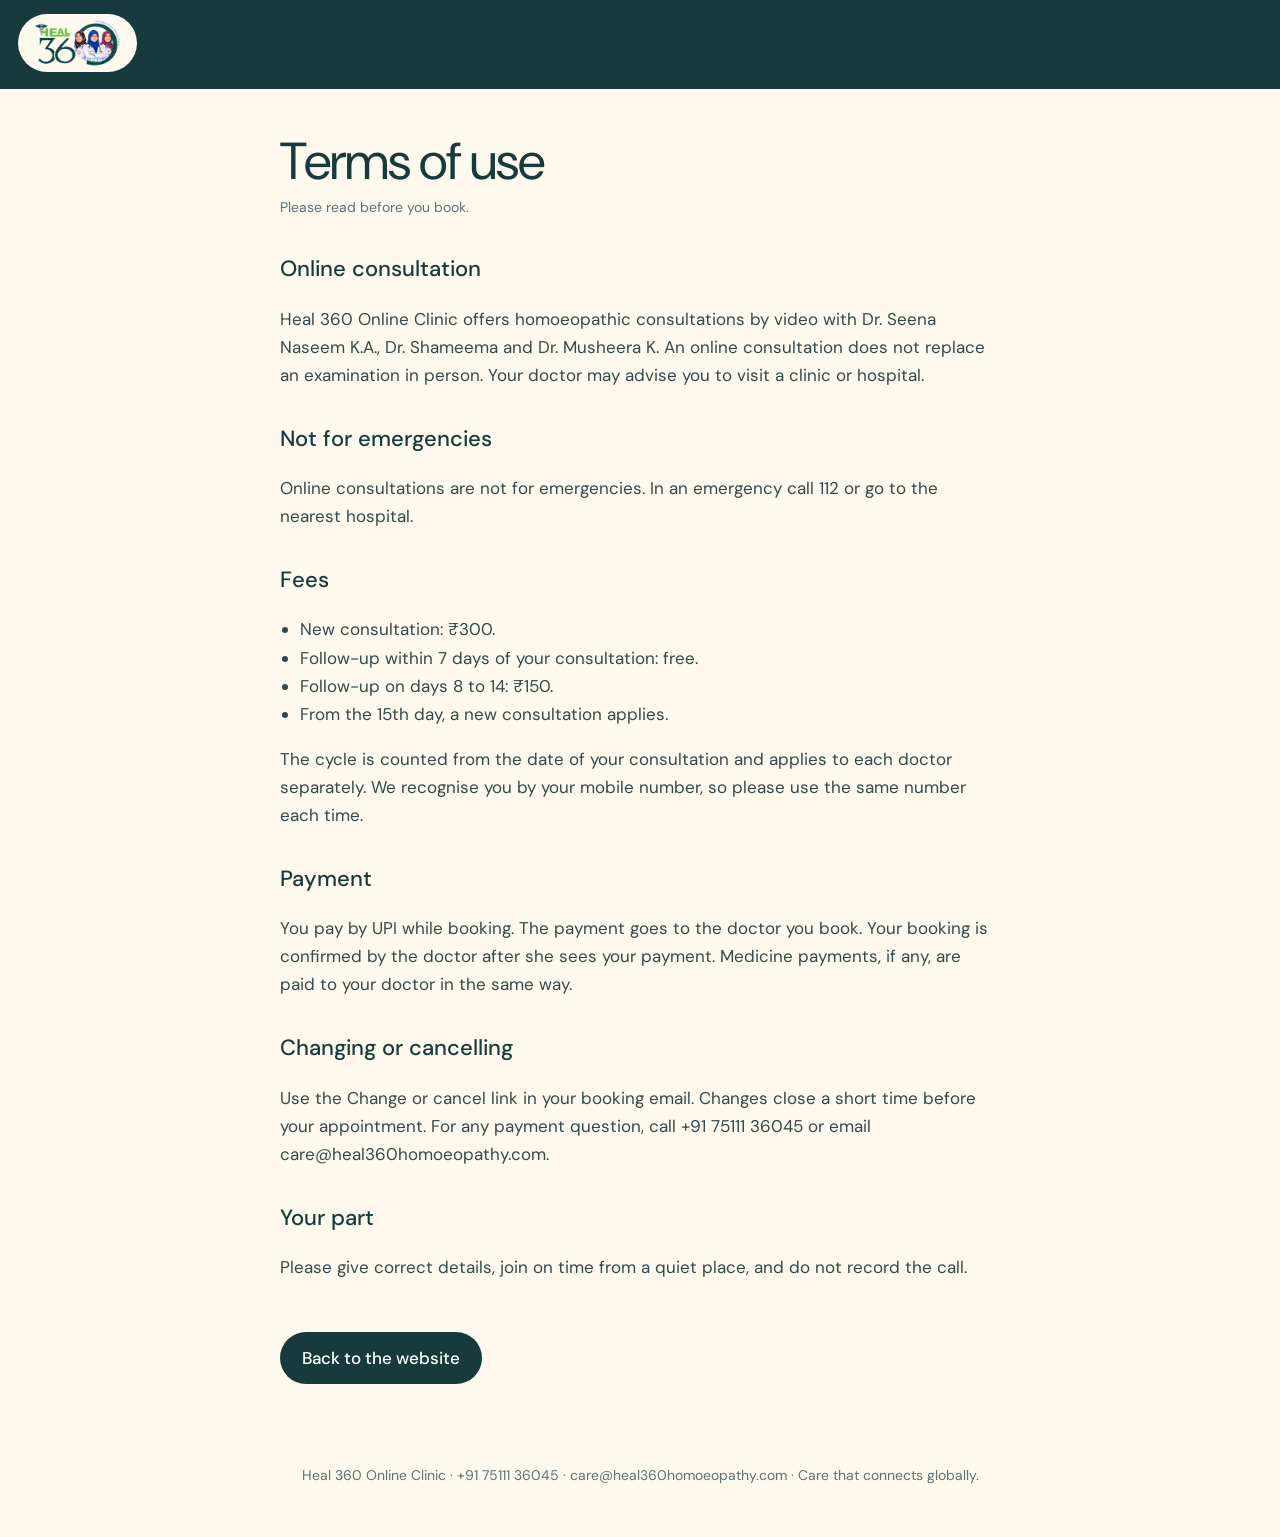
<file: terms.html>
<!DOCTYPE html>
<html lang="en"><head><meta charset="utf-8"><meta name="viewport" content="width=device-width,initial-scale=1">
<title>Terms | Heal 360 Online Clinic</title><meta name="robots" content="index,follow"><meta name="theme-color" content="#173B3D">
<link rel="icon" type="image/png" href="logo-real/favicon-64.png?v=2">
<link href="https://fonts.googleapis.com/css2?family=DM+Sans:wght@300;400;500;700&display=swap" rel="stylesheet">
<style>
*{box-sizing:border-box}body{margin:0;background:#fdf9ef;color:#173b3d;font:17px/1.65 "DM Sans",system-ui,sans-serif}
header{background:#173b3d;padding:14px 18px}header a{display:inline-flex;align-items:center;background:#fef9ef;border-radius:30px;padding:5px 14px}header img{height:48px;width:auto;display:block}
main{max-width:760px;margin:0 auto;padding:44px 20px 80px}h1{font-size:clamp(34px,6vw,52px);font-weight:400;letter-spacing:-.02em;margin:0 0 6px;line-height:1.1}
.upd{color:#5d727a;font-size:14px;margin:0 0 28px}h2{font-size:22px;font-weight:500;margin:32px 0 6px}p,li{color:#33494b}ul{padding-left:20px}a{color:#173b3d}
.back{display:inline-block;margin-top:34px;background:#173b3d;color:#fff;border-radius:99px;padding:12px 22px;text-decoration:none;font-weight:500}
footer{padding:0 20px 50px;text-align:center;color:#5d727a;font-size:14px}
</style></head><body>
<header><a href="index.html" aria-label="Heal 360 Online Clinic home"><img src="logo-real/heal360-logo-nav.png?v=5" alt="Heal 360 Online Clinic" width="114" height="60"></a></header>
<main>
<h1>Terms of use</h1><p class="upd">Please read before you book.</p>
<h2>Online consultation</h2><p>Heal 360 Online Clinic offers homoeopathic consultations by video with Dr. Seena Naseem K.A., Dr. Shameema and Dr. Musheera K. An online consultation does not replace an examination in person. Your doctor may advise you to visit a clinic or hospital.</p>
<h2>Not for emergencies</h2><p>Online consultations are not for emergencies. In an emergency call 112 or go to the nearest hospital.</p>
<h2>Fees</h2><ul><li>New consultation: &#8377;300.</li><li>Follow-up within 7 days of your consultation: free.</li><li>Follow-up on days 8 to 14: &#8377;150.</li><li>From the 15th day, a new consultation applies.</li></ul><p>The cycle is counted from the date of your consultation and applies to each doctor separately. We recognise you by your mobile number, so please use the same number each time.</p>
<h2>Payment</h2><p>You pay by UPI while booking. The payment goes to the doctor you book. Your booking is confirmed by the doctor after she sees your payment. Medicine payments, if any, are paid to your doctor in the same way.</p>
<h2>Changing or cancelling</h2><p>Use the Change or cancel link in your booking email. Changes close a short time before your appointment. For any payment question, call +91 75111 36045 or email care@heal360homoeopathy.com.</p>
<h2>Your part</h2><p>Please give correct details, join on time from a quiet place, and do not record the call.</p>
<a class="back" href="index.html">Back to the website</a>
</main>
<footer>Heal 360 Online Clinic &middot; +91 75111 36045 &middot; care@heal360homoeopathy.com &middot; Care that connects globally.</footer>
</body></html>
</file>
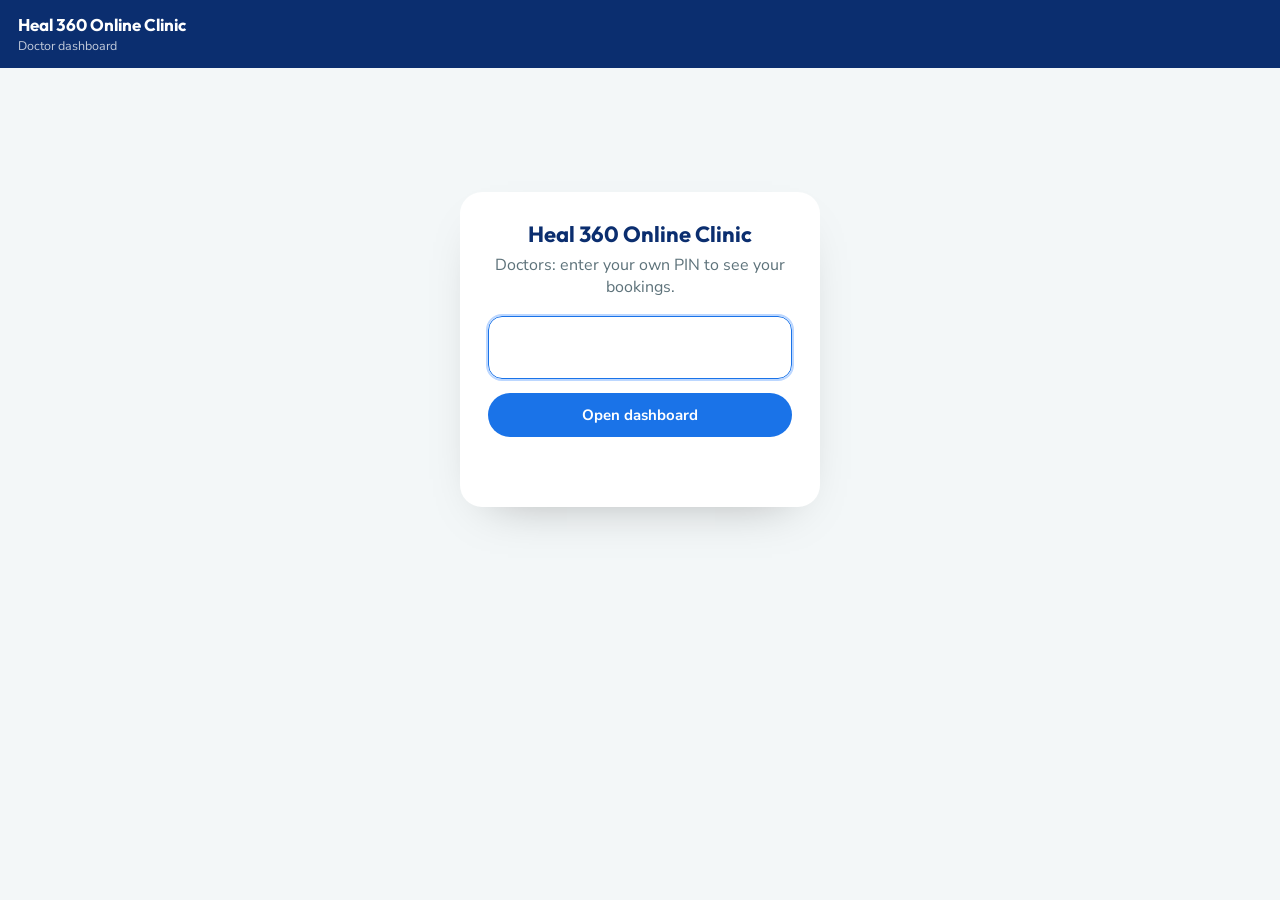
<file: design-1/doctor.html>
<!doctype html>
<html lang="en">
<head>
<meta charset="utf-8">
<meta name="viewport" content="width=device-width, initial-scale=1, viewport-fit=cover">
<meta name="robots" content="noindex">
<title>Doctor dashboard</title>
<link rel="manifest" href="manifest.webmanifest">
<link rel="icon" type="image/png" href="icons/icon-192.png">
<link rel="apple-touch-icon" href="icons/icon-192.png">
<link rel="preconnect" href="https://fonts.googleapis.com">
<link href="https://fonts.googleapis.com/css2?family=Outfit:wght@600;700&family=Nunito+Sans:wght@400;600;700&display=swap" rel="stylesheet">
<script>document.write('<script src="config.js?v=' + Date.now() + '"><\/script>')</script><!-- always the newest settings -->
<!-- Standard package: the doctor's private page. Details come from config.js; secrets stay in the Cloudflare helper. -->
<style>
  :root{--brand:#0e8a8a;--deep:#074a50;--accent:#d94a3d;--light:#9fe3dc;--bg:#f3f7f8;--card:#fff;--fg:#1d3239;--muted:#5d727a;--line:#e1eaec;--ok:#1e8e3e}
  *{box-sizing:border-box;margin:0;padding:0}
  body{font-family:"Nunito Sans",system-ui,sans-serif;background:var(--bg);color:var(--fg);min-height:100dvh;padding-bottom:env(safe-area-inset-bottom)}
  button{font:inherit;cursor:pointer}
  header{background:var(--deep);color:#fff;padding:calc(14px + env(safe-area-inset-top)) 18px 14px;display:flex;align-items:center;justify-content:space-between;gap:12px;position:sticky;top:0;z-index:5}
  header b{font:700 17px Outfit}header small{display:block;opacity:.75;font-size:12.5px}
  .hbtn{background:rgba(255,255,255,.14);color:#fff;border:0;border-radius:999px;padding:8px 14px;font-weight:700;font-size:13.5px}
  main{max-width:760px;margin:0 auto;padding:16px}
  .login{max-width:360px;margin:12vh auto 0;background:var(--card);border-radius:22px;padding:28px;text-align:center;box-shadow:0 20px 50px -30px rgba(0,0,0,.35)}
  .login img{width:84px;height:84px;border-radius:50%;object-fit:cover;object-position:center 20%;margin-bottom:12px}
  .login h1{font:700 22px Outfit;color:var(--deep)}
  .login p{color:var(--muted);margin:6px 0 18px}
  .pin{width:100%;font:700 26px Outfit;letter-spacing:.4em;text-align:center;padding:14px;border:1.5px solid var(--line);border-radius:14px;margin-bottom:14px}
  .pin:focus{outline:2px solid var(--light);border-color:var(--brand)}
  .btn{display:inline-flex;align-items:center;justify-content:center;gap:8px;border:0;border-radius:999px;padding:12px 20px;font-weight:700;font-size:15px;background:var(--brand);color:#fff;text-decoration:none}
  .btn.full{width:100%}.btn.ghost{background:transparent;color:var(--deep);border:1.5px solid var(--line)}
  .btn.ok{background:var(--ok)}.btn.no{background:#fff;color:#b3261e;border:1.5px solid #f1c9c6}
  .btn.wa{background:#25d366}
  .btn:disabled{opacity:.55;cursor:wait}
  .err{color:#b3261e;min-height:1.3em;margin-top:10px;font-size:14px}
  .tabs{display:flex;gap:6px;margin:4px 0 14px;overflow-x:auto}
  .tab{flex:1;min-width:0;white-space:nowrap;border:0;background:var(--card);border-radius:14px;padding:12px 6px;font-size:14px;font-weight:700;color:var(--muted);border:1.5px solid var(--line)}
  .tab[aria-selected=true]{background:var(--deep);color:#fff;border-color:var(--deep)}
  .tab .n{display:inline-grid;place-items:center;min-width:22px;height:22px;border-radius:11px;background:var(--accent);color:#fff;font-size:12px;margin-left:4px;padding:0 5px}
  .tab[aria-selected=true] .n{background:#fff;color:var(--deep)}
  .card{background:var(--card);border-radius:18px;padding:16px;margin-bottom:12px;border:1px solid var(--line)}
  .card .top{display:flex;justify-content:space-between;gap:10px;align-items:flex-start}
  .card h3{font:700 17px Outfit;color:var(--deep)}
  .when{font-weight:700;text-align:right;white-space:nowrap}.when small{display:block;font-weight:600;color:var(--muted)}
  .meta{color:var(--muted);font-size:14px;margin-top:6px;display:grid;gap:3px}
  .meta a{color:var(--brand);font-weight:700;text-decoration:none}
  .upi{display:inline-block;background:#eef8f1;color:var(--ok);font-weight:700;border-radius:8px;padding:2px 8px;font-size:13px}
  .acts{display:flex;gap:8px;flex-wrap:wrap;margin-top:12px}.acts .btn{flex:1;min-width:120px}
  .empty{text-align:center;color:var(--muted);padding:40px 10px}
  .bar{display:flex;gap:8px;align-items:center;justify-content:space-between;margin-bottom:12px;flex-wrap:wrap}
  .note{font-size:13px;color:var(--muted)}
  .notify{background:#fff8e6;border:1px solid #f3dfa8;border-radius:14px;padding:12px 14px;display:flex;gap:10px;align-items:center;justify-content:space-between;margin-bottom:12px;font-size:14px}
  .today{border-left:4px solid var(--accent)}
  .toast{position:fixed;left:50%;bottom:calc(20px + env(safe-area-inset-bottom));transform:translateX(-50%);background:var(--deep);color:#fff;padding:12px 18px;border-radius:999px;font-weight:700;box-shadow:0 10px 30px -10px rgba(0,0,0,.4);opacity:0;transition:opacity .2s;pointer-events:none}
  .toast.on{opacity:1}
  dialog{border:0;border-radius:20px;padding:22px;max-width:380px;width:calc(100% - 32px)}
  dialog::backdrop{background:rgba(0,0,0,.4)}
  dialog h3{font:700 19px Outfit;color:var(--deep);margin-bottom:8px}
  dialog textarea{width:100%;min-height:80px;border:1.5px solid var(--line);border-radius:12px;padding:10px;font:inherit;margin:10px 0}
  .tt h3{font:700 16px Outfit,system-ui,sans-serif;color:var(--deep);margin:4px 0 10px}
  .dayrow{display:grid;grid-template-columns:minmax(0,1fr);gap:6px;align-items:start;padding:10px 0;border-top:1px solid var(--line)}
  .dayrow:first-of-type{border-top:0}
  .dayrow b{font-size:14px}
  .wins{display:grid;gap:6px}
  .win{display:flex;gap:6px;align-items:center;flex-wrap:nowrap}
  .win input[type=time]{flex:1 1 0;min-width:0;width:auto;font-size:14px;padding:7px 4px}
  .win span{flex:none;font-size:13px;color:var(--muted)}
  .win .x{flex:none}
  .win input[type=time],.tt input[type=date],.tt input[type=number],.tt input[type=text]{font:inherit;border:1.5px solid var(--line);border-radius:10px;padding:7px 8px;background:#fff}
  .tt input[type=number]{width:80px}
  .x{border:0;background:#fdeceb;color:#b3261e;border-radius:10px;padding:7px 10px;font-weight:700}
  .add{border:1.5px dashed var(--line);background:#fff;color:var(--deep);border-radius:10px;padding:6px 10px;font-weight:700;justify-self:start}
  .closed{color:var(--muted);font-size:14px;padding-top:8px}
  .grid2{display:grid;grid-template-columns:1fr 1fr;gap:10px}
  .grid2 label{font-size:13.5px;color:var(--muted);display:grid;gap:4px}
  .leave{display:flex;gap:8px;align-items:center;justify-content:space-between;padding:8px 0;border-top:1px solid var(--line)}
  .med{margin-top:10px;padding:10px 12px;border-radius:12px;background:#f3f7f8;display:grid;gap:4px;font-size:14px}
  .med b{font:700 16px Outfit}
  .med.due{background:#fff8e6;border:1px solid #f3dfa8}.med.paid{background:#eef8f1;border:1px solid #cfe9d6}
  .tag{display:inline-block;border-radius:999px;padding:2px 10px;font-size:12.5px;font-weight:700}
  .tag.due{background:#ffe9b8;color:#7a5200}.tag.paid{background:#d6f0dc;color:var(--ok)}
  dialog input[type=number],dialog input[type=text]{width:100%;font:inherit;font-size:16px;border:1.5px solid var(--line);border-radius:12px;padding:11px;margin:6px 0 4px}
  .save{position:sticky;bottom:calc(10px + env(safe-area-inset-bottom));box-shadow:0 10px 30px -12px rgba(0,0,0,.4)}
</style>
</head>
<body>
<header><div><b id="dn"></b><small>Doctor dashboard</small></div><div id="hdrBtns" hidden><button class="hbtn" id="refresh">Refresh</button> <button class="hbtn" id="logout">Log out</button></div></header>
<main id="main"></main>
<dialog id="dlg"><h3>Decline this booking?</h3><p class="note">The patient gets an email that the booking was declined. If they already paid, refund them by UPI.</p><textarea id="reason">The doctor is not available at this time. Please book another slot.</textarea><div class="acts"><button class="btn ghost" id="dNo">Keep it</button><button class="btn no" id="dYes">Decline</button></div></dialog>
<dialog id="mdlg"><h3 id="mTitle">Medicine amount</h3><p class="note" id="mSub"></p>
  <label class="note" style="display:block;margin-top:10px">Amount to pay (₹)<input type="number" id="mAmt" inputmode="numeric" min="1" max="100000" placeholder="e.g. 850"></label>
  <label class="note" style="display:block;margin-top:6px">What it is for (optional)<input type="text" id="mNote" maxlength="100" placeholder="e.g. Medicines for 1 month + courier"></label>
  <p class="note" style="margin-top:8px" id="mHow"></p><p class="err" id="mErr"></p>
  <div class="acts"><button class="btn ghost" id="mNo">Cancel</button><button class="btn" id="mYes">Save &amp; send</button></div></dialog>
<dialog id="fdlg"><h3>Follow-up date</h3><p class="note" id="fSub"></p>
  <label class="note" style="display:block;margin-top:10px">When should the patient come for follow-up?<input type="date" id="fDate" style="width:100%;font:inherit;font-size:16px;border:1.5px solid var(--line);border-radius:12px;padding:11px;margin-top:6px"></label>
  <p class="note" style="margin-top:8px">The patient gets a WhatsApp message <b>3 days before this date</b>, saying their medicines are ending and asking them to book. If you don't add a date, no message is sent.</p><p class="err" id="fErr"></p>
  <div class="acts"><button class="btn ghost" id="fNo">Cancel</button><button class="btn no" id="fClr" hidden>Remove date</button><button class="btn" id="fYes">Save</button></div></dialog>
<div class="toast" id="toast"></div>
<script>
(function(){
const S = window.SITE;
const DOCS = (S.doctors && S.doctors.length) ? S.doctors : null;   // several doctors: each logs in with their own PIN
const meStore = { get(){ try { return JSON.parse(localStorage.getItem("docMe") || "null"); } catch(e){ return null; } }, set(v){ try { v ? localStorage.setItem("docMe", JSON.stringify(v)) : localStorage.removeItem("docMe"); } catch(e){} } };
let me = meStore.get();
const D = { name: S.doctor.name, photo: S.doctor.photo };
function applyMe() {
  const cfg = DOCS && me ? DOCS.find(d => d.id === me.id) : null;
  D.name = (cfg && cfg.name) || (me && me.name && DOCS ? me.name : S.doctor.name);
  D.photo = (cfg && cfg.photo) || S.doctor.photo;
  $("dn").textContent = D.name; document.title = "Dashboard · " + D.name;
}
const API = ((S.helper && S.helper.url) || "").replace(/\/$/, "");
const $ = id => document.getElementById(id);
const esc = s => String(s ?? "").replace(/[&<>"]/g, c => ({ "&":"&amp;","<":"&lt;",">":"&gt;",'"':"&quot;" }[c]));
const r = document.documentElement.style;
r.setProperty("--brand", S.theme.brand); r.setProperty("--deep", S.theme.brandDeep); r.setProperty("--accent", S.theme.accent); r.setProperty("--light", S.theme.light);
applyMe();
if ("serviceWorker" in navigator) navigator.serviceWorker.register("sw.js").catch(() => {});

const store = { get(){ try { return localStorage.getItem("docToken") || ""; } catch(e){ return ""; } }, set(v){ try { v ? localStorage.setItem("docToken", v) : localStorage.removeItem("docToken"); } catch(e){} } };
let token = store.get(), data = { pending: [], upcoming: [] }, tab = "pending", timer = null;

function toast(t){ const el = $("toast"); el.textContent = t; el.classList.add("on"); clearTimeout(el._t); el._t = setTimeout(() => el.classList.remove("on"), 2600); }
async function api(path, opts = {}) {
  if (!API) throw new Error("The dashboard is not connected yet (helper URL missing in config.js).");
  const res = await fetch(API + path, { ...opts, headers: { "Content-Type": "application/json", ...(token ? { Authorization: "Bearer " + token } : {}) } });
  const d = await res.json().catch(() => ({}));
  if (res.status === 401 && path !== "/login") { logout(); throw new Error("Please log in again."); }
  if (!res.ok) throw new Error(d.error || "Something went wrong.");
  return d;
}

/* ---------- login ---------- */
function showLogin(msg) {
  $("hdrBtns").hidden = true;
  const many = !!DOCS && !me;
  $("main").innerHTML = `<form class="login" id="lf">${many ? "" : `<img src="${esc(D.photo)}" alt="">`}<h1>${esc(many ? (S.contact.clinicName || "Doctor login") : D.name)}</h1><p>${many ? "Doctors: enter your own PIN to see your bookings." : "Enter your PIN to see your bookings."}</p>
    <input class="pin" id="pin" type="password" inputmode="numeric" autocomplete="current-password" maxlength="8" aria-label="PIN" required>
    <button class="btn full" id="lb">Open dashboard</button><p class="err" id="le">${esc(msg || "")}</p></form>`;
  $("pin").focus();
  $("lf").onsubmit = async e => {
    e.preventDefault(); const b = $("lb"); b.disabled = true; $("le").textContent = "";
    try { const d = await api("/login", { method: "POST", body: JSON.stringify({ pin: $("pin").value.trim() }) }); token = d.token; store.set(token); me = d.doctor || null; meStore.set(me); applyMe(); if (new URLSearchParams(location.search).get("next") === "room") return openRoom(); start(); }
    catch (er) { $("le").textContent = er.message; b.disabled = false; $("pin").select(); }
  };
}
function logout(){ token = ""; store.set(""); me = null; meStore.set(null); applyMe(); clearInterval(timer); showLogin(); }
$("logout").onclick = logout;
$("refresh").onclick = () => load(true);

/* ---------- dashboard ---------- */
const TZ = "Asia/Kolkata";
const ALLTYPES = (S.consultations.types || []).concat(...(DOCS || []).map(d => d.consultations || []));
const typeName = t => { const m = ALLTYPES.find(x => x.calSlug === t || x.name === t); return m ? m.name : String(t).replace(/-/g, " ").replace(/^./, c => c.toUpperCase()); };
const day = d => new Date(d).toLocaleDateString("en-IN", { timeZone: TZ, weekday: "short", day: "numeric", month: "short" });
const time = d => new Date(d).toLocaleTimeString("en-IN", { timeZone: TZ, hour: "numeric", minute: "2-digit" });
const isToday = d => day(d) === day(Date.now());
const upiRef = n => (String(n).match(/UPI ref:\s*(\d{12})/i) || [])[1] || "";
const phoneDigits = p => String(p).replace(/\D/g, "");

function start(){ $("hdrBtns").hidden = false; load(); clearInterval(timer); timer = setInterval(() => document.visibilityState === "visible" && load(), 60000); }
async function load(manual) {
  try { data = await api("/bookings"); render(); if (manual) toast("Up to date"); }
  catch (e) { if (token) { $("main").innerHTML = `<div class="empty">${esc(e.message)}<br><br><button class="btn" onclick="location.reload()">Try again</button></div>`; } }
}
function render() {
  const p = data.pending.length, u = data.upcoming.length;
  const canNotify = "Notification" in window && "serviceWorker" in navigator && "PushManager" in window;
  const notifyBox = canNotify && Notification.permission !== "granted"
    ? `<div class="notify"><span>Get a notification on this phone when a patient books.</span><button class="btn" id="nb">Turn on</button></div>`
    : (!canNotify && /iphone|ipad/i.test(navigator.userAgent) ? `<div class="notify"><span>On iPhone, add this page to your Home Screen (Share → Add to Home Screen) to get booking notifications.</span></div>` : "");
  const list = tab === "pending" ? data.pending : data.upcoming;
  $("main").innerHTML = `${notifyBox}
    <div class="tabs" role="tablist">
      <button class="tab" role="tab" data-t="pending" aria-selected="${tab === "pending"}">Requests${p ? `<span class="n">${p}</span>` : ""}</button>
      <button class="tab" role="tab" data-t="upcoming" aria-selected="${tab === "upcoming"}">Upcoming${u ? `<span class="n">${u}</span>` : ""}</button>
      ${data.own ? `<button class="tab" role="tab" data-t="medicine" aria-selected="${tab === "medicine"}">Medicine${medDue() ? `<span class="n">${medDue()}</span>` : ""}</button>` : ""}
      ${data.own ? `<button class="tab" role="tab" data-t="timetable" aria-selected="${tab === "timetable"}">Timetable</button>` : ""}
    </div>
    ${tab === "timetable" ? `<div id="tt" class="tt"><div class="empty">Loading timetable…</div></div>` : tab === "medicine" ? medTab() : list.length ? list.map(card).join("") : `<div class="empty">${tab === "pending" ? "No new requests. You'll be notified when a patient books." : "No upcoming consultations."}</div>`}
    <p class="note" style="text-align:center;margin-top:10px">Times are in India time (IST). Updates every minute.</p>`;
  document.querySelectorAll("[data-t]").forEach(b => b.onclick = () => { tab = b.dataset.t; render(); });
  document.querySelectorAll("[data-ok]").forEach(b => b.onclick = () => confirmB(b));
  document.querySelectorAll("[data-no]").forEach(b => b.onclick = () => declineB(b.dataset.no));
  document.querySelectorAll("[data-call]").forEach(b => b.onclick = () => startCall(b));
  document.querySelectorAll("[data-cx]").forEach(b => b.onclick = () => declineB(b.dataset.cx, true));
  document.querySelectorAll("[data-madd]").forEach(b => b.onclick = () => medDialog(b.dataset.madd));
  document.querySelectorAll("[data-mpaid]").forEach(b => b.onclick = () => medPaid(b));
  document.querySelectorAll("[data-mclr]").forEach(b => b.onclick = () => medClear(b));
  document.querySelectorAll("[data-fu]").forEach(b => b.onclick = () => fuDialog(b.dataset.fu));
  if ($("nb")) $("nb").onclick = enablePush;
  if (tab === "timetable") loadTT();
}
function card(b) {
  const ref = b.utr || upiRef(b.notes), ph = phoneDigits(b.phone);
  const other = b.notes.replace(/UPI ref:\s*\d{12}\s*(\(₹?\d+\))?/i, "").trim();
  const pend = tab === "pending";
  const base = location.origin + location.pathname.replace(/doctor\.html$/, "");
  const link = (data.own && b.t) ? `${base}room.html?${me && me.id && me.id !== "main" ? "d=" + encodeURIComponent(me.id) + "&" : ""}b=${encodeURIComponent(b.uid)}&t=${encodeURIComponent(b.t)}` : `${base}consult.html${roomQ()}`;
  const msg = `Hello ${b.name}, your consultation with ${D.name} is confirmed for ${day(b.start)} at ${time(b.start)} IST. Join here at that time: ${link}`;
  return `<div class="card${!pend && isToday(b.start) ? " today" : ""}">
    <div class="top"><div><h3>${esc(b.name)}</h3><div class="meta"><span>${esc(typeName(b.title))}</span></div></div>
      <div class="when">${isToday(b.start) ? "Today" : esc(day(b.start))}<small>${esc(time(b.start))}</small></div></div>
    <div class="meta">
      ${ph ? `<span>WhatsApp: <a href="https://wa.me/${ph}" target="_blank" rel="noopener">${esc(b.phone)}</a></span>` : ""}
      ${ref ? `<span>Paid by UPI · <span class="upi">Ref ${esc(ref)}</span></span>` : (pend ? `<span>No UPI reference entered. Check your UPI app.</span>` : "")}
      ${other ? `<span>Note: ${esc(other)}</span>` : ""}
    </div>
    <div class="acts">${pend
      ? `<button class="btn no" data-no="${esc(b.uid)}">Decline</button><button class="btn ok" data-ok="${esc(b.uid)}" data-name="${esc(b.name)}">Confirm</button>`
      : `${ph ? `<a class="btn wa" href="https://wa.me/${ph}?text=${encodeURIComponent(msg)}" target="_blank" rel="noopener">Send link</a>` : ""}<button class="btn" data-call="1" data-uid="${esc(b.uid)}">Start call</button>${data.own ? `<button class="btn no" data-cx="${esc(b.uid)}">Cancel</button>` : ""}`}</div>
  </div>`;
}
async function confirmB(btn) {
  btn.disabled = true;
  try { await api("/confirm", { method: "POST", body: JSON.stringify({ uid: btn.dataset.ok }) }); toast(data.own && !data.emails ? `Confirmed. Tap "Send link" to tell ${btn.dataset.name} on WhatsApp.` : `Confirmed. ${btn.dataset.name} gets an email.`); tab = data.own && !data.emails ? "upcoming" : tab; await load(); }
  catch (e) { toast(e.message); btn.disabled = false; }
}
function declineB(uid, cancel) {
  const dlg = $("dlg"); const b = [...data.pending, ...data.upcoming].find(x => x.uid === uid) || {};
  dlg.querySelector("h3").textContent = cancel ? "Cancel this consultation?" : "Decline this booking?";
  dlg.querySelector(".note").textContent = data.own && !data.emails ? "After this, WhatsApp opens so you can tell the patient. If they already paid, refund them by UPI." : "The patient gets an email. If they already paid, refund them by UPI.";
  $("dYes").textContent = cancel ? "Cancel consultation" : "Decline";
  dlg.showModal();
  $("dNo").onclick = () => dlg.close();
  $("dYes").onclick = async () => {
    $("dYes").disabled = true;
    try {
      const reason = $("reason").value;
      await api(cancel ? "/cancel-booking" : "/decline", { method: "POST", body: JSON.stringify({ uid, reason }) }); dlg.close();
      const ph = phoneDigits(b.phone || "");
      if (data.own && !data.emails && ph) window.open(`https://wa.me/${ph}?text=${encodeURIComponent(`Hello ${b.name}, sorry — your ${cancel ? "consultation" : "booking request"} with ${D.name} on ${day(b.start)} at ${time(b.start)} IST is ${cancel ? "cancelled" : "not possible"}. ${reason} You can book another time at ${location.origin}${location.pathname.replace(/doctor\.html$/, "")}`)}`, "_blank");
      toast(cancel ? "Cancelled." : "Declined."); await load();
    }
    catch (e) { toast(e.message); }
    $("dYes").disabled = false;
  };
}
const roomQ = () => (DOCS && me && me.id && me.id !== "main") ? "?d=" + encodeURIComponent(me.id) : "";
async function openRoom() {
  $("main").innerHTML = `<div class="empty">Opening the consultation room…</div>`;
  try { const d = await api("/host-token", { method: "POST" }); location.href = "consult.html" + (roomQ() ? roomQ() + "&" : "?") + "host=" + encodeURIComponent(d.token); }
  catch (e) { $("main").innerHTML = `<div class="empty">${esc(e.message)}</div>`; }
}
async function startCall(btn) {
  if (data.own && btn.dataset.uid) {   // own video room: the doctor joins this booking's room
    try { sessionStorage.setItem("dcbHost", token); } catch (e) {}
    location.href = `room.html?${me && me.id && me.id !== "main" ? "d=" + encodeURIComponent(me.id) + "&" : ""}b=${encodeURIComponent(btn.dataset.uid)}&host=1`;
    return;
  }
  btn.disabled = true; btn.textContent = "Opening…";
  try { const d = await api("/host-token", { method: "POST" }); location.href = "consult.html" + (roomQ() ? roomQ() + "&" : "?") + "host=" + encodeURIComponent(d.token); }
  catch (e) { toast(e.message); btn.disabled = false; btn.textContent = "Start call"; }
}

/* ---------- medicine payment: the doctor adds the amount; the patient pays this doctor's own UPI ---------- */
function medItems() {   // consultations that have started (so medicines can be prepared) + recent past ones
  const seen = new Set(), now = Date.now();
  return [...(data.past || []), ...(data.upcoming || []).filter(b => Date.parse(b.start) <= now || b.med)]
    .filter(b => !seen.has(b.uid) && seen.add(b.uid));
}
const medDue = () => medItems().filter(b => b.med && b.med.status === "due").length;
const manageLink = b => { const base = location.origin + location.pathname.replace(/doctor\.html$/, ""); return `${base}manage.html?${me && me.id && me.id !== "main" ? "d=" + encodeURIComponent(me.id) + "&" : ""}b=${encodeURIComponent(b.uid)}&t=${encodeURIComponent(b.t || "")}`; };
function medTab() {
  const rank = b => !b.med ? 1 : b.med.status === "due" ? 0 : 2;
  const items = medItems().sort((a, b) => rank(a) - rank(b) || Date.parse(b.start) - Date.parse(a.start));
  const hasUpi = !!((DOCS && me && (DOCS.find(d => d.id === me.id) || {}).upiId) || (S.payment && S.payment.upiId));
  return `<p class="note" style="margin-bottom:10px">After a consultation, add the medicine amount. The patient gets a <b>Pay</b> button that opens their UPI app and pays <b>your own UPI</b>. Unpaid ones stay at the top. You can also add a <b>follow-up date</b>: the patient then gets a WhatsApp reminder that their medicines are ending.</p>
    ${hasUpi ? "" : `<div class="notify">Your UPI ID is not set on the website yet, so patients can't pay online. Tell DotCom by Arshees to add it.</div>`}
    ${items.length ? items.map(medCard).join("") : `<div class="empty">No consultations yet. Once you've seen a patient, they appear here.</div>`}`;
}
function medCard(b) {
  const m = b.med, ph = phoneDigits(b.phone);
  const link = manageLink(b);
  const wa = text => `https://wa.me/${ph}?text=${encodeURIComponent(text)}`;
  const msgNew = `Hello ${b.name}, your medicine payment of ₹${m ? m.amount : ""}${m && m.note ? " (" + m.note + ")" : ""} from ${D.name} is ready. Please pay here with your UPI app: ${link}`;
  const msgRem = `Hello ${b.name}, a gentle reminder about your medicine payment of ₹${m ? m.amount : ""} to ${D.name}. You can pay here with your UPI app: ${link}`;
  const head = `<div class="top"><div><h3>${esc(b.name)}</h3><div class="meta"><span>${esc(typeName(b.title))} · ${esc(day(b.start))}, ${esc(time(b.start))}</span></div></div></div>`;
  const fu = b.fu ? `<div class="med"><span>Follow-up: <b>${esc(fuFmt(b.fu.date))}</b> · ${b.fu.sent ? "WhatsApp reminder sent ✓" : "WhatsApp goes 3 days before"}</span></div>` : "";
  const fuBtn = `<button class="btn ghost" data-fu="${esc(b.uid)}">${b.fu ? "Change follow-up date" : "Add follow-up date"}</button>`;
  if (!m) return `<div class="card">${head}${fu}<div class="acts"><button class="btn" data-madd="${esc(b.uid)}">Add medicine amount</button>${fuBtn}</div></div>`;
  const paid = m.status === "paid";
  return `<div class="card">${head}
    <div class="med ${paid ? "paid" : "due"}"><span><b>₹${esc(m.amount)}</b> <span class="tag ${paid ? "paid" : "due"}">${paid ? "Paid ✓" : "Not paid yet"}</span></span>
      ${m.note ? `<span>${esc(m.note)}</span>` : ""}
      ${!paid && m.ref ? `<span>Patient says paid · <span class="upi">Ref ${esc(m.ref)}</span> — check your UPI app, then tap Mark paid.</span>` : ""}</div>
    ${paid ? "" : `<div class="acts">${ph ? `<a class="btn wa" href="${wa(m.ref ? msgNew : msgRem)}" target="_blank" rel="noopener">${m.ref ? "Send link again" : "Send link / reminder"}</a>` : ""}<button class="btn ok" data-mpaid="${esc(b.uid)}">Mark paid</button></div>
    <div class="acts"><button class="btn ghost" data-madd="${esc(b.uid)}">Change amount</button><button class="btn no" data-mclr="${esc(b.uid)}">Remove</button></div>`}
    ${fu}<div class="acts">${fuBtn}</div>
  </div>`;
}
function medDialog(uid) {
  const b = medItems().find(x => x.uid === uid); if (!b) return;
  const m = b.med, dlg = $("mdlg");
  $("mTitle").textContent = m ? "Change medicine amount" : "Medicine amount";
  $("mSub").textContent = `${b.name} · ${day(b.start)}`;
  $("mAmt").value = m ? m.amount : ""; $("mNote").value = m ? m.note : ""; $("mErr").textContent = "";
  $("mHow").textContent = data.emails ? "The patient gets an email with a Pay button. You can also send the link on WhatsApp from the card." : "Then tap Send link on the card to send the pay link on WhatsApp.";
  dlg.showModal(); $("mAmt").focus();
  $("mNo").onclick = () => dlg.close();
  $("mYes").onclick = async () => {
    const amt = Math.round(Number($("mAmt").value));
    if (!(amt >= 1 && amt <= 100000)) { $("mErr").textContent = "Enter the amount in rupees."; return; }
    $("mYes").disabled = true;
    try {
      await api("/med", { method: "POST", body: JSON.stringify({ uid, amount: amt, note: $("mNote").value.trim() }) });
      dlg.close(); toast(data.emails ? `Saved. ${b.name} gets an email to pay ₹${amt}.` : "Saved. Tap Send link to message the patient."); tab = "medicine"; await load();
    } catch (e) { $("mErr").textContent = e.message; }
    $("mYes").disabled = false;
  };
}
const fuFmt = d => new Date(d + "T12:00:00Z").toLocaleDateString("en-IN", { timeZone: "UTC", weekday: "short", day: "numeric", month: "short", year: "numeric" });
function fuDialog(uid) {
  const b = medItems().find(x => x.uid === uid); if (!b) return;
  const dlg = $("fdlg");
  $("fSub").textContent = `${b.name} · ${day(b.start)}`; $("fErr").textContent = "";
  $("fDate").min = new Date().toLocaleDateString("en-CA", { timeZone: TZ }); $("fDate").value = b.fu ? b.fu.date : "";
  $("fClr").hidden = !b.fu;
  dlg.showModal();
  const save = async date => {
    $("fYes").disabled = $("fClr").disabled = true;
    try { await api("/follow", { method: "POST", body: JSON.stringify({ uid, date }) }); dlg.close(); toast(date ? "Follow-up date saved. The patient gets a WhatsApp 3 days before." : "Follow-up date removed. No message will be sent."); tab = "medicine"; await load(); }
    catch (e) { $("fErr").textContent = e.message; }
    $("fYes").disabled = $("fClr").disabled = false;
  };
  $("fNo").onclick = () => dlg.close();
  $("fClr").onclick = () => save("");
  $("fYes").onclick = () => { if (!$("fDate").value) { $("fErr").textContent = "Choose a date, or tap Cancel."; return; } save($("fDate").value); };
}
async function medPaid(btn) {
  if (!confirm("Mark this as paid? Only do this after you see the money in your UPI app.")) return;
  btn.disabled = true;
  try { await api("/med-paid", { method: "POST", body: JSON.stringify({ uid: btn.dataset.mpaid }) }); toast("Marked as paid."); await load(); }
  catch (e) { toast(e.message); btn.disabled = false; }
}
async function medClear(btn) {
  if (!confirm("Remove this medicine amount?")) return;
  btn.disabled = true;
  try { await api("/med-clear", { method: "POST", body: JSON.stringify({ uid: btn.dataset.mclr }) }); toast("Removed."); await load(); }
  catch (e) { toast(e.message); btn.disabled = false; }
}

/* ---------- timetable (own calendar) ---------- */
const DAYS = [["1","Mon"],["2","Tue"],["3","Wed"],["4","Thu"],["5","Fri"],["6","Sat"],["0","Sun"]];
let sched = null;
async function loadTT() {
  try { if (!sched) sched = (await api("/schedule")).schedule; drawTT(); }
  catch (e) { $("tt").innerHTML = `<div class="empty">${esc(e.message)}</div>`; }
}
function drawTT() {
  const s = sched, wk = s.week || {};
  const today = new Date().toLocaleDateString("en-CA", { timeZone: TZ });
  const leave = (s.leave || []).filter(l => (l.to || l.from) >= today);
  const thisMonth = today.slice(0, 7), lastMonth = (() => { const d = new Date(today + "T12:00:00Z"); d.setUTCMonth(d.getUTCMonth() - 1); return d.toISOString().slice(0, 7); })();
  $("tt").innerHTML = `
    <div class="card"><h3>Working hours</h3>
      ${DAYS.map(([k, n]) => `<div class="dayrow"><b>${n}</b><div class="wins">
        ${(wk[k] || []).map((w, i) => `<div class="win"><input type="time" value="${w[0]}" data-d="${k}" data-i="${i}" data-e="0" aria-label="${n} from"><span>to</span><input type="time" value="${w[1]}" data-d="${k}" data-i="${i}" data-e="1" aria-label="${n} until"><button class="x" data-del="${k}:${i}" aria-label="Remove">✕</button></div>`).join("") || `<span class="closed">Closed</span>`}
        <button class="add" data-add="${k}">+ Add hours</button></div></div>`).join("")}
    </div>
    <div class="card"><h3>Booking rules</h3><div class="grid2">
      <label>Gap between patients (min)<input type="number" min="0" max="120" id="gap" value="${s.gap ?? 10}"></label>
      <label>Earliest booking (hours from now)<input type="number" min="0" max="168" id="notice" value="${s.notice ?? 3}"></label>
      <label>Book up to (days ahead)<input type="number" min="1" max="180" id="ahead" value="${s.ahead ?? 30}"></label>
      <label>Max patients a day (0 = no limit)<input type="number" min="0" max="200" id="maxPerDay" value="${s.maxPerDay ?? 0}"></label>
    </div></div>
    <div class="card"><h3>Leave / days off</h3>
      ${leave.length ? leave.map(l => `<div class="leave"><span><b>${esc(l.from === l.to ? fmtD(l.from) : fmtD(l.from) + " – " + fmtD(l.to))}</b>${l.note ? " · " + esc(l.note) : ""}</span><button class="x" data-lv="${esc(l.from)}|${esc(l.to)}">✕</button></div>`).join("") : `<p class="note">No leave added.</p>`}
      <div class="grid2" style="margin-top:10px"><label>From<input type="date" id="lf" min="${today}"></label><label>To (optional)<input type="date" id="lt" min="${today}"></label></div>
      <label class="note" style="display:grid;gap:4px;margin-top:8px">Note (only you see it)<input type="text" id="ln" maxlength="80" placeholder="e.g. Conference"></label>
      <button class="btn ghost" id="addLeave" style="margin-top:10px">Add leave</button>
      <p class="note" style="margin-top:8px">Bookings already made on these days stay — cancel them from Upcoming if needed.</p>
    </div>
    <div class="card"><h3>Download bookings</h3><p class="note">A list of your patients' bookings for the month (opens in Excel). Keep it as your record — old bookings are removed from DotCom automatically after a year.</p>
      <div class="acts"><button class="btn ghost" data-exp="${lastMonth}">${monthName(lastMonth)}</button><button class="btn ghost" data-exp="${thisMonth}">${monthName(thisMonth)}</button></div></div>
    <button class="btn full save" id="saveTT">Save timetable</button>`;
  const tt = $("tt");
  tt.querySelectorAll("input[type=time]").forEach(i => i.onchange = () => { wk[i.dataset.d][+i.dataset.i][+i.dataset.e] = i.value; });
  tt.querySelectorAll("[data-del]").forEach(b => b.onclick = () => { const [d, i] = b.dataset.del.split(":"); wk[d].splice(+i, 1); drawTT(); });
  tt.querySelectorAll("[data-add]").forEach(b => b.onclick = () => { const d = b.dataset.add; (wk[d] = wk[d] || []).push((wk[d] || []).length ? ["17:00", "20:00"] : ["10:00", "13:00"]); drawTT(); });
  tt.querySelectorAll("[data-lv]").forEach(b => b.onclick = () => { const [f, t] = b.dataset.lv.split("|"); s.leave = (s.leave || []).filter(l => !(l.from === f && (l.to || l.from) === t)); drawTT(); });
  tt.querySelectorAll("[data-exp]").forEach(b => b.onclick = () => exportMonth(b.dataset.exp, b));
  $("addLeave").onclick = () => {
    const f = $("lf").value, t = $("lt").value || f;
    if (!f) return toast("Choose the first day of leave.");
    if (t < f) return toast("The last day can't be before the first.");
    (s.leave = s.leave || []).push({ from: f, to: t, note: $("ln").value.trim() }); drawTT(); toast("Added — tap Save timetable.");
  };
  $("saveTT").onclick = async () => {
    for (const [k, n] of DAYS) for (const w of wk[k] || []) if (!w[0] || !w[1] || w[0] >= w[1]) return toast(`${n}: the end time must be after the start time.`);
    const btn = $("saveTT"); btn.disabled = true; btn.textContent = "Saving…";
    try {
      const body = { week: wk, leave: s.leave || [], gap: +$("gap").value, notice: +$("notice").value, ahead: +$("ahead").value, maxPerDay: +$("maxPerDay").value };
      sched = (await api("/schedule", { method: "POST", body: JSON.stringify({ schedule: body }) })).schedule; drawTT(); toast("Timetable saved. Patients see the new times now.");
    } catch (e) { toast(e.message); btn.disabled = false; btn.textContent = "Save timetable"; }
  };
}
const fmtD = d => new Date(d + "T12:00:00Z").toLocaleDateString("en-IN", { day: "numeric", month: "short", year: "numeric" });
const monthName = m => new Date(m + "-15T12:00:00Z").toLocaleDateString("en-IN", { month: "long", year: "numeric" });
async function exportMonth(m, btn) {
  btn.disabled = true;
  try {
    const res = await fetch(API + "/export?month=" + m, { headers: { Authorization: "Bearer " + token } });
    if (!res.ok) throw new Error((await res.json().catch(() => ({}))).error || "Could not download.");
    const url = URL.createObjectURL(await res.blob()); const a = document.createElement("a");
    a.href = url; a.download = `${D.name.replace(/[^\w]+/g, "-")}-bookings-${m}.csv`; document.body.appendChild(a); a.click(); a.remove(); setTimeout(() => URL.revokeObjectURL(url), 5000);
  } catch (e) { toast(e.message); }
  btn.disabled = false;
}

/* ---------- phone notifications ---------- */
const keyBytes = b => { b = b.replace(/-/g, "+").replace(/_/g, "/"); while (b.length % 4) b += "="; return Uint8Array.from(atob(b), c => c.charCodeAt(0)); };
async function enablePush() {
  try {
    const perm = await Notification.requestPermission();
    if (perm !== "granted") { toast("Notifications are blocked. Allow them in your browser settings."); return; }
    const reg = await navigator.serviceWorker.ready;
    const { key } = await api("/vapid");
    if (!key) throw new Error("Notifications are not set up yet.");
    let sub = await reg.pushManager.getSubscription();
    if (!sub) sub = await reg.pushManager.subscribe({ userVisibleOnly: true, applicationServerKey: keyBytes(key) });
    await api("/subscribe", { method: "POST", body: JSON.stringify({ subscription: sub.toJSON() }) });
    toast("Notifications are on for this phone."); render();
  } catch (e) { toast(e.message || "Could not turn on notifications."); }
}

token ? (new URLSearchParams(location.search).get("next") === "room" ? openRoom() : start()) : showLogin();
})();
</script>
</body>
</html>
</file>
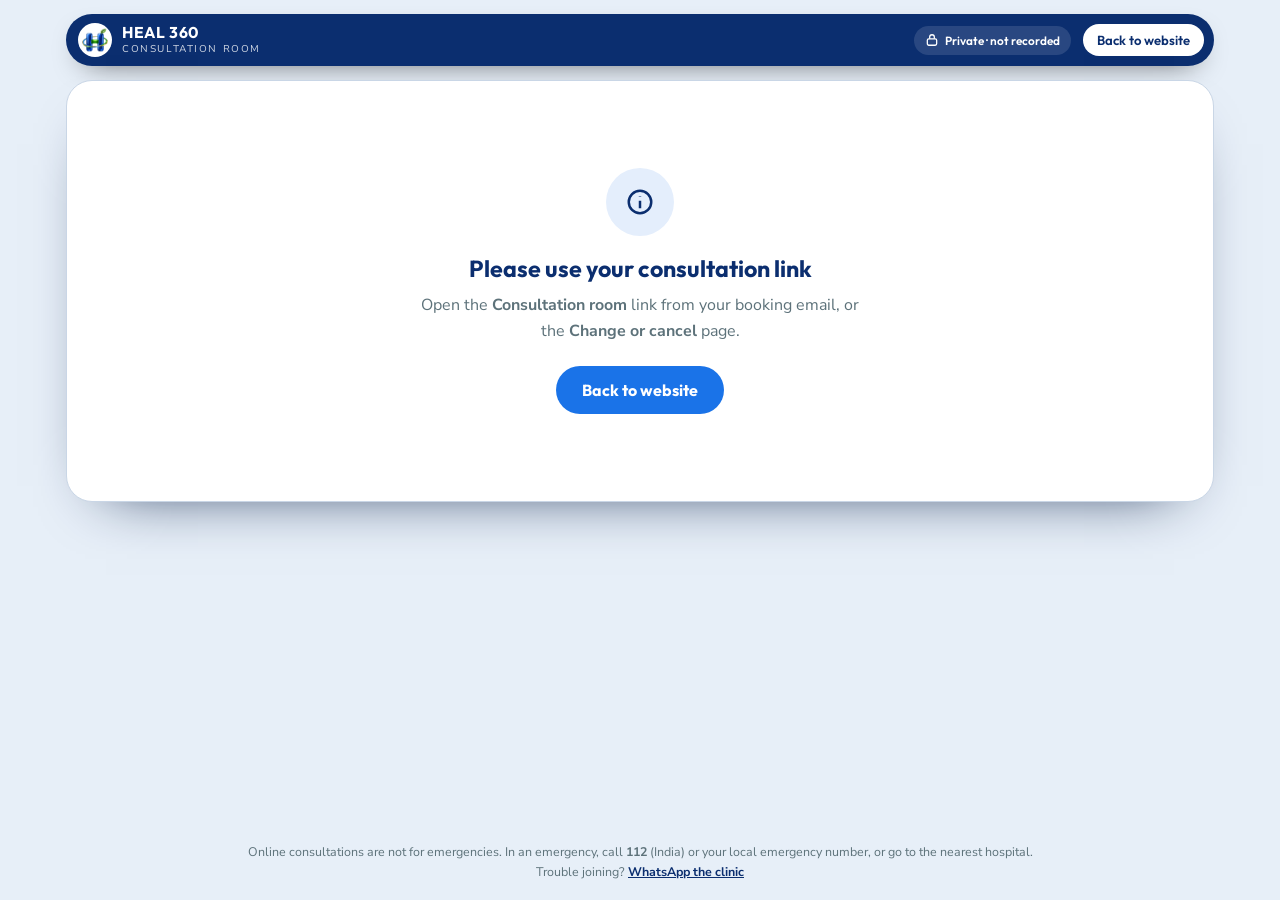
<file: design-1/room.html>
<!doctype html>
<html lang="en">
<head>
<meta charset="utf-8">
<meta name="viewport" content="width=device-width, initial-scale=1, viewport-fit=cover">
<meta name="robots" content="noindex,nofollow">
<title>Consultation room</title>
<link rel="preconnect" href="https://fonts.googleapis.com">
<link rel="stylesheet" href="https://fonts.googleapis.com/css2?family=Outfit:wght@500;600;700;800&family=Nunito+Sans:opsz,wght@6..12,400;6..12,600;6..12,700&display=swap">
<script>document.write('<script src="config.js?v=' + Date.now() + '"><\/script>')</script>
<!-- DotCom by Arshees — own video room, in the website's own design.
     The doctor and patient connect directly (WebRTC); when a network blocks that, the call is relayed by Cloudflare.
     The website's helper only checks the booking, keeps the patient's consent time, and passes connection messages.
     Nothing of the call (video, audio, chat) is recorded or stored. -->
<style>
  :root{--brand:#0e8a8a;--brand-deep:#074a50;--accent:#d94a3d;--light:#9fe3dc;
    --soft:color-mix(in srgb,var(--brand) 7%,#f6f8f9);--line:color-mix(in srgb,var(--brand) 14%,#e6e6e6);--fg:#1d3239;--muted:#5d727a;
    --display:"Outfit","Segoe UI",system-ui,sans-serif;--body:"Nunito Sans",system-ui,sans-serif}
  *{box-sizing:border-box;margin:0;padding:0}
  html{-webkit-text-size-adjust:100%}
  body{font-family:var(--body);background:var(--soft);color:var(--fg);min-height:100vh;min-height:100dvh;display:flex;flex-direction:column}
  a{color:inherit}
  button{font:inherit;cursor:pointer}
  .hide{display:none!important}

  /* top bar, same pill as the website */
  .top{width:100%;max-width:1180px;margin:0 auto;padding:calc(14px + env(safe-area-inset-top)) 16px 14px}
  .pill{display:flex;align-items:center;gap:12px;background:var(--brand-deep);color:#fff;border-radius:999px;padding:9px 10px 9px 12px;box-shadow:0 10px 30px -18px #000}
  .brand{display:flex;align-items:center;gap:10px;text-decoration:none;min-width:0}
  .brand svg{flex:none}
  .brand b{font:700 .98rem var(--display);letter-spacing:.04em;display:block;line-height:1.1;white-space:nowrap;overflow:hidden;text-overflow:ellipsis}
  .brand small{display:block;font-size:.62rem;letter-spacing:.16em;text-transform:uppercase;opacity:.8}
  .pill .sp{flex:1}
  .chip{display:inline-flex;align-items:center;gap:6px;font:600 .74rem var(--display);padding:7px 11px;border-radius:999px;background:#ffffff1f;white-space:nowrap}
  .chip svg{width:14px;height:14px}
  .back{font:600 .82rem var(--display);text-decoration:none;padding:8px 14px;border-radius:999px;background:#fff;color:var(--brand-deep);white-space:nowrap}

  main{flex:1;width:100%;max-width:1180px;margin:0 auto;padding:0 16px 18px}
  .card{background:#fff;border:1px solid var(--line);border-radius:26px;overflow:hidden;box-shadow:0 24px 60px -40px color-mix(in srgb,var(--brand-deep) 60%,#000)}

  /* message screens (opening, not open yet, ended…) */
  .msg{min-height:420px;display:grid;place-items:center;text-align:center;padding:48px 24px}
  .msg .inner{max-width:440px}
  .msg h1{font:700 1.45rem var(--display);color:var(--brand-deep);margin-bottom:10px}
  .msg p{color:var(--muted);line-height:1.6}
  .btn{display:inline-flex;align-items:center;justify-content:center;gap:9px;border:0;border-radius:999px;padding:14px 26px;font:700 1rem var(--display);background:var(--brand);color:#fff;text-decoration:none}
  .btn:hover{filter:brightness(1.06)}
  .btn:disabled{opacity:.45;cursor:not-allowed;filter:none}
  .btn.line{background:#fff;color:var(--brand-deep);border:1px solid var(--line)}
  .msg .btns{margin-top:22px;display:flex;gap:10px;justify-content:center;flex-wrap:wrap}
  .pulse{width:68px;height:68px;border-radius:50%;margin:0 auto 20px;background:var(--brand);box-shadow:0 0 0 0 color-mix(in srgb,var(--brand) 60%,transparent);animation:p 1.8s infinite}
  @keyframes p{70%{box-shadow:0 0 0 26px transparent}100%{box-shadow:0 0 0 0 transparent}}
  .icon{width:68px;height:68px;border-radius:50%;margin:0 auto 18px;display:grid;place-items:center;background:color-mix(in srgb,var(--brand) 12%,#fff);color:var(--brand-deep)}
  .icon svg{width:30px;height:30px}

  /* before you join */
  .lobby{display:grid;grid-template-columns:1.12fr .88fr}
  .lob-l{padding:22px}
  .lob-r{padding:26px 26px 24px;background:color-mix(in srgb,var(--brand) 5%,#fff);border-left:1px solid var(--line)}
  .eyebrow{font:700 .72rem var(--display);letter-spacing:.16em;text-transform:uppercase;color:var(--brand)}
  .lob-l h1{font:800 clamp(1.4rem,3vw,1.9rem) var(--display);color:var(--brand-deep);margin:6px 0 14px;line-height:1.2}
  .preview{position:relative;aspect-ratio:16/9;border-radius:18px;overflow:hidden;background:radial-gradient(circle at 50% 40%,color-mix(in srgb,var(--brand) 60%,#000),var(--brand-deep) 75%)}
  .preview video{position:absolute;inset:0;width:100%;height:100%;object-fit:cover;transform:scaleX(-1)}
  .preview .ph{position:absolute;inset:0;display:grid;place-items:center;color:#fff;text-align:center;padding:20px;font-size:.92rem;opacity:.9}
  .preview .tools{position:absolute;left:0;right:0;bottom:12px;display:flex;justify-content:center;gap:10px}
  .rb{width:46px;height:46px;border-radius:50%;border:0;background:#0000006b;color:#fff;display:grid;place-items:center;backdrop-filter:blur(6px)}
  .rb svg{width:21px;height:21px}
  .rb.off{background:#fff;color:#c0392b}
  .dev{display:flex;align-items:center;gap:8px;margin-top:12px;font-size:.92rem;color:var(--muted)}
  .dev b{color:var(--fg)}
  .dev .ok{color:#178a50}.dev .bad{color:#c0392b}
  .meter{flex:none;width:60px;height:6px;border-radius:9px;background:var(--line);overflow:hidden}
  .meter i{display:block;height:100%;width:0;background:#2fb46c;transition:width .1s}
  .tips{list-style:none;margin-top:16px;display:grid;grid-template-columns:1fr 1fr;gap:8px 16px;font-size:.86rem;color:var(--muted)}
  .tips li{padding-left:20px;position:relative}
  .tips li:before{content:"✓";position:absolute;left:0;color:var(--brand);font-weight:800}

  .person{display:flex;align-items:center;gap:14px}
  .person img{width:62px;height:62px;border-radius:50%;object-fit:cover;object-position:center 20%;background:var(--line);flex:none}
  .person .av{width:62px;height:62px;border-radius:50%;flex:none;display:grid;place-items:center;background:var(--brand);color:#fff;font:700 1.3rem var(--display)}
  .person b{display:block;font:700 1.05rem var(--display);color:var(--brand-deep)}
  .person span{display:block;font-size:.85rem;color:var(--muted);line-height:1.4}
  .appt{margin:16px 0 18px;padding:12px 14px;border-radius:14px;background:#fff;border:1px solid var(--line);font-size:.9rem;display:grid;gap:2px}
  .appt b{font-family:var(--display);color:var(--brand-deep)}
  .lob-r h2{font:700 .98rem var(--display);color:var(--brand-deep);margin-bottom:10px}
  .notes{list-style:none;display:grid;gap:11px;font-size:.86rem;color:var(--muted);line-height:1.45}
  .notes li{display:grid;grid-template-columns:22px 1fr;gap:10px;align-items:start}
  .notes svg{width:20px;height:20px;color:var(--brand)}
  .notes b{color:var(--fg)}
  .notes .em svg{color:#c0392b}
  .consent{display:flex;gap:11px;align-items:flex-start;margin:18px 0 0;padding:14px;border-radius:14px;border:1.5px solid color-mix(in srgb,var(--brand) 35%,#fff);background:#fff;font-size:.86rem;line-height:1.5;cursor:pointer}
  .consent input{width:20px;height:20px;flex:none;margin-top:1px;accent-color:var(--brand)}
  .err{margin-top:12px;padding:10px 13px;border-radius:12px;background:#fff1ee;color:#a1351f;font-size:.88rem}
  .joinbtn{width:100%;margin-top:16px}
  .small{margin-top:10px;font-size:.78rem;color:var(--muted);text-align:center}

  /* the call, framed in the card */
  .stage{position:relative;height:clamp(340px,calc(100dvh - 215px),760px);background:#0b1416;overflow:hidden}
  #remote{position:absolute;inset:0;width:100%;height:100%;object-fit:cover;background:#0b1416}
  #local{position:absolute;right:14px;bottom:14px;width:22%;max-width:210px;min-width:96px;aspect-ratio:3/4;object-fit:cover;border-radius:14px;border:2px solid #ffffff59;background:#1d2b2e;z-index:3;transform:scaleX(-1);box-shadow:0 8px 24px -10px #000}
  #local.back{transform:none}
  @media (min-width:800px){#local{aspect-ratio:16/10}}
  .badge{position:absolute;left:14px;top:14px;z-index:4;max-width:62%;padding:8px 13px;border-radius:14px;background:#0000007a;backdrop-filter:blur(8px);color:#fff}
  .badge b{display:block;font:700 .95rem var(--display);white-space:nowrap;overflow:hidden;text-overflow:ellipsis}
  .badge small{display:block;font-size:.76rem;opacity:.82;white-space:nowrap;overflow:hidden;text-overflow:ellipsis}
  .mark{position:absolute;right:14px;top:14px;z-index:4;display:flex;align-items:center;gap:8px;padding:6px 12px 6px 7px;border-radius:999px;background:#0000006b;backdrop-filter:blur(8px);color:#fff;font:600 .8rem var(--display);max-width:40%}
  .mark span{white-space:nowrap;overflow:hidden;text-overflow:ellipsis}
  .private{position:absolute;left:14px;bottom:14px;z-index:4;display:inline-flex;align-items:center;gap:6px;padding:6px 11px;border-radius:999px;background:#0000006b;backdrop-filter:blur(8px);color:#fff;font:600 .72rem var(--display)}
  .private svg{width:13px;height:13px}
  .net{position:absolute;top:0;left:0;right:0;z-index:6;background:#e8a33d;color:#1d1d1d;text-align:center;font:700 .85rem var(--display);padding:7px}
  .over{position:absolute;inset:0;z-index:2;display:grid;place-items:center;text-align:center;padding:24px;color:#fff;background:radial-gradient(circle at 50% 40%,color-mix(in srgb,var(--brand) 55%,#000),#0b1416 75%)}
  .over h1{font:700 1.3rem var(--display);margin-bottom:8px}.over p{opacity:.8;line-height:1.5;max-width:380px;margin:0 auto}
  .bar{display:flex;align-items:center;justify-content:space-between;gap:12px;flex-wrap:wrap;padding:12px 16px calc(12px + env(safe-area-inset-bottom));background:var(--brand-deep);color:#fff}
  .status{display:flex;align-items:center;gap:8px;font:600 .88rem var(--display)}
  .status i{width:9px;height:9px;border-radius:50%;background:#ffffff66}.status i.on{background:#3ad07a}
  .status .timer{opacity:.75;font-variant-numeric:tabular-nums}
  .ctrls{display:flex;gap:8px;flex-wrap:wrap}
  .cb{display:inline-flex;align-items:center;gap:7px;height:42px;padding:0 15px;border-radius:999px;border:0;background:#ffffff21;color:#fff;font:600 .86rem var(--display)}
  .cb:hover{background:#ffffff33}
  .cb svg{width:19px;height:19px}
  .cb.off{background:#fff;color:#c0392b}
  .cb.end{background:#d93a33}
  .over .btn{margin-top:18px;background:#fff;color:var(--brand-deep)}
  .over .alt{display:block;margin-top:12px;font-size:.85rem;opacity:.8}
  .over .alt a{color:#fff;font-weight:700}
  .cb.end:hover{background:#c22f29}
  @media (max-width:640px){.badge{max-width:calc(100% - 28px)}.mark{top:auto;bottom:52px;left:14px;right:auto;max-width:calc(100% - 140px)}.cb .t{display:none}.cb{width:46px;padding:0;justify-content:center}.cb.end{width:auto;padding:0 16px}.cb.end .t{display:inline}}

  /* full screen */
  .card.full{position:fixed;inset:0;z-index:50;border-radius:0;border:0}
  .card.full .stage{height:calc(100dvh - 66px - env(safe-area-inset-bottom))}

  .foot{max-width:1180px;margin:0 auto;padding:4px 18px calc(18px + env(safe-area-inset-bottom));text-align:center;font-size:.78rem;color:var(--muted);line-height:1.6}
  .foot a{color:var(--brand-deep);font-weight:700}

  @media (max-width:860px){
    .lobby{grid-template-columns:1fr}
    .lob-r{border-left:0;border-top:1px solid var(--line)}
    .tips{grid-template-columns:1fr}
    .chip.rec .t{display:none}
  }
  @media (max-width:520px){.top{padding-left:10px;padding-right:10px}main{padding:0 10px 12px}.back{padding:8px 11px}.brand small{display:none}}
</style>
</head>
<body>
<header class="top">
  <div class="pill">
    <a class="brand" id="brand" href="./"></a>
    <span class="sp"></span>
    <span class="chip rec" title="This consultation is not recorded"><svg viewBox="0 0 24 24" fill="none" stroke="currentColor" stroke-width="2.2"><rect x="4" y="10" width="16" height="11" rx="2.5"/><path d="M8 10V7a4 4 0 0 1 8 0v3"/></svg><span class="t">Private · not recorded</span></span>
    <a class="back" id="back" href="./">Back</a>
  </div>
</header>

<main>
  <div class="card" id="card">
    <!-- message screens -->
    <div class="msg" id="msg"><div class="inner"><div class="pulse"></div><h1>Opening your consultation room…</h1><p></p></div></div>

    <!-- before you join -->
    <div class="lobby hide" id="lobby">
      <div class="lob-l">
        <span class="eyebrow">Online video consultation</span>
        <h1 id="lobTitle">Get ready for your consultation</h1>
        <div class="preview">
          <video id="prev" autoplay playsinline muted></video>
          <div class="ph" id="prevPh">Starting your camera…</div>
          <div class="tools"><button class="rb" id="pMic" aria-label="Microphone on or off" title="Microphone"></button><button class="rb" id="pCam" aria-label="Camera on or off" title="Camera"></button></div>
        </div>
        <div class="dev" id="dev">Checking your camera and microphone…</div>
        <ul class="tips">
          <li>Sit in a quiet, private place</li>
          <li>Face a window or light</li>
          <li>Keep reports and medicines nearby</li>
          <li>Use headphones if you have them</li>
        </ul>
      </div>
      <div class="lob-r">
        <div class="person" id="person"></div>
        <div class="appt" id="appt"></div>
        <h2>Before you join</h2>
        <ul class="notes" id="notes"></ul>
        <label class="consent hide" id="consentBox"><input type="checkbox" id="consent"><span id="consentText"></span></label>
        <div class="err hide" id="err"></div>
        <button class="btn joinbtn" id="joinBtn" disabled>Join consultation</button>
        <p class="small" id="joinNote"></p>
      </div>
    </div>

    <!-- the call -->
    <div class="hide" id="call">
      <div class="stage" id="stage">
        <video id="remote" autoplay playsinline></video>
        <video id="local" autoplay playsinline muted></video>
        <div class="badge"><b id="who">Consultation</b><small id="sub"></small></div>
        <div class="mark" id="mark"></div>
        <span class="private"><svg viewBox="0 0 24 24" fill="none" stroke="currentColor" stroke-width="2.4"><rect x="4" y="10" width="16" height="11" rx="2.5"/><path d="M8 10V7a4 4 0 0 1 8 0v3"/></svg>Private · not recorded</span>
        <div class="net hide" id="net">Connection lost. Reconnecting…</div>
        <div class="over" id="center"><div><div class="pulse"></div><h1>Connecting…</h1><p></p></div></div>
      </div>
      <div class="bar">
        <div class="status"><i id="dot"></i><span id="state">Waiting</span><span class="timer" id="timer"></span></div>
        <div class="ctrls">
          <button class="cb" id="mic" aria-label="Microphone"></button>
          <button class="cb" id="cam" aria-label="Camera"></button>
          <button class="cb" id="flip" aria-label="Switch camera"><svg viewBox="0 0 24 24" fill="none" stroke="currentColor" stroke-width="2"><path d="M4 8h3l2-3h6l2 3h3v11H4z"/><path d="M9 13.5a3 3 0 0 0 5.6 1.5M15 12.5A3 3 0 0 0 9.4 11"/></svg><span class="t">Switch</span></button>
          <button class="cb hide" id="backup" aria-label="Backup video" title="Use backup video if this call isn't working"><svg viewBox="0 0 24 24" fill="none" stroke="currentColor" stroke-width="2"><path d="M3 12a9 9 0 0 1 15.5-6.2L21 8M21 3v5h-5M21 12a9 9 0 0 1-15.5 6.2L3 16M3 21v-5h5"/></svg><span class="t">Backup video</span></button>
          <button class="cb" id="full" aria-label="Full screen"><svg viewBox="0 0 24 24" fill="none" stroke="currentColor" stroke-width="2"><path d="M4 9V4h5M20 9V4h-5M4 15v5h5M20 15v5h-5"/></svg><span class="t">Full screen</span></button>
          <button class="cb end" id="end" aria-label="Leave"><svg viewBox="0 0 24 24" fill="currentColor"><path d="M12 9c-3.2 0-6.2.9-8.6 2.6-.5.4-.6 1.1-.3 1.6l1.6 2.3c.4.5 1.1.7 1.6.4l2.3-1.2c.4-.2.7-.7.7-1.2v-1.6c1.8-.5 3.6-.5 5.4 0v1.6c0 .5.3 1 .7 1.2l2.3 1.2c.5.3 1.2.1 1.6-.4l1.6-2.3c.3-.5.2-1.2-.3-1.6C18.2 9.9 15.2 9 12 9z"/></svg><span class="t">Leave</span></button>
        </div>
      </div>
    </div>
  </div>
</main>
<p class="foot" id="foot"></p>

<script>
(function () {
const S = window.SITE || {}, $ = id => document.getElementById(id);
const T = S.theme || {}, R = document.documentElement.style;
if (T.brand) R.setProperty("--brand", T.brand);
if (T.brandDeep) R.setProperty("--brand-deep", T.brandDeep);
if (T.accent) R.setProperty("--accent", T.accent);
if (T.light) R.setProperty("--light", T.light);
const esc = s => String(s ?? "").replace(/[&<>"]/g, c => ({ "&": "&amp;", "<": "&lt;", ">": "&gt;", '"': "&quot;" }[c]));

const API = ((S.helper && S.helper.url) || "").replace(/\/$/, "");
const q = new URLSearchParams(location.search);
const A = { d: q.get("d") || "main", b: q.get("b") || "", t: q.get("t") || "" };
const host = q.get("host") === "1";
const hostToken = host ? (sessionStorage.getItem("dcbHost") || localStorage.getItem("docToken") || "") : "";
const home = host ? "doctor.html" : "./";

/* the doctor and clinic, from the website's settings */
const C = S.contact || {}, B = S.brand || {}, SD = S.doctor || {};
const DOCS = S.doctors || [];
const DD = DOCS.find(x => x.id === A.d) || (DOCS.length === 1 ? DOCS[0] : null) || {};
const regItem = DOCS.length > 1 ? null : [].concat((S.experience || {}).credentials || []).find(x => x && x.icon === "registration");   // one-doctor sites: "Reg. No." from Experience
const DOC = {
  name: DD.name || SD.name || "",
  photo: DD.photo || SD.photo || "",
  qual: DD.title || DD.qualification || SD.role || "",
  reg: DD.reg || SD.reg || (regItem ? regItem.text : "")
};
const CLINIC = C.clinicName || B.title || DOC.name;
const WA = String(C.whatsapp || "").replace(/\D/g, "");
const LOGO = '<span style="display:inline-grid;place-items:center;width:34px;height:34px;border-radius:50%;background:#fff;flex:none"><img src="logo-real/mark-256.png" width="26" height="26" alt=""></span>';
const ICON = {
  lock: '<svg viewBox="0 0 24 24" fill="none" stroke="currentColor" stroke-width="2"><rect x="4" y="10" width="16" height="11" rx="2.5"/><path d="M8 10V7a4 4 0 0 1 8 0v3"/></svg>',
  shield: '<svg viewBox="0 0 24 24" fill="none" stroke="currentColor" stroke-width="2"><path d="M12 3l8 3v6c0 4.5-3.4 8.3-8 9-4.6-.7-8-4.5-8-9V6z"/><path d="M9 12l2 2 4-4"/></svg>',
  alert: '<svg viewBox="0 0 24 24" fill="none" stroke="currentColor" stroke-width="2"><path d="M12 3l10 18H2z"/><path d="M12 10v5M12 18v.5"/></svg>',
  steth: '<svg viewBox="0 0 24 24" fill="none" stroke="currentColor" stroke-width="2"><path d="M6 3v6a5 5 0 0 0 10 0V3"/><path d="M11 14v2a5 5 0 0 0 10 0v-1"/><circle cx="21" cy="12" r="2"/></svg>',
  user: '<svg viewBox="0 0 24 24" fill="none" stroke="currentColor" stroke-width="2"><circle cx="12" cy="8" r="4"/><path d="M4 21c1.5-4 4.5-6 8-6s6.5 2 8 6"/></svg>',
  mic: '<svg viewBox="0 0 24 24" fill="none" stroke="currentColor" stroke-width="2"><rect x="9" y="2" width="6" height="12" rx="3"/><path d="M5 10a7 7 0 0 0 14 0M12 17v5"/></svg>',
  micOff: '<svg viewBox="0 0 24 24" fill="none" stroke="currentColor" stroke-width="2"><rect x="9" y="2" width="6" height="12" rx="3"/><path d="M5 10a7 7 0 0 0 14 0M12 17v5M3 3l18 18"/></svg>',
  cam: '<svg viewBox="0 0 24 24" fill="none" stroke="currentColor" stroke-width="2"><rect x="2" y="6" width="14" height="12" rx="2"/><path d="M16 10l6-3v10l-6-3z"/></svg>',
  camOff: '<svg viewBox="0 0 24 24" fill="none" stroke="currentColor" stroke-width="2"><rect x="2" y="6" width="14" height="12" rx="2"/><path d="M16 10l6-3v10l-6-3zM2 3l20 18"/></svg>',
  done: '<svg viewBox="0 0 24 24" fill="none" stroke="currentColor" stroke-width="2.2"><path d="M5 12.5l4.5 4.5L19 7.5"/></svg>',
  info: '<svg viewBox="0 0 24 24" fill="none" stroke="currentColor" stroke-width="2"><circle cx="12" cy="12" r="9"/><path d="M12 11v6M12 7.5v.5"/></svg>'
};

$("brand").innerHTML = `${LOGO}<span><b>${esc(B.title || CLINIC)}</b><small>Consultation room</small></span>`;
$("brand").href = home;
$("back").href = home; $("back").textContent = host ? "Dashboard" : "Back to website";
$("mark").innerHTML = `${LOGO}<span>${esc(CLINIC)}</span>`;
$("foot").innerHTML = `Online consultations are not for emergencies. In an emergency, call <b>112</b> (India) or your local emergency number, or go to the nearest hospital.` +
  (WA && !host ? `<br>Trouble joining? <a href="https://wa.me/${WA}" target="_blank" rel="noopener">WhatsApp the clinic</a>` : "");

let J = null, ws = null, pc = null, local = null, polite = true, makingOffer = false, ignoreOffer = false;
let wsTries = 0, ended = false, inCall = false, connectedAt = 0, tick = null, facing = "user", pending = [];
let meterStop = null;
let mode = "own", daily = null, backupOffer = null;   // mode: "own" (our room) or "daily" (backup video)

/* screens */
function screen(id) { ["msg", "lobby", "call"].forEach(x => $(x).classList.toggle("hide", x !== id)); }
function msg(title, text, btns, kind) {
  screen("msg");
  const top = kind === "wait" ? '<div class="pulse"></div>' : `<div class="icon">${ICON[kind || "info"] || ICON.info}</div>`;
  $("msg").innerHTML = `<div class="inner">${top}<h1>${esc(title)}</h1><p>${text || ""}</p>${btns ? `<div class="btns">${btns}</div>` : ""}</div>`;
}
function over(title, text, extra) { $("center").classList.remove("hide"); $("center").innerHTML = `<div><div class="pulse"></div><h1>${esc(title)}</h1><p>${text || ""}</p>${extra || ""}</div>`; const b = $("tryBackup"); if (b) b.onclick = () => startBackup(false); }
const hideOver = () => $("center").classList.add("hide");
const when = iso => new Date(iso).toLocaleString([], { weekday: "short", day: "numeric", month: "short", hour: "numeric", minute: "2-digit" });

async function askRoom(extra, path) {
  const r = await fetch(API + (path || "/video/join"), { method: "POST", headers: Object.assign({ "Content-Type": "application/json" }, host ? { Authorization: "Bearer " + hostToken } : {}), body: JSON.stringify(Object.assign({}, A, extra || {})) });
  return [r, await r.json()];
}

async function open() {
  if (!API) return msg("Room not available", "This website's consultation room is not set up yet.", `<a class="btn" href="${home}">Back</a>`);
  if (!A.b || (!host && !A.t)) return msg("Please use your consultation link", "Open the <b>Consultation room</b> link from your booking email, or the <b>Change or cancel</b> page.", `<a class="btn" href="./">Back to website</a>`);
  if (host && !hostToken) return msg("Please log in", "Open the room from your dashboard (Start call).", `<a class="btn" href="doctor.html">Open dashboard</a>`);
  let r, j;
  try { [r, j] = await askRoom(); }
  catch (e) { return msg("No connection", "Please check your internet and try again.", `<button class="btn" onclick="location.reload()">Try again</button>`); }
  if (j.wait) {
    const at = new Date(j.opens);
    msg("Your room is not open yet", `It opens at <b>${esc(when(j.opens))}</b> (your time), shortly before your consultation. Keep this page open — it opens by itself.`, "", "wait");
    setTimeout(open, Math.min(Math.max(at - Date.now() + 1000, 5000), 60000));
    return;
  }
  if (!r.ok || !j.ok) return msg("Can't open the room", esc(j.error || "Please try again."), `<a class="btn" href="${home}">Back</a>`);
  J = j; polite = j.role === "patient";
  lobby();
}

/* before you join: camera check, who you're seeing, consent and the rules of an online consultation */
function lobby() {
  screen("lobby");
  const patient = J.role === "patient";
  const initials = s => String(s || "?").replace(/^(dr\.?|mr\.?|mrs\.?|ms\.?)\s+/i, "").split(/\s+/).map(w => w[0]).slice(0, 2).join("").toUpperCase();
  if (patient) {
    $("lobTitle").textContent = `Your consultation with ${DOC.name || J.other}`;
    $("person").innerHTML = `${DOC.photo ? `<img src="${esc(DOC.photo)}" alt="">` : `<span class="av">${esc(initials(DOC.name || J.other))}</span>`}<div><b>${esc(DOC.name || J.other)}</b>${DOC.qual ? `<span>${esc(DOC.qual)}</span>` : ""}${DOC.reg ? `<span>${esc(DOC.reg)}</span>` : ""}</div>`;
  } else {
    $("lobTitle").textContent = `Consultation with ${J.other}`;
    $("person").innerHTML = `<span class="av">${esc(initials(J.other))}</span><div><b>${esc(J.other)}</b><span>Patient</span></div>`;
  }
  $("appt").innerHTML = `<b>${esc(J.title || "Online video consultation")}</b><span>${esc(when(J.start))} (your time) · ${esc(CLINIC)}</span>`;

  const notes = patient ? [
    ["lock", `<b>Private and not recorded.</b> No video, audio or screenshots are saved by the clinic or this website. The call goes directly between you and the doctor, encrypted. If it can't connect, a backup video service is used — also private and not recorded.`],
    ["steth", `<b>An online consultation has limits.</b> The doctor cannot examine you in person and may advise a clinic visit or tests if needed.`],
    ["user", `<b>Be yourself, in a private place.</b> Please don't record the call, and tell the doctor if someone else is with you.`],
    ["alert", `<b>Not for emergencies.</b> For chest pain, trouble breathing, heavy bleeding or fainting, call 112 or go to the nearest hospital.`, "em"]
  ] : [
    ["user", `<b>Confirm the patient.</b> Check their name and age at the start${J.consentAt ? "" : ", especially on a first visit"}.`],
    ["shield", J.consentAt ? `<b>Consent given</b> by the patient on ${esc(when(J.consentAt))}.` : `<b>Consent:</b> the patient agrees to the online consultation before they can join.`],
    ["lock", `<b>Not recorded.</b> Nothing of the call is saved. Write your notes and prescription as usual.`],
    ["steth", `<b>Know the limits.</b> Advise a clinic visit or tests when an online consultation isn't enough.`]
  ];
  $("notes").innerHTML = notes.map(([i, t, cl]) => `<li class="${cl || ""}">${ICON[i]}<span>${t}</span></li>`).join("");

  if (patient && J.needsConsent) {
    $("consentBox").classList.remove("hide");
    $("consentText").innerHTML = `I agree to an online video consultation with <b>${esc(DOC.name || J.other)}</b>. I understand its limits, that it is <b>not recorded</b>, and that it is not for emergencies.`;
  }
  $("joinNote").textContent = patient ? "The doctor joins at your appointment time. You'll wait in the room until then." : "Your patient will see you as soon as you join.";
  const ready = () => { $("joinBtn").disabled = !local || (patient && J.needsConsent && !$("consent").checked); };
  $("consent").onchange = ready;
  $("joinBtn").onclick = () => enter().catch(e => { $("err").textContent = e.message || "Please try again."; $("err").classList.remove("hide"); $("joinBtn").disabled = false; $("joinBtn").textContent = "Join consultation"; });
  startMedia().then(ready);
}

async function startMedia() {
  $("dev").innerHTML = "Checking your camera and microphone…";
  try {
    local = await navigator.mediaDevices.getUserMedia({ audio: { echoCancellation: true, noiseSuppression: true, autoGainControl: true }, video: { facingMode: facing, width: { ideal: 1280 }, height: { ideal: 720 } } });
  } catch (e) {
    try { local = await navigator.mediaDevices.getUserMedia({ audio: { echoCancellation: true, noiseSuppression: true } }); } catch (e2) { local = null; }
  }
  if (!local) {
    $("prevPh").textContent = "Camera and microphone are blocked";
    $("dev").innerHTML = `<span class="bad">●</span> <span>Allow the camera and microphone for this website (tap the lock or camera icon in the address bar), then <a href="#" id="retry"><b>check again</b></a>.</span>`;
    $("retry").onclick = e => { e.preventDefault(); startMedia().then(() => $("consent").onchange()); };
    return;
  }
  const hasCam = local.getVideoTracks().length > 0;
  $("prev").srcObject = local; $("prevPh").classList.toggle("hide", hasCam);
  if (!hasCam) $("prevPh").textContent = "No camera found — you can join with sound only";
  $("dev").innerHTML = `<span class="ok">●</span> <b>${hasCam ? "Camera and microphone ready" : "Microphone ready"}</b><span class="meter"><i id="lvl"></i></span>`;
  meter();
  paintMedia();
}
/* a small sound bar, so the patient sees the microphone works */
function meter() {
  try {
    const Ctx = window.AudioContext || window.webkitAudioContext; if (!Ctx || !local.getAudioTracks().length) return;
    const ctx = new Ctx(), an = ctx.createAnalyser(); an.fftSize = 256;
    ctx.createMediaStreamSource(local).connect(an);
    const data = new Uint8Array(an.frequencyBinCount); let run = true;
    document.addEventListener("click", () => { if (run && ctx.state === "suspended") ctx.resume().catch(() => {}); }, { once: true });
    (function f() { if (!run) return; an.getByteFrequencyData(data); const v = data.reduce((a, b) => a + b, 0) / data.length; const el = $("lvl"); if (el) el.style.width = Math.min(100, v * 2.2) + "%"; requestAnimationFrame(f); })();
    meterStop = () => { if (!run) return; run = false; meterStop = null; if (ctx.state !== "closed") ctx.close().catch(() => {}); };
  } catch (e) {}
}
function paintMedia() {
  const a = local && local.getAudioTracks()[0], v = local && local.getVideoTracks()[0];
  const micOn = !!(a && a.enabled), camOn = !!(v && v.enabled);
  $("pMic").innerHTML = micOn ? ICON.mic : ICON.micOff; $("pMic").classList.toggle("off", !micOn);
  $("pCam").innerHTML = camOn ? ICON.cam : ICON.camOff; $("pCam").classList.toggle("off", !camOn); $("pCam").classList.toggle("hide", !v);
  $("mic").innerHTML = (micOn ? ICON.mic : ICON.micOff) + `<span class="t">${micOn ? "Mute" : "Unmute"}</span>`; $("mic").classList.toggle("off", !micOn);
  $("cam").innerHTML = (camOn ? ICON.cam : ICON.camOff) + `<span class="t">${camOn ? "Camera" : "Camera off"}</span>`; $("cam").classList.toggle("off", !camOn); $("cam").classList.toggle("hide", !v);
  $("flip").classList.toggle("hide", !v);
  $("local").classList.toggle("hide", !camOn);
}
const toggle = kind => { const t = local && (kind === "a" ? local.getAudioTracks()[0] : local.getVideoTracks()[0]); if (!t) return; t.enabled = !t.enabled; paintMedia(); };
$("pMic").onclick = () => toggle("a"); $("pCam").onclick = () => toggle("v");
$("mic").onclick = () => toggle("a"); $("cam").onclick = () => toggle("v");

/* join: the patient's consent is saved by the helper first */
async function enter() {
  $("err").classList.add("hide");
  $("joinBtn").disabled = true; $("joinBtn").textContent = "Joining…";
  if (!J.ticket) {
    const [r, j] = await askRoom({ consent: true });
    if (!r.ok || !j.ok || !j.ticket) throw new Error(j.error || "Couldn't join. Please try again.");
    J = j;
  }
  if (meterStop) meterStop();
  inCall = true; screen("call");
  $("who").textContent = J.role === "patient" ? (DOC.name || J.other) : J.other;
  $("sub").textContent = J.role === "patient" ? (DOC.qual || J.title || "") : (J.title || "Patient");
  $("local").srcObject = local; paintMedia();
  $("backup").classList.toggle("hide", !J.backup);
  waiting();
  connect();
}

function waiting() {
  const other = J.role === "doctor" ? "your patient" : esc(DOC.name || J.other);
  if (mode === "daily") over("Backup video", `Waiting for ${other} to join the backup video…`);
  else over(J.role === "doctor" ? "Waiting for your patient" : "Waiting for the doctor",
    J.role === "doctor" ? "Your patient will appear here as soon as they join." : `${other} will join you here at your appointment time. Please stay on this page.`);
  $("dot").classList.remove("on"); $("state").textContent = mode === "daily" ? "Backup video" : "Waiting";
  // still not connected after 45 seconds: offer the backup video
  clearTimeout(backupOffer);
  if (J.backup && mode === "own") backupOffer = setTimeout(() => {
    if (mode !== "own" || (pc && pc.connectionState === "connected")) return;
    over("Video not connecting?", J.role === "doctor" ? "If your patient is here but you can't see each other, switch to the backup video." : "If the doctor is here but you can't see each other, switch to the backup video. You'll both move over together.",
      `<button class="btn" id="tryBackup">Try backup video</button>`);
  }, 45000);
}

/* signalling: the website's helper passes messages between the two sides */
function connect() {
  if (ended) return;
  const u = API.replace(/^http/, "ws") + "/video/ws?ticket=" + encodeURIComponent(J.ticket);
  ws = new WebSocket(u);
  ws.onopen = () => { wsTries = 0; $("net").classList.add("hide"); };
  ws.onmessage = e => { if (e.data !== "pong") onMsg(JSON.parse(e.data)).catch(err => console.warn(err)); };
  ws.onclose = ev => {
    if (ended) return;
    if (ev.code === 4000) { ended = true; cleanup(); return msg("Opened on another screen", "This consultation is open on another device or tab.", `<a class="btn" href="${home}">Back</a>`); }
    $("net").classList.remove("hide");
    setTimeout(connect, Math.min(1000 * 2 ** wsTries++, 8000));
  };
}
const send = o => { if (ws && ws.readyState === 1) ws.send(JSON.stringify(o)); };
setInterval(() => { if (ws && ws.readyState === 1) ws.send("ping"); }, 25000);

function newPC() {
  if (pc) { try { pc.close(); } catch (e) {} }
  pending = [];
  pc = new RTCPeerConnection({ iceServers: J.iceServers || [] });
  local.getTracks().forEach(t => pc.addTrack(t, local));
  pc.ontrack = e => { $("remote").srcObject = e.streams[0]; };
  pc.onicecandidate = e => { if (e.candidate) send({ type: "ice", c: e.candidate }); };
  // only the doctor's side starts the call; the patient's side always answers (no two offers crossing after a reload)
  pc.onnegotiationneeded = async () => {
    if (polite) return;
    try { makingOffer = true; await pc.setLocalDescription(); send({ type: "sdp", d: pc.localDescription }); }
    catch (e) { console.warn(e); } finally { makingOffer = false; }
  };
  pc.onconnectionstatechange = () => {
    const s = pc.connectionState;
    if (s === "connected") {
      clearTimeout(backupOffer); hideOver(); $("dot").classList.add("on"); $("state").textContent = "Connected"; $("net").classList.add("hide");
      if (!connectedAt) { connectedAt = Date.now(); tick = setInterval(() => { const m = Math.floor((Date.now() - connectedAt) / 1000); $("timer").textContent = String(Math.floor(m / 60)).padStart(2, "0") + ":" + String(m % 60).padStart(2, "0"); }, 1000); }
    } else if (s === "disconnected") { $("net").classList.remove("hide"); $("state").textContent = "Reconnecting…"; }
    else if (s === "failed") { if (!polite) { try { pc.restartIce(); } catch (e) {} } }
  };
}

async function onMsg(m) {
  if (mode === "daily") { if (m.type === "peer-joined") send({ type: "backup" }); return; }   // the other side reloaded: bring them to the backup too
  if (m.type === "backup") { startBackup(true); return; }
  if (m.type === "welcome") { if (m.peers && m.peers.length) newPC(); return; }
  if (m.type === "peer-joined") { newPC(); return; }
  if (m.type === "peer-left" || m.type === "bye") { if (pc) { try { pc.close(); } catch (e) {} pc = null; } $("remote").srcObject = null; waiting(); return; }
  if (!pc) newPC();
  if (m.type === "sdp") {
    const d = m.d, collision = d.type === "offer" && (makingOffer || pc.signalingState !== "stable");
    ignoreOffer = !polite && collision;
    if (ignoreOffer) return;
    await pc.setRemoteDescription(d);
    for (const c of pending.splice(0)) { try { await pc.addIceCandidate(c); } catch (e) {} }
    if (d.type === "offer") { await pc.setLocalDescription(); send({ type: "sdp", d: pc.localDescription }); }
  } else if (m.type === "ice") {
    if (!pc.remoteDescription) { pending.push(m.c); return; }
    try { await pc.addIceCandidate(m.c); } catch (e) { if (!ignoreOffer) console.warn(e); }
  }
}

/* BACKUP VIDEO (Daily, through the clinic's helper): our own design stays; only the video engine changes */
const DAILY_JS = "https://unpkg.com/@daily-co/daily-js";   // same script the old consult page used
function loadDaily() {
  if (window.Daily) return Promise.resolve();
  return new Promise((ok, bad) => {
    const fail = () => bad(new Error("Backup video couldn't load. Check your internet and try again."));
    const s = document.createElement("script"); s.src = DAILY_JS; s.crossOrigin = "anonymous";
    s.onload = () => window.Daily ? ok() : fail(); s.onerror = fail; document.head.appendChild(s);
    setTimeout(() => { if (!window.Daily) fail(); }, 15000);
  });
}
async function startBackup(fromOther) {
  if (mode === "daily" || ended) return;
  mode = "daily"; clearTimeout(backupOffer);
  if (!fromOther) send({ type: "backup" });                 // the other side moves over with us
  if (pc) { try { pc.close(); } catch (e) {} pc = null; }
  $("remote").srcObject = null; $("dot").classList.remove("on"); $("state").textContent = "Backup video"; $("backup").classList.add("hide");
  over("Switching to backup video…", "This takes a few seconds. Please stay on this page.");
  try {
    const [r, j] = await askRoom({}, "/video/backup");
    if (!r.ok || !j.ok) throw new Error(j.error || "Backup video couldn't start.");
    await loadDaily();
    const a = local && local.getAudioTracks()[0], v = local && local.getVideoTracks()[0];
    daily = window.Daily.createCallObject({ audioSource: a || false, videoSource: v || false, subscribeToTracksAutomatically: true });
    ["participant-joined", "participant-updated", "participant-left", "track-started", "track-stopped"].forEach(ev => daily.on(ev, paintDaily));
    daily.on("network-connection", e => $("net").classList.toggle("hide", !(e && e.event === "interrupted")));
    daily.on("error", e => over("Backup video stopped", esc((e && e.errorMsg) || "Please rejoin."), `<button class="btn" onclick="location.reload()">Rejoin</button>`));
    await daily.join({ url: j.url, token: j.token });
    paintDaily();
  } catch (e) {
    mode = "own"; if (daily) { try { daily.destroy(); } catch (x) {} daily = null; }
    $("backup").classList.toggle("hide", !J.backup);
    over("Backup video couldn't start", esc(e.message || "Please try again."), `<button class="btn" id="tryBackup">Try again</button>` + (WA && !host ? `<span class="alt">or <a href="https://wa.me/${WA}" target="_blank" rel="noopener">WhatsApp the clinic</a></span>` : ""));
  }
}
let dailyStream = null;
function paintDaily() {
  if (!daily) return;
  const p = Object.values(daily.participants()).find(x => !x.local);
  if (!p) { dailyStream = null; $("remote").srcObject = null; waiting(); return; }
  const tr = ["video", "audio"].map(k => p.tracks && p.tracks[k] && p.tracks[k].state === "playable" && p.tracks[k].persistentTrack).filter(Boolean);
  const ids = tr.map(t => t.id).join(",");
  if (!dailyStream || dailyStream._ids !== ids) { dailyStream = new MediaStream(tr); dailyStream._ids = ids; $("remote").srcObject = dailyStream; }
  clearTimeout(backupOffer); hideOver(); $("dot").classList.add("on"); $("state").textContent = "Connected · backup";
  if (!connectedAt) { connectedAt = Date.now(); tick = setInterval(() => { const m = Math.floor((Date.now() - connectedAt) / 1000); $("timer").textContent = String(Math.floor(m / 60)).padStart(2, "0") + ":" + String(m % 60).padStart(2, "0"); }, 1000); }
}
$("backup").onclick = () => { if (confirmBackup()) startBackup(false); };
const confirmBackup = () => mode === "own";

/* buttons */
$("flip").onclick = async () => {
  const old = local && local.getVideoTracks()[0]; if (!old) return;
  facing = facing === "user" ? "environment" : "user";
  try {
    const s = await navigator.mediaDevices.getUserMedia({ video: { facingMode: facing } });
    const nt = s.getVideoTracks()[0]; nt.enabled = old.enabled;
    if (pc) { const sender = pc.getSenders().find(x => x.track && x.track.kind === "video"); if (sender) await sender.replaceTrack(nt); }
    if (daily) await daily.setInputDevicesAsync({ videoSource: nt });
    local.removeTrack(old); old.stop(); local.addTrack(nt);
    $("local").srcObject = local; $("local").classList.toggle("back", facing === "environment");
  } catch (e) { facing = facing === "user" ? "environment" : "user"; }
};
function setFull(on) {
  $("card").classList.toggle("full", on);
  document.body.style.overflow = on ? "hidden" : "";
  $("full").querySelector(".t").textContent = on ? "Exit full screen" : "Full screen";
}
$("full").onclick = () => {
  const on = !$("card").classList.contains("full"); setFull(on);
  try { if (on && document.documentElement.requestFullscreen) document.documentElement.requestFullscreen().catch(() => {}); else if (!on && document.fullscreenElement) document.exitFullscreen(); } catch (e) {}
};
document.addEventListener("fullscreenchange", () => { if (!document.fullscreenElement && $("card").classList.contains("full")) setFull(false); });
document.addEventListener("keydown", e => { if (e.key === "Escape" && $("card").classList.contains("full")) setFull(false); });

$("end").onclick = () => {
  ended = true; send({ type: "bye" }); cleanup();
  const doc = J && J.role === "doctor";
  msg("You left the consultation",
    doc ? "You can open the room again from your dashboard." : `Thank you for consulting ${esc(DOC.name || "the doctor")}. Your prescription or advice will reach you from the clinic. If you were disconnected by mistake, open your consultation link again.`,
    `<a class="btn" href="${home}">${doc ? "Back to dashboard" : "Back to website"}</a>${doc ? "" : `<button class="btn line" onclick="location.reload()">Rejoin</button>`}`, "done");
};
function cleanup() {
  clearInterval(tick); inCall = false; setFull(false);
  if (meterStop) meterStop();
  clearTimeout(backupOffer);
  if (daily) { try { daily.leave().catch(() => {}).finally(() => { try { daily.destroy(); } catch (e) {} daily = null; }); } catch (e) {} }
  if (pc) { try { pc.close(); } catch (e) {} pc = null; }
  if (ws) { try { ws.close(); } catch (e) {} }
  if (local) local.getTracks().forEach(t => t.stop());
  $("remote").srcObject = null; $("net").classList.add("hide");
}
window.addEventListener("pagehide", () => { if (!ended && inCall) send({ type: "bye" }); });

open();
})();
</script>
</body>
</html>
</file>
<file: style.css>
:root{--teal:#173B3D;--teal2:#1f4d50;--cream:#FEF9EF;--beige:#F6ECDD;--ink:#173B3D;--mut:#5d7274;--acc:#E9C27B}
*{box-sizing:border-box;margin:0;padding:0}
html{scroll-behavior:smooth;scroll-padding-top:90px}
html,body{overflow-x:clip}
body{font-family:'Google Sans Flex','DM Sans',system-ui,sans-serif;font-weight:350;background:var(--cream);color:var(--ink);line-height:1.55;letter-spacing:-.01em}
img{max-width:100%;display:block}
a{color:inherit;text-decoration:none}
.wrap{max-width:1180px;margin:0 auto;padding:0 22px}.narrow{max-width:820px}.center{text-align:center}
h1,h2,h3{font-weight:400;letter-spacing:-.035em;line-height:1.05}
h2{font-size:clamp(34px,5.4vw,66px);margin-bottom:38px}
h2.light{color:#fff}
.eyebrow{font-size:13px;letter-spacing:.14em;text-transform:uppercase;color:var(--acc);margin-bottom:18px;font-weight:500}.eyebrow.dark{color:var(--mut)}
/* buttons */
.go{display:inline-flex;align-items:center;gap:10px;background:var(--cream);color:var(--teal);padding:16px 26px;border-radius:99px;font-weight:500;transition:.3s}
.go i{font-style:normal;transition:.3s}.go:hover{transform:translateY(-2px);box-shadow:0 10px 30px #0004}.go:hover i{transform:translate(3px,-3px)}
.go.sm{padding:11px 20px;font-size:15px}.go.dark{background:var(--teal);color:#fff}
.ghost{display:inline-flex;padding:15px 26px;border-radius:99px;border:1px solid #ffffff55;color:#fff;transition:.3s}.ghost:hover{background:#ffffff18}
/* nav */
.pill{position:fixed;z-index:50;top:14px;left:50%;transform:translateX(-50%);width:min(1100px,calc(100% - 24px));display:flex;align-items:center;gap:18px;padding:9px 10px 9px 16px;border-radius:99px;background:#fef9efcc;backdrop-filter:blur(14px);-webkit-backdrop-filter:blur(14px);transition:.3s;animation:drop .9s both}
.pill.on{box-shadow:0 8px 30px #173b3d26}
@keyframes drop{from{opacity:0;transform:translate(-50%,-30px)}}
.brand{display:flex;align-items:center;gap:10px;line-height:1.1}.brand b{display:block;font-weight:600;font-size:16px}.brand small{font-size:11px;color:var(--mut)}
#nav{display:flex;gap:6px;margin-left:auto}#nav a{padding:9px 14px;border-radius:99px;font-size:15px}#nav a:hover{background:#173b3d14}
.pill .go{background:var(--teal);color:#fff}
.burger{display:none;background:none;border:0;width:38px;height:38px;cursor:pointer}.burger span{display:block;height:2px;background:var(--teal);margin:6px 8px}
/* hero */
.hero{position:relative;background:var(--teal);color:#fff;min-height:100svh;padding:120px 0 0;overflow:hidden;display:flex;flex-direction:column;border-radius:0 0 40px 40px}
.spot{position:absolute;left:50%;top:38%;width:900px;height:900px;transform:translate(-50%,-50%);background:radial-gradient(circle,#3f8a8180 0,#2b6a6440 35%,transparent 65%);animation:breathe 7s ease-in-out infinite}
@keyframes breathe{50%{transform:translate(-50%,-50%) scale(1.12)}}
.hero-in{position:relative;z-index:3;text-align:center;padding:0 22px}
.hero-text{max-width:820px;margin:0 auto}
.badge{display:inline-flex;gap:8px;align-items:center;font-size:14px;background:#ffffff1a;padding:8px 16px;border-radius:99px;margin-bottom:24px}
h1{font-size:clamp(40px,7vw,92px);margin-bottom:22px;animation:rise 1s .2s both}
.lead{font-size:clamp(16px,1.6vw,20px);color:#ffffffcc;max-width:620px;margin:0 auto 28px;animation:rise 1s .4s both}
.cta{display:flex;gap:12px;justify-content:center;flex-wrap:wrap;animation:rise 1s .6s both}
@keyframes rise{from{opacity:0;transform:translateY(30px)}}
.trio{position:relative;z-index:2;display:grid;grid-template-columns:repeat(3,1fr);max-width:1000px;width:100%;margin:auto auto 0;padding:30px 12px 0;align-items:end;gap:0}
.fig{position:relative;display:block;animation:rise 1.2s both}.fig:nth-child(1){animation-delay:.5s}.fig:nth-child(2){animation-delay:.7s}.fig:nth-child(3){animation-delay:.9s}
.fig img{width:100%;height:auto;transition:transform .5s ease;filter:drop-shadow(0 20px 30px #0005)}
.fig:hover img{transform:translateY(-8px)}
.chip{position:absolute;left:50%;bottom:14px;transform:translateX(-50%);width:88%;background:#fef9efe6;color:var(--teal);border-radius:16px;padding:10px 12px;text-align:center;line-height:1.25;backdrop-filter:blur(8px)}
.chip b{display:block;font-weight:600;font-size:clamp(11px,1.5vw,16px)}.chip span{font-size:clamp(10px,1.2vw,13px);color:var(--mut)}
/* marquee */
.marq{overflow:hidden;padding:22px 0;white-space:nowrap}
.track{display:inline-flex;gap:46px;animation:mq 32s linear infinite}.track span{font-size:clamp(20px,3vw,34px);letter-spacing:-.03em;color:var(--teal)}
.track span::after{content:"✦";margin-left:46px;color:var(--acc)}
@keyframes mq{to{transform:translateX(-50%)}}
/* doctors */
.docs{background:var(--teal);color:#fff;padding:90px 0;border-radius:40px;margin:0 8px}
.dgrid{display:grid;grid-template-columns:repeat(3,1fr);gap:20px}
.dcard{background:var(--teal2);border-radius:28px;overflow:hidden;display:flex;flex-direction:column;transition:.4s}
.dcard:hover{transform:translateY(-6px);background:#255a5d}
.dpic{position:relative;background:radial-gradient(circle at 50% 70%,#4a9890 0,#2b6a64 55%,#1f4d50 100%);padding-top:26px}
.dpic img{width:82%;margin:0 auto}
.seal{position:absolute;top:16px;right:16px;font-size:11px;line-height:1.25;text-align:center;background:var(--acc);color:var(--teal);padding:8px 11px;border-radius:12px;font-weight:600}
.dbody{padding:24px 24px 28px;display:flex;flex-direction:column;gap:8px;flex:1}
.dbody h3{font-size:28px}.q{color:var(--acc);font-size:14px}.r{color:#ffffffaa;font-size:14px}
.h{margin-top:8px;color:#ffffffdd}
.dbody ul{list-style:none;display:flex;flex-wrap:wrap;gap:6px;margin:6px 0 16px}.dbody li{font-size:13px;background:#ffffff18;padding:5px 12px;border-radius:99px}
.dbody .go{margin-top:auto;align-self:flex-start}
/* care */
.care,.steps,.faq,.fees{padding:100px 0}.feenote{margin-top:22px;color:var(--mut);max-width:720px}.chip2{display:inline-block;background:#173b3d14;border-radius:99px;padding:3px 12px;font-size:13px;margin-bottom:10px;color:var(--teal)}.fname{display:block;font-size:17px;margin-bottom:2px;color:var(--teal)}.small a{text-decoration:underline}
.cgrid,.srow{display:grid;grid-template-columns:repeat(3,1fr);gap:18px}
.cc,.st{background:var(--beige);border-radius:26px;padding:30px;min-height:240px;transition:.4s}.cc:hover,.st:hover{transform:translateY(-5px)}
.cc b,.st span{display:block;font-size:44px;letter-spacing:-.04em;color:#c9a35b;margin-bottom:34px;font-weight:300}
.cc h3,.st h3{font-size:26px;margin-bottom:10px}.cc p,.st p{color:var(--mut)}
.steps{background:var(--beige);border-radius:40px;margin:0 8px}.steps .st{background:var(--cream)}.steps .go{margin-top:34px}
/* room */
.room{background:var(--teal);color:#fff;padding:100px 0;margin-top:8px;border-radius:40px;margin:8px}
.room-in{display:grid;grid-template-columns:1fr 1fr;gap:56px;align-items:center}
.room-text p{color:#ffffffcc;margin-bottom:18px;max-width:480px}
.ticks{list-style:none;margin-bottom:28px}.ticks li{padding:6px 0 6px 30px;position:relative}.ticks li::before{content:"✓";position:absolute;left:0;color:var(--acc)}
.room-demo{background:#0f2829;border-radius:24px;padding:14px;box-shadow:0 30px 60px #0006}
.rd-bar{display:flex;align-items:center;gap:8px;font-size:13px;padding:2px 6px 12px}.rd-bar small{color:#ffffff88}.rd-bar span{margin-left:auto;font-size:11px;color:var(--acc)}
.rd-stage{position:relative;aspect-ratio:4/3;border-radius:16px;background:radial-gradient(circle at 50% 80%,#4a9890,#1f4d50);overflow:hidden;display:flex;align-items:flex-end;justify-content:center}
.rd-stage>img{height:96%;width:auto;transition:opacity .4s}
.rd-name{position:absolute;left:12px;bottom:12px;background:#0009;padding:7px 12px;border-radius:10px;font-size:13px}.rd-name small{display:block;color:#7be0a0;font-size:11px}
.rd-me{position:absolute;right:12px;top:12px;width:70px;height:52px;border-radius:10px;background:#173b3dcc;border:1px solid #fff3;display:grid;place-items:center}.rd-me em{font-size:11px;font-style:normal;color:#fffa}
.rd-ctl{display:flex;justify-content:center;gap:12px;padding-top:14px}.rd-ctl i{width:42px;height:42px;border-radius:50%;background:#ffffff1c;display:grid;place-items:center;font-style:normal}.rd-ctl .end{background:#e5484d}
/* faq */
details{background:var(--beige);border-radius:20px;padding:20px 24px;margin-bottom:12px}
summary{cursor:pointer;font-size:19px;list-style:none;display:flex;justify-content:space-between;gap:12px}summary::after{content:"+";font-size:24px;line-height:1}details[open] summary::after{content:"–"}
details p{margin-top:12px;color:var(--mut)}
/* final */
.final{background:var(--teal);color:#fff;padding:110px 0;border-radius:40px;margin:0 8px}
.final h2{margin-bottom:14px}.final p{color:#ffffffcc;margin-bottom:26px}.final .call{margin:22px 0 0;font-size:15px}.final .call a{text-decoration:underline}
footer{padding:50px 0 90px;font-size:14px;color:var(--mut)}
.foot{display:grid;grid-template-columns:1.2fr 1fr 1.4fr;gap:30px}.foot .flogo{height:auto;width:210px;max-width:100%;margin-bottom:4px;display:block}
.quiet{color:inherit}
.wa{position:fixed;right:16px;bottom:16px;z-index:40;background:#25d366;color:#fff;padding:12px 18px;border-radius:99px;font-weight:500;box-shadow:0 8px 24px #0003}
.brandband{padding:70px 0 20px;text-align:center}.brandband img{display:block;margin:0 auto;width:min(520px,84%);height:auto}.slogan{font-family:Georgia,'Times New Roman',serif;font-style:italic;font-size:clamp(22px,3.4vw,32px);color:var(--teal);margin:6px 0 0;letter-spacing:.01em}.slogan.sm{display:block;font-size:17px;margin:0 0 12px}
/* reveal */
.reveal{opacity:0;transform:translateY(34px);transition:opacity .8s,transform .8s}.reveal.in{opacity:1;transform:none}
@media(prefers-reduced-motion:reduce){*{animation:none!important;transition:none!important}.reveal{opacity:1;transform:none}}
/* nav logo */
.pill{border-radius:36px;padding:5px 10px 5px 16px;background:#fef9efee}.navlogo{height:60px;width:auto;display:block}
/* mobile */
@media(max-width:860px){
 #nav{display:none;position:absolute;top:62px;left:0;right:0;flex-direction:column;background:var(--cream);border-radius:24px;padding:10px;box-shadow:0 14px 40px #0003}#nav.open{display:flex}
 .burger{display:block;margin-left:auto}.navlogo{height:48px}#nav{top:64px}.pill .go.sm{display:none}
 .dgrid,.cgrid,.srow,.room-in,.foot{grid-template-columns:1fr}
 .dpic img{width:62%}
 .hero{padding-top:104px}.trio{padding:20px 4px 0}
 .chip{width:96%;padding:6px 4px;bottom:6px;border-radius:10px}.chip span{display:none}
 .docs,.final,.steps,.room{border-radius:28px}
}
/* hero tuning: doctors are the heroes, keep them in view */
h1{font-size:clamp(34px,4.6vw,64px);margin-bottom:16px}
.lead{font-size:clamp(15px,1.4vw,18px);margin-bottom:22px}
.badge{margin-bottom:16px}
.hero{padding-top:96px}
.trio{max-width:1060px}
.wa{transition:opacity .3s}.wa.hide{opacity:0;pointer-events:none}
@media(max-width:860px){.cta .ghost{display:none}.lead{margin-bottom:18px}h1{font-size:34px}.hero-text .badge{font-size:12px}}
/* same height for every doctor */
.trio{display:flex;justify-content:center;align-items:flex-end;gap:0;grid-template-columns:none;max-width:none}
.fig{flex:0 0 auto}
.fig img{height:min(58svh,36vw);width:auto;max-width:none}
.fig+.fig{margin-left:-2vw}
.dpic{height:400px;display:flex;align-items:flex-end;justify-content:center;padding-top:26px}
.dpic img{height:100%;width:auto;max-width:92%;object-fit:contain;object-position:bottom;margin:0}
@media(max-width:860px){.fig img{height:50vw}.fig+.fig{margin-left:-8vw}.dpic{height:360px}.dpic img{width:auto}}
@media(max-width:860px){.chip{width:92%}.chip b{font-size:10px;white-space:normal}}

.room-who{display:flex;gap:12px;flex-wrap:wrap;margin-top:4px}
.room-who .ghost{cursor:pointer;font:inherit;background:transparent}
.room-link{margin-top:18px;max-width:460px}
.room-link label{display:block;font-size:.9rem;opacity:.85;margin-bottom:8px}
.room-link div{display:flex;gap:8px}
.room-link input{flex:1;min-width:0;padding:13px 16px;border-radius:99px;border:1px solid #ffffff55;background:#ffffff14;color:#fff;font:inherit}
.room-link input::placeholder{color:#ffffff88}
.room-link button{cursor:pointer;font:inherit;background:#fff;color:#0f2e2c;border-color:#fff}
.room-link p{color:#ffd9d9;font-size:.85rem;margin:8px 0 0;min-height:1em}
.room-link small{display:block;opacity:.7;margin-top:6px;line-height:1.5}

/* faded consultation photos (preview) */
.faded{display:grid;grid-template-columns:repeat(3,1fr);gap:0;margin-top:46px;position:relative;-webkit-mask-image:linear-gradient(to bottom,transparent,#000 22%,#000 78%,transparent);mask-image:linear-gradient(to bottom,transparent,#000 22%,#000 78%,transparent)}
.faded figure{margin:0;position:relative;overflow:hidden;aspect-ratio:4/5;-webkit-mask-image:linear-gradient(to right,transparent,#000 18%,#000 82%,transparent);mask-image:linear-gradient(to right,transparent,#000 18%,#000 82%,transparent)}
.faded img{width:100%;height:100%;object-fit:cover;opacity:.5;filter:saturate(.85)}
.faded figcaption{position:absolute;left:0;right:0;bottom:14%;text-align:center;font-weight:600;font-size:.85rem;letter-spacing:.04em;color:var(--teal);text-shadow:0 0 8px #fff,0 0 14px #fff}
@media(max-width:700px){.faded{grid-template-columns:1fr;margin-top:30px}.faded figure{aspect-ratio:16/10}}

/* opening animation (preview) */
.hero .badge{animation:rise .9s .05s both}
h1{animation:rise 1s .25s both,blurin 1s .25s both}
@keyframes blurin{from{filter:blur(10px)}}
.fig{animation:figin 1.3s cubic-bezier(.2,.8,.2,1) both}
.fig:nth-child(1){animation-delay:.7s}.fig:nth-child(2){animation-delay:1s}.fig:nth-child(3){animation-delay:1.3s}
@keyframes figin{from{opacity:0;transform:translateY(60px) scale(.94)}}
.fig .chip{animation:chipin .8s both}
.fig:nth-child(1) .chip{animation-delay:1.9s}.fig:nth-child(2) .chip{animation-delay:2.2s}.fig:nth-child(3) .chip{animation-delay:2.5s}
@keyframes chipin{from{opacity:0;transform:translateY(12px)}}
.spot{animation:breathe 7s ease-in-out infinite,glowin 2s both}
@keyframes glowin{from{opacity:0}}
@media(prefers-reduced-motion:reduce){*{animation-duration:.01ms!important;animation-delay:0s!important}}

.deliv{display:inline-block;margin:-6px auto 20px;padding:8px 16px;border-radius:99px;background:#ffffff1a;font-size:14px;color:#fff;animation:rise 1s .5s both}

/* floating courier badge */
.fbadge{position:fixed;left:18px;bottom:18px;z-index:40;display:flex;align-items:center;gap:11px;max-width:310px;padding:12px 12px 12px 14px;border-radius:18px;background:#fffdf7;color:var(--teal);box-shadow:0 14px 36px -12px #0006;font-size:13px;line-height:1.35;animation:badgein .8s 3s cubic-bezier(.2,.8,.2,1) both,floaty 5s 4s ease-in-out infinite}
.fbadge svg{flex:none;color:var(--teal)}.fbadge b{display:block;font-size:14px}
.fbadge button{border:0;background:none;font-size:20px;line-height:1;color:#173b3d99;cursor:pointer;padding:0 2px;align-self:flex-start}
@keyframes badgein{from{opacity:0;transform:translateY(24px)}}
@keyframes floaty{50%{transform:translateY(-6px)}}
@media(max-width:600px){.fbadge{left:10px;bottom:10px;max-width:calc(100% - 100px);padding:9px 9px 9px 11px;font-size:12px}.fbadge b{font-size:13px}}
@media(prefers-reduced-motion:reduce){.fbadge{animation:none}}

/* 3D feel for the logo: thin edge + soft shadow, gentle lift on hover */
.navlogo{filter:drop-shadow(.6px .9px 0 #0a4a47) drop-shadow(2px 3px 3px rgba(7,52,50,.3));transition:transform .4s ease}
.brandband img{filter:drop-shadow(0 6px 10px rgba(7,52,50,.22));transition:transform .5s ease}
.brandband img:hover,.brand:hover .navlogo{transform:translateY(-2px) scale(1.02)}
@media(prefers-reduced-motion:reduce){.navlogo,.brandband img{transition:none}.brandband img:hover,.brand:hover .navlogo{transform:none}}
</file>
<file: design-1/style.css>
:root{--blue:#1a73e8;--blue-d:#1557b0;--tint:#e8f0fe;--ink:#202124;--mut:#5f6368;--line:#dadce0;--lav:#e9e8f3;--green:#188038;--r:28px;
--f:'Google Sans Flex','Google Sans','DM Sans',system-ui,-apple-system,Segoe UI,Roboto,sans-serif}
*{box-sizing:border-box;margin:0}
html{scroll-behavior:smooth;scroll-padding-top:84px}
body{font-family:var(--f);color:var(--ink);background:#fff;line-height:1.55;-webkit-font-smoothing:antialiased;overflow-x:hidden}
img{max-width:100%;display:block}
a{color:inherit;text-decoration:none}
.wrap{max-width:1180px;margin:0 auto;padding:0 24px}.narrow{max-width:820px}.center{text-align:center}

/* header */
.top{position:sticky;top:0;z-index:50;display:flex;align-items:center;gap:24px;padding:12px 28px;background:rgba(255,255,255,.88);backdrop-filter:blur(14px);border-bottom:1px solid transparent;transition:.3s}
.top.scrolled{border-color:var(--line)}
.brand{display:flex;align-items:center;gap:10px;font-weight:600;font-size:22px;letter-spacing:-.3px;line-height:1}
.brand small{display:block;font-size:11px;font-weight:500;color:var(--mut);letter-spacing:.4px;margin-top:3px}
.brand b{color:var(--blue)}
.mk{width:52px;height:52px;margin:-4px 0;object-fit:contain}
nav{display:flex;gap:6px;margin-left:auto}
nav a{padding:9px 16px;border-radius:999px;font-weight:500;font-size:15px;color:#3c4043;transition:.2s}
nav a:hover{background:var(--tint);color:var(--blue-d)}
.btn{display:inline-flex;align-items:center;justify-content:center;background:var(--blue);color:#fff;font:600 16px var(--f);padding:15px 30px;border-radius:999px;border:0;cursor:pointer;transition:.25s;box-shadow:0 6px 18px rgba(26,115,232,.28)}
.btn:hover{background:var(--blue-d);transform:translateY(-2px);box-shadow:0 10px 26px rgba(26,115,232,.34)}
.btn.sm{padding:11px 22px;font-size:15px}
.btn.light{background:#fff;color:var(--blue-d);box-shadow:0 8px 24px rgba(0,0,0,.18)}
.btn.light:hover{background:var(--tint)}
.link{font-weight:600;color:var(--blue);padding:14px 6px}.link span{display:inline-block;transition:.25s}.link:hover span{transform:translateX(6px)}
.burger{display:none;background:none;border:0;width:44px;height:44px;cursor:pointer}
.burger span{display:block;width:22px;height:2px;background:var(--ink);margin:6px auto;transition:.3s}

/* hero */
.hero{position:relative;padding:56px 24px 40px;background:radial-gradient(1200px 520px at 50% -8%,#dfe8ff 0,transparent 70%),linear-gradient(180deg,#f5f6ff 0,#fff 100%);text-align:center;overflow:hidden}
.hero-text{max-width:980px;margin:0 auto}
.eyebrow{display:inline-block;background:var(--tint);color:var(--blue-d);font-weight:600;font-size:14px;padding:8px 16px;border-radius:999px;margin-bottom:22px}
h1{font-weight:600;font-size:clamp(32px,4.6vw,58px);line-height:1.06;letter-spacing:-1.5px}
h1 span{color:var(--blue)}
.lead{max-width:640px;margin:22px auto 30px;font-size:clamp(17px,2vw,20px);color:var(--mut)}
.cta{display:flex;gap:14px;justify-content:center;align-items:center;flex-wrap:wrap}

.trio{display:grid;grid-template-columns:repeat(3,1fr);gap:22px;max-width:1120px;margin:54px auto 0}
.hero-card{position:relative;display:block;border-radius:32px;overflow:hidden;aspect-ratio:3/4;background:var(--lav);box-shadow:0 24px 60px -24px rgba(32,33,36,.45);cursor:pointer;isolation:isolate;transform:translateY(0);transition:transform .5s cubic-bezier(.2,.7,.2,1),box-shadow .5s}
.hero-card img{position:absolute;inset:0;width:100%;height:100%;object-fit:cover;object-position:50% 12%;transform:scale(1.02);transition:transform 1.4s cubic-bezier(.2,.7,.2,1);filter:saturate(1.04) contrast(1.04)}
.hero-card::after{content:"";position:absolute;inset:0;z-index:1;background:linear-gradient(180deg,rgba(20,24,60,0) 46%,rgba(14,18,48,.82) 100%),radial-gradient(120% 90% at 50% 30%,transparent 55%,rgba(20,24,70,.22) 100%)}
.hero-card:hover{transform:translateY(-10px);box-shadow:0 34px 70px -22px rgba(26,115,232,.5)}
.hero-card:hover img{transform:scale(1.09)}
.hc-info{position:absolute;z-index:2;left:0;right:0;bottom:0;padding:22px 22px 22px;text-align:left;color:#fff}
.hc-tag{display:inline-block;background:rgba(255,255,255,.18);backdrop-filter:blur(8px);border:1px solid rgba(255,255,255,.3);font-size:12.5px;font-weight:600;padding:5px 12px;border-radius:999px;margin-bottom:10px;letter-spacing:.2px}
.hc-info h3{font-size:clamp(19px,2vw,25px);font-weight:600;line-height:1.15;letter-spacing:-.3px}
.hc-info p{font-size:14px;opacity:.9;margin-top:4px}
.hc-go{display:inline-flex;align-items:center;gap:6px;margin-top:14px;background:#fff;color:var(--blue-d);font-weight:600;font-size:14.5px;padding:9px 18px;border-radius:999px}
.trio-note{margin-top:30px;color:var(--mut);font-size:14.5px}

/* sections */
section{padding:88px 0}
h2{font-size:clamp(28px,4vw,46px);font-weight:600;letter-spacing:-1px;line-height:1.1;margin-bottom:14px;text-align:center}
.sub{text-align:center;color:var(--mut);font-size:18px;margin-bottom:34px}
.doctors{background:#fff;padding-top:70px}
.tabs{display:flex;gap:10px;justify-content:center;flex-wrap:wrap;margin-bottom:34px}
.tab{display:flex;align-items:center;gap:10px;padding:7px 20px 7px 7px;border-radius:999px;border:1.5px solid var(--line);background:#fff;font:600 15.5px var(--f);cursor:pointer;color:#3c4043;transition:.25s}
.tab img{width:42px;height:42px;border-radius:50%;object-fit:cover;object-position:50% 14%}
.tab:hover{border-color:var(--blue)}
.tab[aria-selected=true]{background:var(--blue);border-color:var(--blue);color:#fff;box-shadow:0 8px 22px rgba(26,115,232,.3)}
.panel{display:grid;grid-template-columns:minmax(0,5fr) minmax(0,7fr);gap:44px;align-items:center;background:var(--tint);border-radius:40px;padding:36px;animation:fade .5s}
@keyframes fade{from{opacity:0;transform:translateY(14px)}to{opacity:1;transform:none}}
.p-img{border-radius:30px;overflow:hidden;aspect-ratio:3/4;background:var(--lav);box-shadow:0 20px 50px -20px rgba(26,115,232,.45)}
.p-img img{width:100%;height:100%;object-fit:cover;object-position:50% 12%}
.p-body .badge{display:inline-flex;gap:8px;align-items:center;background:#fff;color:var(--green);font-weight:600;font-size:13.5px;padding:6px 14px;border-radius:999px}
.p-body h3{font-size:clamp(26px,3.2vw,40px);letter-spacing:-.8px;margin:14px 0 2px;line-height:1.1;font-weight:600}
.quals{color:var(--blue-d);font-weight:600;font-size:17px}
.role{color:var(--mut);margin-bottom:16px}
.hook{font-size:19px;font-weight:500;line-height:1.4;margin:10px 0 14px;color:var(--ink)}
.p-body p{color:#3c4043;margin-bottom:10px}
.chips{display:flex;flex-wrap:wrap;gap:8px;margin:16px 0 8px}
.chips span{background:#fff;border-radius:999px;padding:8px 15px;font-size:14.5px;font-weight:500;color:#174ea6}
.vision{font-style:italic;color:#174ea6;margin:12px 0 20px!important;font-weight:500}
.meta{display:flex;gap:18px;flex-wrap:wrap;color:var(--mut);font-size:14px;margin-top:14px}

.care{background:#f8f9fa}
.cards{display:grid;grid-template-columns:repeat(4,1fr);gap:20px;margin-top:40px}
.card{background:#fff;border-radius:var(--r);padding:30px 26px;transition:.35s;border:1px solid #eceef1}
.card:hover{transform:translateY(-8px);box-shadow:0 22px 44px -22px rgba(26,115,232,.4)}
.ic{width:54px;height:54px;border-radius:18px;display:grid;place-items:center;font-size:22px;color:#fff;margin-bottom:18px}
.card:nth-child(1) .ic{background:#1a73e8}.card:nth-child(2) .ic{background:#34a853}.card:nth-child(3) .ic{background:#fbbc04;color:#202124}.card:nth-child(4) .ic{background:#ea4335}
.card h3{font-size:20px;margin-bottom:8px;font-weight:600;letter-spacing:-.3px}.card p{color:var(--mut);font-size:15.5px}

.step-row{display:grid;grid-template-columns:repeat(3,1fr);gap:24px;margin:40px 0 44px}
.step{text-align:center;padding:10px 20px}
.step b{display:grid;place-items:center;width:64px;height:64px;margin:0 auto 18px;border-radius:50%;background:var(--tint);color:var(--blue);font-size:26px}
.step h3{font-size:22px;margin-bottom:6px;font-weight:600}.step p{color:var(--mut)}

.faq{background:#f8f9fa}
details{background:#fff;border-radius:22px;margin-top:14px;padding:6px 26px;border:1px solid #eceef1}
summary{cursor:pointer;list-style:none;font-weight:600;font-size:18px;padding:18px 36px 18px 0;position:relative}
summary::-webkit-details-marker{display:none}
summary::after{content:"+";position:absolute;right:0;top:50%;transform:translateY(-50%);font-size:28px;color:var(--blue);font-weight:400;transition:.3s}
details[open] summary::after{content:"–"}
details p{padding:0 0 20px;color:var(--mut)}

.final{background:linear-gradient(135deg,#1a73e8,#174ea6);color:#fff;text-align:center}
.final h2{color:#fff}.final p{opacity:.92;margin-bottom:26px;font-size:19px}
.final .call{margin:24px 0 0;font-size:16px}.final .call a{font-weight:700;text-decoration:underline}

footer{background:#202124;color:#bdc1c6;padding:44px 0;font-size:14.5px}
.foot{display:grid;grid-template-columns:1.2fr 1fr 1.4fr;gap:30px}
footer strong,footer b{color:#fff}
footer a{color:#8ab4f8}
.quiet{color:inherit!important;opacity:.6}

.wa{position:fixed;right:18px;bottom:18px;z-index:40;background:#25d366;color:#fff;font-weight:700;padding:13px 20px;border-radius:999px;box-shadow:0 10px 26px rgba(0,0,0,.28);font-size:15px;transition:.25s}
.wa:hover{transform:scale(1.06)}

/* modal */
.modal{position:fixed;inset:0;z-index:100;background:rgba(32,33,36,.55);backdrop-filter:blur(6px);display:grid;place-items:center;padding:16px;animation:fade .25s}
.modal[hidden]{display:none}
.sheet{position:relative;background:#fff;border-radius:32px;max-width:560px;width:100%;max-height:92vh;overflow:auto;padding:32px}
.sheet h3{font-size:26px;letter-spacing:-.5px;margin-bottom:16px;font-weight:600}
.x{position:absolute;right:16px;top:14px;width:42px;height:42px;border-radius:50%;border:0;background:#f1f3f4;font-size:26px;cursor:pointer}
.pick{display:grid;gap:10px;margin-bottom:16px}
.opt{display:flex;gap:14px;align-items:center;padding:10px 14px 10px 10px;border:1.5px solid var(--line);border-radius:22px;background:#fff;cursor:pointer;text-align:left;font:inherit;transition:.2s}
.opt img{width:56px;height:56px;border-radius:16px;object-fit:cover;object-position:50% 12%}
.opt strong{display:block;font-size:16.5px}.opt small{color:var(--mut)}
.opt:hover,.opt.on{border-color:var(--blue);background:var(--tint)}
label{display:block;font-weight:600;font-size:14px;margin:12px 0 6px}
input,textarea,select{width:100%;font:inherit;padding:13px 16px;border:1.5px solid var(--line);border-radius:16px;background:#fff}
input:focus,textarea:focus{outline:0;border-color:var(--blue);box-shadow:0 0 0 4px var(--tint)}
.note{font-size:13.5px;color:var(--mut);margin-top:12px}
.sheet .btn{width:100%;margin-top:18px}

/* reveal */
.reveal{opacity:0;transform:translateY(26px);transition:opacity .8s,transform .8s cubic-bezier(.2,.7,.2,1)}
.reveal.in{opacity:1;transform:none}
.hero-card{opacity:0;transform:translateY(40px)}
.hero-card.in{opacity:1;transform:none}
.hero-card:nth-child(2){transition-delay:.12s,.12s,0s}.hero-card:nth-child(3){transition-delay:.24s,.24s,0s}
.hero-card.in:hover{transform:translateY(-10px)}

@media(max-width:900px){
 nav{position:fixed;inset:64px 0 auto 0;flex-direction:column;background:#fff;padding:12px 20px 22px;box-shadow:0 20px 30px rgba(0,0,0,.1);display:none;margin:0}
 nav.open{display:flex}
 .burger{display:block;margin-left:auto}.top .btn.sm{display:none}
 .trio{grid-template-columns:1fr;max-width:380px;gap:18px}
 .panel{grid-template-columns:1fr;padding:20px;gap:24px;border-radius:30px}
 .p-img{max-width:340px;margin:0 auto;width:100%}
 .cards{grid-template-columns:1fr 1fr}.step-row{grid-template-columns:1fr}.foot{grid-template-columns:1fr}
 section{padding:64px 0}
}
@media(max-width:560px){.cards{grid-template-columns:1fr}.hero{padding-top:36px}.tab{font-size:14px;padding-right:14px}.tab img{width:34px;height:34px}.sheet{padding:24px 18px}}
@media(prefers-reduced-motion:reduce){*{animation:none!important;transition:none!important}.reveal,.hero-card{opacity:1;transform:none}}

/* opening animation */
#splash{position:fixed;inset:0;z-index:300;display:grid;place-items:center;background:radial-gradient(700px 500px at 50% 45%,#eaf1fe 0,#fff 70%);transition:opacity .8s ease,transform .8s cubic-bezier(.7,0,.2,1),visibility .8s;cursor:pointer}
#splash.out{opacity:0;transform:translateY(-6%) scale(1.06);visibility:hidden;pointer-events:none}
.sp-in{text-align:center}
.sp-mark{width:min(260px,58vw);height:auto;overflow:visible;animation:spPop 1s cubic-bezier(.2,.8,.2,1) both}
.sp-mark .orb ellipse{animation:spOrbit 2.6s cubic-bezier(.45,.05,.25,1) both;stroke-dashoffset:var(--o)}
.sp-h{transform-box:fill-box;transform-origin:50% 100%;animation:spRise .95s cubic-bezier(.2,1.25,.3,1) .25s both}
.sp-leaf{transform-box:fill-box;transform-origin:0% 100%;animation:spLeaf .7s cubic-bezier(.2,1.5,.4,1) 1s both}
.sp-name{font:600 clamp(36px,8vw,56px)/1 var(--f);letter-spacing:-1.5px;margin-top:10px;color:#202124;animation:spUp .7s ease 1.15s both}
.sp-name b{color:var(--blue)}
.sp-sub{font:500 14px var(--f);letter-spacing:6px;color:var(--mut);margin-top:10px;animation:spUp .7s ease 1.35s both}
@keyframes spPop{from{opacity:0;transform:scale(.85)}to{opacity:1;transform:none}}
@keyframes spRise{from{opacity:0;transform:translateY(40px) scale(.55,.2)}to{opacity:1;transform:none}}
@keyframes spLeaf{from{opacity:0;transform:scale(0) rotate(-35deg)}to{opacity:1;transform:none}}
@keyframes spUp{from{opacity:0;transform:translateY(16px)}to{opacity:1;transform:none}}
@keyframes spOrbit{from{stroke-dashoffset:calc(var(--o) - 360)}to{stroke-dashoffset:var(--o)}}
/* page content waits for the opening */
body.intro .hero-text.reveal{opacity:0}
body.intro{overflow:hidden}
.hero-text.in .eyebrow,.hero-text.in h1,.hero-text.in .lead,.hero-text.in .cta{animation:spUp .8s cubic-bezier(.2,.7,.2,1) both}
.hero-text.in h1{animation-delay:.12s}.hero-text.in .lead{animation-delay:.26s}.hero-text.in .cta{animation-delay:.4s}
.hero-card.in .hc-info{animation:spUp .8s ease .5s both}
@media(prefers-reduced-motion:reduce){#splash{display:none}}

/* ===== motion everywhere ===== */
.progress{position:fixed;top:0;left:0;height:4px;width:100%;transform-origin:0 50%;transform:scaleX(0);background:linear-gradient(90deg,#1a73e8,#34a853,#fbbc04);z-index:400}
.hero{isolation:isolate}
.blob{position:absolute;z-index:-1;border-radius:50%;filter:blur(60px);opacity:.55;pointer-events:none}
.b1{width:420px;height:420px;background:#bcd3ff;left:-120px;top:40px;animation:drift 14s ease-in-out infinite alternate}
.b2{width:360px;height:360px;background:#c9f0d4;right:-100px;top:120px;animation:drift 17s ease-in-out -4s infinite alternate-reverse}
.b3{width:300px;height:300px;background:#fff0b8;left:42%;bottom:-120px;animation:drift 19s ease-in-out -8s infinite alternate}
@keyframes drift{from{transform:translate(0,0) scale(1)}to{transform:translate(70px,-50px) scale(1.18)}}
.eyebrow{position:relative;overflow:hidden}
.eyebrow::after{content:"";position:absolute;inset:0;background:linear-gradient(110deg,transparent 30%,rgba(255,255,255,.9) 50%,transparent 70%);transform:translateX(-120%);animation:shine 4s ease-in-out 3.4s infinite}
@keyframes shine{to{transform:translateX(120%)}}
h1 span{background:linear-gradient(90deg,#1a73e8,#34a853,#1a73e8);background-size:200% 100%;-webkit-background-clip:text;background-clip:text;color:transparent;animation:flow 6s linear infinite}
@keyframes flow{to{background-position:200% 0}}
/* buttons */
.btn{position:relative;overflow:hidden}
.btn::after{content:"";position:absolute;top:0;left:-70%;width:50%;height:100%;background:linear-gradient(110deg,transparent,rgba(255,255,255,.45),transparent);transform:skewX(-20deg);transition:none}
.btn:hover::after{left:130%;transition:left .7s ease}
.btn:active{transform:scale(.96)}
.link span{animation:nudge 1.8s ease-in-out infinite}
@keyframes nudge{50%{transform:translateX(5px)}}
/* header */
.brand .mk{transition:transform .8s cubic-bezier(.2,1.4,.3,1)}
.brand:hover .mk{transform:rotate(-12deg) scale(1.12)}
nav a{position:relative}
nav a::after{content:"";position:absolute;left:16px;right:16px;bottom:5px;height:2px;border-radius:2px;background:var(--blue);transform:scaleX(0);transition:transform .3s}
nav a:hover::after{transform:scaleX(1)}
/* hero cards: float + tilt */
.hero-card.in{animation:floaty 7s ease-in-out infinite}
.hero-card:nth-child(2).in{animation-delay:-2.3s}.hero-card:nth-child(3).in{animation-delay:-4.6s}
@keyframes floaty{50%{translate:0 -9px}}
.hero-card{transform-style:preserve-3d;will-change:transform}
.hero-card::before{content:"";position:absolute;inset:0;z-index:3;background:radial-gradient(260px 260px at var(--mx,50%) var(--my,30%),rgba(255,255,255,.35),transparent 60%);opacity:0;transition:opacity .3s;pointer-events:none}
.hero-card:hover::before{opacity:1}
.hc-go{transition:.3s}.hero-card:hover .hc-go{background:var(--blue);color:#fff;padding-right:24px}
.hc-tag{transition:.3s}.hero-card:hover .hc-tag{background:rgba(255,255,255,.34)}
/* counter + pills */
.cnt{color:var(--blue);font-weight:700}
.badge{animation:pulseG 2.4s ease-in-out infinite}
@keyframes pulseG{0%,100%{box-shadow:0 0 0 0 rgba(24,128,56,.35)}50%{box-shadow:0 0 0 9px rgba(24,128,56,0)}}
/* tabs / panel */
.tab{transition:.3s cubic-bezier(.2,1.2,.3,1)}.tab:hover{transform:translateY(-3px)}
.tab img{transition:.4s}.tab[aria-selected=true] img{transform:scale(1.12);box-shadow:0 0 0 3px #fff}
.panel .p-img{animation:slideL .7s cubic-bezier(.2,.8,.2,1) both}
.panel .p-body>*{animation:spUp .6s ease both;animation-delay:calc(var(--k,0)*70ms + 120ms)}
@keyframes slideL{from{opacity:0;transform:translateX(-40px) scale(.96)}to{opacity:1;transform:none}}
.chips span{animation:pop .5s cubic-bezier(.2,1.5,.4,1) both;animation-delay:calc(var(--i,0)*60ms + 500ms);transition:.25s}
.chips span:hover{background:var(--blue);color:#fff;transform:translateY(-3px)}
@keyframes pop{from{opacity:0;transform:scale(.6)}to{opacity:1;transform:none}}
.p-img img{transition:transform 1.2s cubic-bezier(.2,.7,.2,1)}.p-img:hover img{transform:scale(1.06)}
/* cards */
.ic{transition:transform .5s cubic-bezier(.2,1.5,.4,1)}.card:hover .ic{transform:rotate(-10deg) scale(1.15)}
/* steps */
.step-row{position:relative}
.step-row::before{content:"";position:absolute;top:42px;left:18%;right:18%;height:3px;border-radius:3px;background:linear-gradient(90deg,#1a73e8,#34a853,#fbbc04);transform:scaleX(0);transform-origin:0 50%;transition:transform 1.4s cubic-bezier(.6,0,.2,1) .3s;opacity:.35}
.step-row.in::before{transform:scaleX(1)}
.step b{position:relative;z-index:1;transition:.4s}
.step:hover b{background:var(--blue);color:#fff;transform:scale(1.12) rotate(8deg)}
.step.in b{animation:ringp 3s ease-in-out infinite}
@keyframes ringp{0%,100%{box-shadow:0 0 0 0 rgba(26,115,232,.3)}50%{box-shadow:0 0 0 12px rgba(26,115,232,0)}}
/* faq */
details{transition:.3s}details:hover{box-shadow:0 12px 30px -18px rgba(26,115,232,.5);transform:translateX(4px)}
details[open] p{animation:spUp .45s ease both}
summary::after{transition:transform .35s}details[open] summary::after{transform:translateY(-50%) rotate(180deg)}
/* final CTA */
.final{position:relative;overflow:hidden;background:linear-gradient(120deg,#1a73e8,#174ea6,#1a73e8);background-size:200% 200%;animation:flow2 9s ease-in-out infinite alternate}
@keyframes flow2{to{background-position:100% 50%}}
.final .wrap{position:relative;z-index:1}
.orb1,.orb2{position:absolute;border-radius:50%;border:2px solid rgba(255,255,255,.22);pointer-events:none}
.orb1{width:420px;height:420px;left:-120px;top:-160px;animation:spin 24s linear infinite}
.orb2{width:300px;height:300px;right:-80px;bottom:-120px;animation:spin 18s linear infinite reverse}
.orb1::after,.orb2::after{content:"";position:absolute;width:16px;height:16px;border-radius:50%;background:#fbbc04;top:-8px;left:50%}
.orb2::after{background:#34a853}
@keyframes spin{to{transform:rotate(360deg)}}
.final .btn.light{animation:beat 2.6s ease-in-out infinite}
@keyframes beat{50%{transform:scale(1.06)}}
/* whatsapp + modal */
.wa{animation:waPulse 2.6s ease-out infinite}
@keyframes waPulse{0%{box-shadow:0 10px 26px rgba(0,0,0,.28),0 0 0 0 rgba(37,211,102,.6)}70%,100%{box-shadow:0 10px 26px rgba(0,0,0,.28),0 0 0 18px rgba(37,211,102,0)}}
.sheet{animation:sheetIn .5s cubic-bezier(.2,1.2,.3,1)}
@keyframes sheetIn{from{opacity:0;transform:translateY(40px) scale(.94)}to{opacity:1;transform:none}}
.opt{transition:.25s}.opt:hover{transform:translateX(5px)}
.opt.on{animation:pop .4s cubic-bezier(.2,1.5,.4,1)}
/* footer */
footer a{transition:.2s}footer a:hover{color:#fff}
/* directional reveals */
.reveal.from-l{transform:translateX(-40px)}.reveal.from-r{transform:translateX(40px)}.reveal.from-l.in,.reveal.from-r.in{transform:none}
h2.reveal{transform:translateY(30px) scale(.97)}h2.reveal.in{transform:none}
@media(prefers-reduced-motion:reduce){.blob,.orb1,.orb2,.final,.wa,.badge,.step b,.hero-card,.link span,h1 span,.eyebrow::after{animation:none!important}.step-row::before{transform:none}}

/* realistic logo animation */
.sp-real{width:min(300px,64vw);height:auto;display:block;margin:0 auto;transform-style:preserve-3d;animation:realIn 1.4s cubic-bezier(.2,.9,.25,1) both,realFloat 4s ease-in-out 1.4s infinite;filter:drop-shadow(0 18px 24px rgba(26,115,232,.28))}
@keyframes realIn{0%{opacity:0;transform:perspective(900px) rotateY(-100deg) scale(.5) translateY(40px)}60%{opacity:1}100%{opacity:1;transform:perspective(900px) rotateY(0) scale(1)}}
@keyframes realFloat{50%{transform:perspective(900px) rotateY(10deg) translateY(-10px)}}
.mk{transition:transform .8s cubic-bezier(.2,1.4,.3,1),filter .4s}
.brand:hover .mk{filter:drop-shadow(0 6px 10px rgba(26,115,232,.4))}
.top .mk{animation:mkSway 6s ease-in-out infinite}
@keyframes mkSway{0%,100%{transform:rotate(-4deg)}50%{transform:rotate(4deg) translateY(-2px)}}

/* consultation room preview */
.room{padding:96px 0;background:linear-gradient(180deg,#fff,var(--tint) 140%)}
.room-in{display:grid;grid-template-columns:1fr 1.05fr;gap:56px;align-items:center}
.room h2{text-align:left;font-size:clamp(30px,3.6vw,44px);letter-spacing:-1px;margin:0 0 16px}
.room-text p{color:var(--mut);font-size:18px;line-height:1.6;margin:0 0 20px}
.room-ticks{list-style:none;padding:0;margin:0 0 22px;display:grid;gap:12px}
.room-ticks li{position:relative;padding-left:34px;font-weight:600;color:var(--ink)}
.room-ticks li:before{content:"";position:absolute;left:0;top:1px;width:22px;height:22px;border-radius:50%;background:var(--green) url("data:image/svg+xml,%3Csvg xmlns='http://www.w3.org/2000/svg' viewBox='0 0 24 24' fill='none' stroke='white' stroke-width='3.2'%3E%3Cpath d='M6 12.5l4 4 8-9'/%3E%3C/svg%3E") center/14px no-repeat}
.room-note{display:inline-block;background:#fff;border:1px dashed var(--line);border-radius:14px;padding:10px 16px;font-size:15px!important;margin:0!important}
.room-demo{background:#0b2e6f;border-radius:30px;padding:14px;box-shadow:0 40px 80px -30px rgba(11,46,111,.55);transform:perspective(1200px) rotateY(-4deg);transition:transform .6s}
.room-demo:hover{transform:perspective(1200px) rotateY(0)}
.rd-bar{display:flex;align-items:center;gap:10px;color:#fff;padding:6px 10px 12px}
.rd-bar img{background:#fff;border-radius:50%;padding:3px;object-fit:contain}
.rd-bar b{font-size:14px;letter-spacing:.06em}.rd-bar small{font-size:11px;letter-spacing:.14em;text-transform:uppercase;opacity:.75}
.rd-lock{margin-left:auto;font-size:12px;background:rgba(255,255,255,.14);padding:6px 12px;border-radius:999px}
.rd-stage{position:relative;border-radius:20px;overflow:hidden;aspect-ratio:4/3;background:#cfd3ee}
.rd-doc{width:100%;height:100%;object-fit:cover;object-position:50% 18%;display:block}
.rd-name{position:absolute;left:14px;bottom:14px;background:rgba(11,46,111,.82);color:#fff;font-weight:600;font-size:14px;padding:8px 14px;border-radius:14px}
.rd-name small{display:block;font-weight:500;font-size:11px;opacity:.8;color:#8be0a4}
.rd-me{position:absolute;right:14px;top:14px;width:26%;aspect-ratio:3/4;border-radius:14px;background:linear-gradient(160deg,#5b8def,#1a73e8);border:2px solid #fff;display:grid;place-items:end start;padding:8px}
.rd-me span{color:#fff;font-size:12px;font-weight:600}
.rd-ctl{display:flex;justify-content:center;gap:14px;padding:14px 0 4px}
.rd-ctl i{font-style:normal;width:46px;height:46px;border-radius:50%;background:rgba(255,255,255,.16);display:grid;place-items:center;font-size:19px}
.rd-ctl i.end{background:#d93025}
@media(max-width:860px){.room{padding:64px 0}.room-in{grid-template-columns:1fr;gap:34px}.room-demo{transform:none}}
html,body{overflow-x:clip}
</file>
